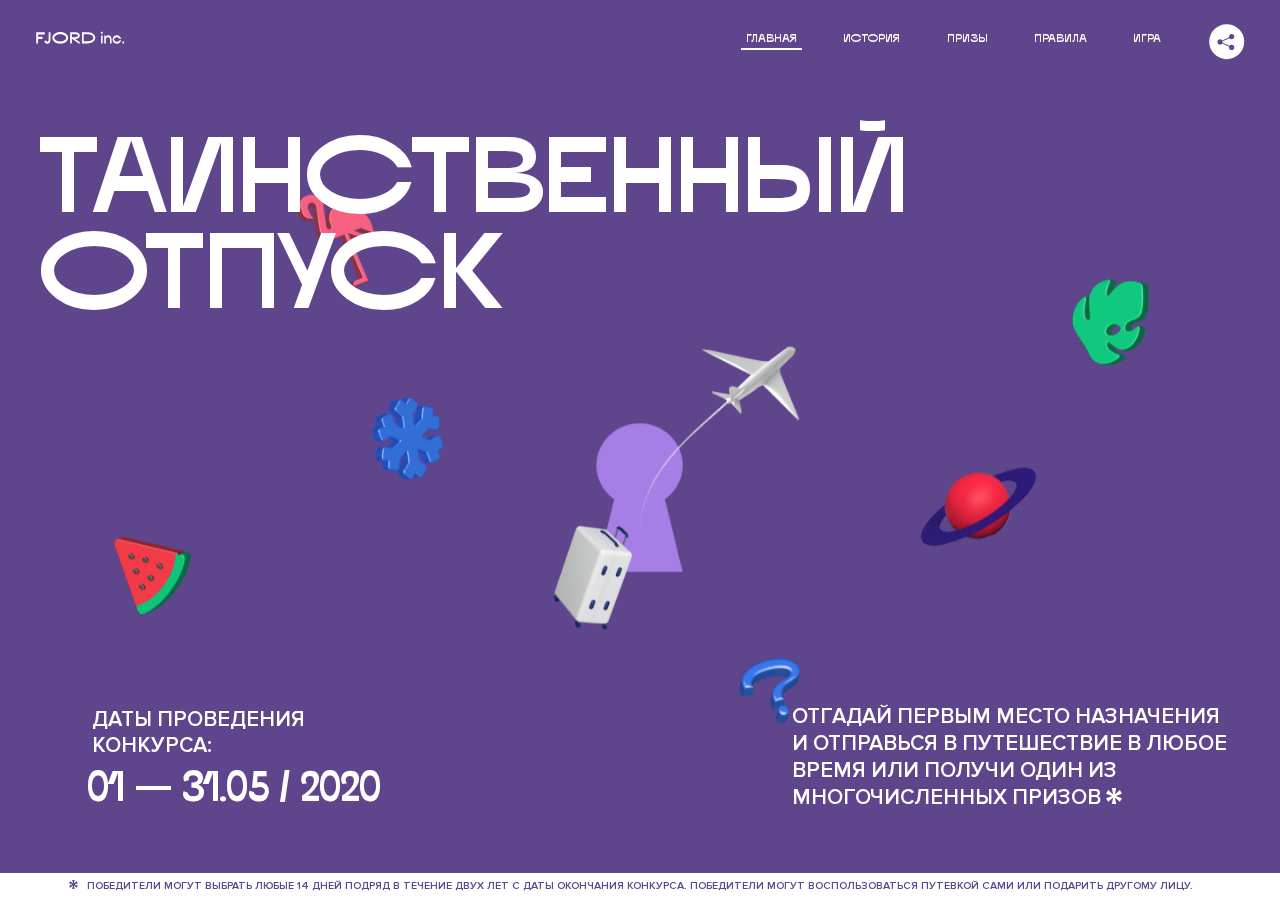
<file: 1/index.html>
<!DOCTYPE html>
<html lang="ru">
<head>
  <meta charset="UTF-8">
  <meta name="description" content="">
  <meta name="viewport" content="width=device-width, initial-scale=1.0">
  <meta http-equiv="X-UA-Compatible" content="ie=edge">
  <title>Mysterious Vacation</title>
<link href="css/style.min.css" rel="stylesheet">  <base href="https://htmlacademy-animation.github.io/2523083-magic-vacation-1/1/">
</head>
<body>

  <header class="page-header js-header">
    <div class="page-header__wrapper">
      <a href="#" class="page-header__logo" aria-label="Перейти на страницу FJORD.Inc">
        <svg width="100" height="15" viewBox="0 0 100 15" fill="none" xmlns="http://www.w3.org/2000/svg">
          <path d="M0.26 1.4V14H2.276V8.906H7.334V6.44H2.276V3.848H9.872V1.4H0.26ZM12.733 14.36C15.127 14.36 16.243 12.65 16.243 9.5V1.4H14.263V8.96C14.263 11.21 13.723 11.876 12.733 11.876C11.833 11.876 11.473 11.3 11.347 10.58L9.36702 10.94C9.63702 13.046 10.663 14.36 12.733 14.36ZM18.3918 7.7C18.3918 11.372 22.3878 14.36 27.3198 14.36C32.2518 14.36 36.2478 11.372 36.2478 7.7C36.2478 4.028 32.2518 1.04 27.3198 1.04C22.3878 1.04 18.3918 4.028 18.3918 7.7ZM20.6058 7.7C20.6058 5.378 23.6118 3.524 27.3198 3.524C30.9918 3.524 33.9798 5.378 33.9798 7.7C33.9798 10.004 30.9918 11.858 27.3198 11.858C23.6118 11.858 20.6058 10.004 20.6058 7.7ZM40.403 14V8.906H40.799L49.079 14.702V12.38L44.039 8.906H44.201C47.999 8.906 49.277 7.304 49.277 5.162C49.277 3.092 47.999 1.4 44.201 1.4H38.387V14H40.403ZM43.535 3.722C45.785 3.722 47.045 4.136 47.045 5.432C47.045 6.764 45.785 7.034 43.535 7.034H40.403V3.722H43.535ZM51.6936 1.382V14H57.8676C62.7456 14 66.7236 11.534 66.7236 7.7C66.7236 3.848 62.7456 1.382 57.8676 1.382H51.6936ZM53.7096 11.624V3.722H57.5436C61.5396 3.722 64.4916 5.018 64.4916 7.7C64.4916 10.238 61.5396 11.624 57.5436 11.624H53.7096ZM73.1832 14.018H74.9832V5H73.1832V14.018ZM72.9132 1.976C72.9132 2.57 73.3992 3.092 74.0832 3.092C74.7492 3.092 75.2352 2.57 75.2352 1.976C75.2352 1.382 74.7672 0.805999 74.0832 0.805999C73.3812 0.805999 72.9132 1.382 72.9132 1.976ZM76.7867 14H78.5687V9.104C78.7487 8.006 79.5947 6.962 81.0887 6.962C82.1147 6.962 83.2667 7.448 83.2667 9.554V14H85.0487V9.014C85.0487 6.152 83.2307 4.73 81.3587 4.73C79.9187 4.73 79.0727 5.558 78.5687 6.854V5H76.7867V14ZM90.9898 14.27C93.5098 14.27 95.3818 12.506 95.7238 10.328H94.0498C93.7258 11.3 92.6998 12.02 90.9898 12.02C88.8478 12.02 87.7678 10.922 87.7678 9.59C87.7678 8.24 88.8478 6.962 90.9898 6.962C92.7538 6.962 93.7978 7.844 94.0858 8.924H95.7418C95.4358 6.71 93.6178 4.73 90.9898 4.73C88.0918 4.73 86.1298 7.124 86.1298 9.59C86.1298 12.074 88.1278 14.27 90.9898 14.27ZM97.0693 12.938C97.0693 13.658 97.5553 14.144 98.2753 14.144C98.9953 14.144 99.4813 13.658 99.4813 12.938C99.4813 12.2 98.9953 11.714 98.2753 11.714C97.5553 11.714 97.0693 12.2 97.0693 12.938Z" fill="currentColor"></path>
        </svg>
      </a>
      <button class="page-header__toggler js-menu-toggler" type="button" aria-label="Управление мобильным меню"><span>Меню</span></button>
      <nav class="page-header__nav">
        <div class="page-header__menu js-menu" id="menu">
          <ul>
            <li>
              <a class="js-menu-link active" href="#top" data-href="top">главная</a>
            </li>
            <li>
              <a class="js-menu-link" href="#story" data-href="story">история</a>
            </li>
            <li>
              <a class="js-menu-link" href="#prizes" data-href="prizes">призы</a>
            </li>
            <li>
              <a class="js-menu-link" href="#rules" data-href="rules">правила</a>
            </li>
            <li>
              <a class="js-menu-link" href="#game" data-href="game">игра</a>
            </li>
          </ul>
        </div>
        <div class="page-header__social">
          <div class="social-block js-social-block">
            <button class="social-block__toggler" aria-label="Управлять блоком с социальными кнопками">
              <svg width="26" height="22" viewBox="0 0 27 22" fill="none" xmlns="http://www.w3.org/2000/svg">
                <path d="M19.6721 7.43664C21.6273 7.43664 23.213 5.85095 23.213 3.89566C23.213 1.94037 21.6273 0.354675 19.6721 0.354675C17.7168 0.354675 16.1311 1.94037 16.1311 3.89566C16.1311 4.19968 16.1728 4.49178 16.2458 4.77345L7.21751 8.95527C6.57519 8.05214 5.52303 7.46049 4.33078 7.46049C2.37549 7.46049 0.789795 9.04618 0.789795 11.0015C0.789795 12.9568 2.37549 14.5425 4.33078 14.5425C5.52303 14.5425 6.57668 13.9508 7.21751 13.0477L16.2458 17.2295C16.1743 17.5112 16.1311 17.8033 16.1311 18.1073C16.1311 20.0626 17.7168 21.6483 19.6721 21.6483C21.6273 21.6483 23.213 20.0626 23.213 18.1073C23.213 16.152 21.6273 14.5663 19.6721 14.5663C18.4798 14.5663 17.4262 15.158 16.7853 16.0611L7.75701 11.8793C7.82854 11.5976 7.87176 11.3055 7.87176 11.0015C7.87176 10.6974 7.83003 10.4053 7.75701 10.1237L16.7853 5.94186C17.4262 6.84499 18.4783 7.43664 19.6721 7.43664Z" fill="currentColor"></path>
              </svg>
            </button>
            <ul class="social-block__list">
              <li>
                <a class="social-block__link social-block__link--fb" href="#" aria-label="Мы на Facebook">
                  <svg width="8" height="17" viewBox="0 0 8 17" fill="none" xmlns="http://www.w3.org/2000/svg">
                    <path d="M4.24646 16.9899H1.09275L1.05793 8.49828H0V5.30707H1.05793V3.81124C1.05793 1.42084 2.57654 0 5.21735 0H7.41758V3.18585H5.30841C4.28262 3.18585 4.2478 3.48582 4.2478 4.24914V5.30707H7.42964L7.16716 8.49828H4.2478V16.9899H4.24646Z" fill="currentColor"></path>
                  </svg>
                </a>
              </li>
              <li>
                <a class="social-block__link social-block__link--insta" href="#" aria-label="Мы в Instagram">
                  <svg width="15" height="15" viewBox="0 0 15 15" fill="none" xmlns="http://www.w3.org/2000/svg">
                    <path d="M11.0197 0H4.19806C2.14246 0 0.471191 1.66993 0.471191 3.72285V10.5499C0.471191 12.6082 2.14112 14.2727 4.19806 14.2727H11.0197C13.0753 14.2727 14.7466 12.6082 14.7466 10.5499V3.72285C14.7466 1.67127 13.0753 0 11.0197 0ZM11.0197 12.4849H4.19806C3.13076 12.4849 2.26432 11.6158 2.26432 10.5512V3.72419C2.26432 2.65956 3.13076 1.79715 4.19806 1.79715H11.0197C12.087 1.79715 12.9535 2.6609 12.9535 3.72419V10.5512C12.9535 11.6145 12.087 12.4849 11.0197 12.4849Z" fill="currentColor"></path>
                    <path d="M7.60887 3.11084C5.38989 3.11084 3.58203 4.9187 3.58203 7.14036C3.58203 9.35532 5.38989 11.1645 7.60887 11.1645C9.83053 11.1645 11.6357 9.35666 11.6357 7.14036C11.6357 4.9187 9.83053 3.11084 7.60887 3.11084ZM7.60887 9.36871C6.37551 9.36871 5.37784 8.37372 5.37784 7.14036C5.37784 5.90699 6.37551 4.90665 7.60887 4.90665C8.83822 4.90665 9.84259 5.90833 9.84259 7.14036C9.84392 8.37238 8.83822 9.36871 7.60887 9.36871Z" fill="currentColor"></path>
                    <path d="M11.3573 2.35962C10.8256 2.35962 10.3931 2.79752 10.3931 3.32381C10.3931 3.85546 10.8256 4.29336 11.3573 4.29336C11.8862 4.29336 12.3215 3.85546 12.3215 3.32381C12.3215 2.79752 11.8862 2.35962 11.3573 2.35962Z" fill="currentColor"></path>
                  </svg>
                </a>
              </li>
              <li>
                <a class="social-block__link social-block__link--vk" href="#" aria-label="Мы ВКонтакте">
                  <svg width="17" height="10" viewBox="0 0 17 10" fill="none" xmlns="http://www.w3.org/2000/svg">
                    <path d="M14.1234 4.9002C14.1234 4.9002 16.3623 1.72708 16.5866 0.680242C16.6595 0.312285 16.4947 0.103188 16.1069 0.103188C16.1069 0.103188 14.8193 0.103188 14.168 0.103188C13.7235 0.103188 13.5587 0.293278 13.4235 0.579768C13.4235 0.579768 12.3724 2.82553 11.0969 4.24712C10.6861 4.70333 10.4781 4.84318 10.2511 4.84318C10.0646 4.84318 9.98625 4.6911 9.98625 4.27834V0.649016C9.98625 0.147997 9.92545 0.00135496 9.5066 0.00135496H6.39628C6.15578 0.00135496 6.0085 0.134417 6.0085 0.324506C6.0085 0.801084 6.73406 0.908351 6.73406 2.20231V4.87305C6.73406 5.40529 6.70569 5.61575 6.45303 5.61575C5.78016 5.61575 4.19528 3.30618 3.30623 0.678887C3.12923 0.145282 2.93737 0 2.43475 0H0.486409C0.205373 0 0 0.190085 0 0.476576C0 0.991172 0.60666 3.40801 2.99277 6.64358C4.59927 8.8201 6.70569 10 8.60269 10C9.76196 10 10.0416 9.80312 10.0416 9.31432V7.63883C10.0416 7.22607 10.2065 7.04956 10.4429 7.04956C10.7078 7.04956 11.1847 7.13238 12.2805 8.22268C13.5843 9.47862 13.6762 10 14.3896 10H16.5676C16.7919 10 17 9.89273 17 9.52342C17 9.02919 16.3623 8.15343 15.384 7.10659C14.9801 6.56755 14.3302 5.98914 14.1248 5.72301C13.8275 5.40801 13.9154 5.23014 14.1234 4.9002Z" fill="currentColor"></path>
                  </svg>
                </a>
              </li>
            </ul>
          </div>
        </div>
      </nav>
    </div>
  </header>

  <main class="page-content">

    <section class="animation-screen"></section>

    <section class="screen screen--hidden screen--intro" id="top">
      <div class="screen__wrapper">
        <div class="intro">
          <h1 class="intro__title">Таинственный отпуск</h1>
          <div class="intro__content">
            <div class="intro__info">
              <p class="intro__label">Даты проведения конкурса:</p>
              <p class="intro__date">01 — 31.05 / 2020</p>
            </div>
            <div class="intro__message">
              <p>
                Отгадай первым место назначения и&nbsp;отправься в&nbsp;путешествие в&nbsp;любое время или получи один из многочисленных призов
                <svg width="16" height="16" viewBox="0 0 10 10" fill="none" xmlns="http://www.w3.org/2000/svg">
                  <path d="M0 6.35337L3.90271 4.99012L0 3.64663L1.34615 1.32374L4.44287 4.01073L3.67364 0H6.34615L5.57692 4.01073L8.65385 1.32374L10 3.64663L6.13405 4.99012L10 6.35337L8.65385 8.65651L5.57692 5.98927L6.34615 10H3.67364L4.44287 5.96952L1.34615 8.65651L0 6.35337Z" fill="currentColor"></path>
                </svg>
              </p>
            </div>
          </div>
        </div>
      </div>
      <div class="screen__footer js-footer">
        <button class="screen__footer-enlarge js-footer-toggler" type="button" aria-label="Показать сообщение">
          <svg width="10" height="10" viewBox="0 0 10 10" fill="none" xmlns="http://www.w3.org/2000/svg">
            <path d="M0 6.35337L3.90271 4.99012L0 3.64663L1.34615 1.32374L4.44287 4.01073L3.67364 0H6.34615L5.57692 4.01073L8.65385 1.32374L10 3.64663L6.13405 4.99012L10 6.35337L8.65385 8.65651L5.57692 5.98927L6.34615 10H3.67364L4.44287 5.96952L1.34615 8.65651L0 6.35337Z" fill="currentColor"></path>
          </svg>
        </button>
        <button class="screen__footer-collapse js-footer-toggler" type="button" aria-label="Скрыть сообщение">
          <svg width="13" height="13" viewBox="0 0 13 13" fill="none" xmlns="http://www.w3.org/2000/svg">
            <line x1="12.3536" y1="0.353553" x2="0.738349" y2="11.9688" stroke="currentColor"></line>
            <line x1="0.738319" y1="0.539925" x2="12.3535" y2="12.1551" stroke="currentColor"></line>
          </svg>
        </button>
        <div class="screen__footer-wrapper">
          <div class="screen__footer-announce">
            <p class="screen__footer-label">Даты проведения конкурса:</p>
            <p class="screen__footer-date">01 — 31.05 / 2020</p>
          </div>
          <div class="screen__footer-note">
            <p>
              <svg width="10" height="10" viewBox="0 0 10 10" fill="none" xmlns="http://www.w3.org/2000/svg">
                <path d="M0 6.35337L3.90271 4.99012L0 3.64663L1.34615 1.32374L4.44287 4.01073L3.67364 0H6.34615L5.57692 4.01073L8.65385 1.32374L10 3.64663L6.13405 4.99012L10 6.35337L8.65385 8.65651L5.57692 5.98927L6.34615 10H3.67364L4.44287 5.96952L1.34615 8.65651L0 6.35337Z" fill="currentColor"></path>
              </svg>
              <span>Победители могут выбрать любые 14 дней подряд в&nbsp;течение двух лет с&nbsp;даты окончания конкурса. Победители могут воспользоваться путевкой сами или подарить другому лицу.</span>
            </p>
          </div>
        </div>
      </div>
    </section>

    <section class="screen screen--hidden screen--story" id="story">

      <div class="slider swiper-container js-slider">

        <div class="swiper-wrapper">

          <div class="slider__item swiper-slide">
            <h2 class="slider__item-title">История</h2>
            <p class="slider__item-text">Джеймс Таргет был основателем компании &laquo;Fjord Inc.&raquo;. С&nbsp;1965 года &laquo;Fjord Inc.&raquo; прославилась надёжными и&nbsp;удобными чемоданами и&nbsp;аксессуарами для туристов.</p>
          </div>

          <div class="slider__item swiper-slide">
            <p class="slider__item-text">Когда Джеймсу было 7&nbsp;лет, в&nbsp;их&nbsp;доме гостил дядюшка и&nbsp;развлекал детей рассказами о&nbsp;своей поездке в&nbsp;место, показавшееся малышу Таргету невероятным. Тогда Джеймс решил, что однажды посетит его, но&nbsp;не&nbsp;будет рассказывать о&nbsp;мечте, пока не&nbsp;осуществит.</p>
          </div>

          <div class="slider__item swiper-slide">
            <p class="slider__item-text">Джеймс Таргет стал увлеченным путешественником. Он&nbsp;посетил 5&nbsp;континентов, 126&nbsp;стран.</p>
          </div>

          <div class="slider__item swiper-slide">
            <p class="slider__item-text">Он&nbsp;сплавлялся по&nbsp;Амазонке и&nbsp;погружался в&nbsp;пещеры Франции, медитировал в&nbsp;горах Тибета и&nbsp;пожимал руку вождя племени Акугауа.</p>
          </div>

          <div class="slider__item swiper-slide">
            <p class="slider__item-text">Из&nbsp;своих поездок Джеймс Таргет привозил идеи, как сделать свои чемоданы &laquo;Fjord Inc.&raquo; удобными и&nbsp;приспособленными к&nbsp;разным дорожным условиям.</p>
          </div>

          <div class="slider__item swiper-slide">
            <p class="slider__item-text">Всё это время Джеймс не&nbsp;оставлял идею поездки своей мечты. Однако, как только он&nbsp;брался за&nbsp;планирование, возникали препятствия, не&nbsp;позволяющие отправиться туда.</p>
          </div>

          <div class="slider__item swiper-slide">
            <p class="slider__item-text">В&nbsp;возрасте 67&nbsp;лет Джеймс Таргет попал под лавину и&nbsp;погиб. В&nbsp;своём завещании он&nbsp;поручил отправить в&nbsp;заветное путешествие трёх смельчаков, единых с&nbsp;ним духом.</p>
          </div>

          <div class="slider__item swiper-slide">
            <p class="slider__item-text">Тех, кто сможет узнать таинственное место, задавая вопросы специально обученному ИИ&nbsp;&laquo;Соне&raquo;, ждет фантастическое путешествие.</p>
          </div>
        </div>
        <div class="slider__controls">
          <button class="slider__control slider__control--prev js-control-prev" type="button" aria-label="Показать предыдущую историю">
            <svg width="12" height="22" viewBox="0 0 12 22" fill="none" xmlns="http://www.w3.org/2000/svg">
              <path d="M11 1L1 11L11 21" stroke="currentColor" stroke-width="2" stroke-linejoin="round"></path>
            </svg>
          </button>
          <button class="slider__control slider__control--next js-control-next" type="button" aria-label="Показать следующую историю">
            <svg width="12" height="22" viewBox="0 0 12 22" fill="none" xmlns="http://www.w3.org/2000/svg">
              <path d="M1 1L11 11L1 21" stroke="currentColor" stroke-width="2" stroke-linejoin="round"></path>
            </svg>
          </button>
        </div>
        <div class="slider__pagination swiper-pagination"></div>
      </div>
    </section>

    <section class="screen screen--hidden screen--prizes" id="prizes">
      <div class="screen__wrapper">
        <div class="prizes">
          <h2 class="prizes__title">ПРизы</h2>
          <div class="prizes__lead">
            <p>Найди ответ и&nbsp;получи один из&nbsp;призов:</p>
          </div>
          <ul class="prizes__list">
            <li class="prizes__item prizes__item--journeys">
              <div class="prizes__icon">
                <picture>
                  <source srcset="img/prize1-mob.svg" media="(orientation: portrait)">
                  <img src="img/prize1.svg" alt="">
                </picture>
              </div>
              <p class="prizes__desc">
                <b>3</b>
                <span>загадочных путешествия</span>
              </p>
            </li>
            <li class="prizes__item prizes__item--cases">
              <div class="prizes__icon">
                <picture>
                  <source srcset="img/prize2-mob.svg" media="(orientation: portrait)">
                  <img src="img/prize2.svg" alt="">
                </picture>
              </div>
              <p class="prizes__desc">
                <b>7</b>
                <span>надежных чемоданов</span>
              </p>
            </li>
            <li class="prizes__item prizes__item--codes">
              <div class="prizes__icon">
                <picture>
                  <source srcset="img/prize3-mob.svg" media="(orientation: portrait)">
                  <img src="img/prize3.svg" alt="">
                </picture>
              </div>
              <p class="prizes__desc">
                <b>900</b>
                <span>
                  промокодов на&nbsp;скидку 15%
                  <svg width="10" height="10" viewBox="0 0 10 10" fill="none" xmlns="http://www.w3.org/2000/svg">
                    <path d="M0 6.35337L3.90271 4.99012L0 3.64663L1.34615 1.32374L4.44287 4.01073L3.67364 0H6.34615L5.57692 4.01073L8.65385 1.32374L10 3.64663L6.13405 4.99012L10 6.35337L8.65385 8.65651L5.57692 5.98927L6.34615 10H3.67364L4.44287 5.96952L1.34615 8.65651L0 6.35337Z" fill="currentColor"></path>
                  </svg>
                </span>
              </p>
            </li>
          </ul>
        </div>
      </div>
      <div class="screen__footer js-footer">
        <button class="screen__footer-enlarge js-footer-toggler" type="button" aria-label="Показать сообщение">
          <svg width="10" height="10" viewBox="0 0 10 10" fill="none" xmlns="http://www.w3.org/2000/svg">
            <path d="M0 6.35337L3.90271 4.99012L0 3.64663L1.34615 1.32374L4.44287 4.01073L3.67364 0H6.34615L5.57692 4.01073L8.65385 1.32374L10 3.64663L6.13405 4.99012L10 6.35337L8.65385 8.65651L5.57692 5.98927L6.34615 10H3.67364L4.44287 5.96952L1.34615 8.65651L0 6.35337Z" fill="currentColor"></path>
          </svg>
        </button>
        <button class="screen__footer-collapse js-footer-toggler" type="button" aria-label="Скрыть сообщение">
          <svg width="13" height="13" viewBox="0 0 13 13" fill="none" xmlns="http://www.w3.org/2000/svg">
            <line x1="12.3536" y1="0.353553" x2="0.738349" y2="11.9688" stroke="currentColor"></line>
            <line x1="0.738319" y1="0.539925" x2="12.3535" y2="12.1551" stroke="currentColor"></line>
          </svg>
        </button>
        <div class="screen__footer-wrapper">
          <div class="screen__footer-announce">
            <p class="screen__footer-label">Даты проведения конкурса:</p>
            <p class="screen__footer-date">01 — 31.05 / 2020</p>
          </div>
          <div class="screen__footer-note">
            <p>
              <svg width="10" height="10" viewBox="0 0 10 10" fill="none" xmlns="http://www.w3.org/2000/svg">
                <path d="M0 6.35337L3.90271 4.99012L0 3.64663L1.34615 1.32374L4.44287 4.01073L3.67364 0H6.34615L5.57692 4.01073L8.65385 1.32374L10 3.64663L6.13405 4.99012L10 6.35337L8.65385 8.65651L5.57692 5.98927L6.34615 10H3.67364L4.44287 5.96952L1.34615 8.65651L0 6.35337Z" fill="currentColor"></path>
              </svg>
              <span>Скидка&nbsp;15% на&nbsp;единоразовое приобретение путёвки с&nbsp;1&nbsp;июня 2020 по&nbsp;31&nbsp;мая 2022&nbsp;года. Суммируется с&nbsp;другими акциями</span>
            </p>
          </div>
        </div>
      </div>
    </section>

    <section class="screen screen--hidden screen--rules" id="rules">
      <div class="screen__wrapper">
        <div class="rules">
          <h2 class="rules__title">Правила</h2>
          <div class="rules__lead">
            <p>Для того чтобы получить наследство Джеймса Таргета, тебе нужно выведать у&nbsp;&laquo;Сони&raquo;, куда предстоит отправиться тебе в&nbsp;случае победы</p>
          </div>
          <ol class="rules__list">
            <li class="rules__item">
              <p>Тебе отводится <br>5&nbsp;минут</p>
            </li>
            <li class="rules__item">
              <p>Задавай любые вопросы в&nbsp;текстовом поле</p>
            </li>
            <li class="rules__item">
              <p>Нажимай кнопку &laquo;Узнать&raquo;, чтобы получить ответ</p>
            </li>
            <li class="rules__item">
              <p>&laquo;Соня&raquo; может отвечать только&nbsp;Да или Нет</p>
            </li>
          </ol>
          <a href="#game" class="rules__link btn">Погнали!</a>
        </div>
      </div>
      <div class="screen__disclaimer">
        <div class="disclaimer">
          <ul>
            <li>
              <a href="#">Правовая информация</a>
            </li>
            <li>
              <a href="#">Подробные правила</a>
            </li>
          </ul>
        </div>
      </div>
    </section>

    <section class="screen screen--hidden screen--game" id="game">
      <div class="screen__wrapper">
        <div class="game">
          <div class="game__header">
            <h2 class="game__title">Игра</h2>
            <div class="game__counter">
              <span>05</span>:<span>00</span>
            </div>
          </div>
          <div class="game__body">
            <div class="chat">
              <div class="chat__body js-chat">
                <ul class="chat__list" id="messages"></ul>
              </div>
              <div class="chat__footer">
                <form action="#" method="post" class="form" id="message-form">
                  <label for="message-field" class="visually-hidden">Поле для ввода вопроса</label>
                  <input type="text" class="form__field" id="message-field">
                  <button class="form__button btn">
                    Узнать
                    <svg width="18" height="19" viewBox="0 0 18 19" fill="none" xmlns="http://www.w3.org/2000/svg">
                      <path stroke="currentColor" stroke-width="2" d="M9 19V1"></path>
                      <path d="M1 9l8-8 8 8" stroke="currentColor" stroke-width="2" stroke-linejoin="round"></path>
                    </svg>
                  </button>
                </form>
              </div>
            </div>
          </div>
          <!-- временные кнопки для показа результата -->
          <div class="game__buttons">
            <button class="game__button btn js-show-result" type="button" data-target="result">Положительный результат</button>
            <button class="game__button btn js-show-result" type="button" data-target="result2">Положительный результат - 2</button>
            <button class="game__button btn js-show-result" type="button" data-target="result3">Отрицательный результат</button>
          </div>
        </div>
      </div>
    </section>

    <section class="screen screen--hidden screen--result" id="result">
      <div class="screen__wrapper">
        <div class="result result--trip">
          <div class="result__image">
            <picture>
              <source srcset="img/result1-mob.png 1x, img/result1-mob@2x.png 2x" media="(max-width: 768px) and (orientation: portrait)">
              <img src="img/result1.png" srcset="img/result1@2x.png 2x" alt="">
            </picture>
          </div>
          <h2 class="result__title">
            <span class="visually-hidden">ПОбеда!</span>
            <svg xmlns="http://www.w3.org/2000/svg" viewBox="0 0 568.85 109.24">
              <path d="M16,24.44V92H2.6V8H75V92H61.52V24.44H16Z" transform="translate(-2.1 -1.5)" fill="none" stroke="currentColor"></path>
              <path d="M148.76,5.6c32.88,0,59.52,19.92,59.52,44.4s-26.64,44.4-59.52,44.4S89.24,74.48,89.24,50,115.88,5.6,148.76,5.6Zm0,72.12c24.48,0,44.4-12.36,44.4-27.72s-19.92-27.84-44.4-27.84C124,22.16,104,34.52,104,50S124,77.72,148.76,77.72Z" transform="translate(-2.1 -1.5)" fill="none" stroke="currentColor"></path>
              <path d="M287.36,8V24.44H236v14.4h25.32c25.44,0,34,11.16,34,26.52,0,15.6-8.52,26.64-34,26.64H222.56V8h64.8ZM256.88,76.52c15.12,0,23.52-2,23.52-11.52S272,54.44,256.88,54.44H236V76.52h20.88Z" transform="translate(-2.1 -1.5)" fill="none" stroke="currentColor"></path>
              <path d="M371.47,8V24.44H320.84V41.6h33.6V58h-33.6V75.56h50.64V92H307.4V8h64.08Z" transform="translate(-2.1 -1.5)" fill="none" stroke="currentColor"></path>
              <path d="M382.39,110.24V75.56h7.44c4.56-4.68,7.8-18.36,8.76-56L399,8h48.6V75.56h10v34.68H442.87V92H397v18.24H382.39Zm51.72-34.68V24.44H411.55v3.12c-0.48,22.44-3.24,37.68-7.2,48h29.76Z" transform="translate(-2.1 -1.5)" fill="none" stroke="currentColor"></path>
              <path d="M463.75,92l28-84h27.12l28.08,84H533.47l-7.8-23.52h-37.8L480.07,92H463.75Zm56.64-40L507,11.84,493.51,52h26.88Z" transform="translate(-2.1 -1.5)" fill="none" stroke="currentColor"></path>
              <path d="M554.12,70.4L555.55,2H569l1.44,68.4H554.12Zm8.28,6.36c4.8,0,8,3.24,8,8.16a8,8,0,1,1-16.08,0C554.35,80,557.59,76.76,562.39,76.76Z" transform="translate(-2.1 -1.5)" fill="none" stroke="currentColor"></path>
            </svg>
          </h2>
          <div class="result__text">
            <p>ты&nbsp;отправляешься в&nbsp;Арктику!</p>
          </div>
          <div class="result__form">
            <form action="#" method="post" class="form form--result">
              <label for="email-field" class="form__label">зарегистрируй результат</label>
              <input type="email" class="form__field" id="email-field" placeholder="e-mail для регистации результата и получения приза" required="">
              <button class="form__button btn">
                отправить
                <svg width="18" height="19" viewBox="0 0 18 19" fill="none" xmlns="http://www.w3.org/2000/svg">
                  <path stroke="currentColor" stroke-width="2" d="M9 19V1"></path>
                  <path d="M1 9l8-8 8 8" stroke="currentColor" stroke-width="2" stroke-linejoin="round"></path>
                </svg>
              </button>
            </form>
          </div>
        </div>
      </div>
    </section>

    <section class="screen screen--hidden screen--result" id="result2">
      <div class="screen__wrapper">
        <div class="result result--prize">
          <div class="result__image">
            <picture>
              <source srcset="img/result2-mob.png 1x, img/result2-mob@2x.png 2x" media="(max-width: 768px) and (orientation: portrait)">
              <img src="img/result2.png" srcset="img/result2@2x.png 2x" alt="">
            </picture>
          </div>
          <h2 class="result__title">
            <span class="visually-hidden">ПОбеда!</span>
            <svg xmlns="http://www.w3.org/2000/svg" viewBox="0 0 568.85 109.24">
              <path d="M16,24.44V92H2.6V8H75V92H61.52V24.44H16Z" transform="translate(-2.1 -1.5)" fill="none" stroke="currentColor"></path>
              <path d="M148.76,5.6c32.88,0,59.52,19.92,59.52,44.4s-26.64,44.4-59.52,44.4S89.24,74.48,89.24,50,115.88,5.6,148.76,5.6Zm0,72.12c24.48,0,44.4-12.36,44.4-27.72s-19.92-27.84-44.4-27.84C124,22.16,104,34.52,104,50S124,77.72,148.76,77.72Z" transform="translate(-2.1 -1.5)" fill="none" stroke="currentColor"></path>
              <path d="M287.36,8V24.44H236v14.4h25.32c25.44,0,34,11.16,34,26.52,0,15.6-8.52,26.64-34,26.64H222.56V8h64.8ZM256.88,76.52c15.12,0,23.52-2,23.52-11.52S272,54.44,256.88,54.44H236V76.52h20.88Z" transform="translate(-2.1 -1.5)" fill="none" stroke="currentColor"></path>
              <path d="M371.47,8V24.44H320.84V41.6h33.6V58h-33.6V75.56h50.64V92H307.4V8h64.08Z" transform="translate(-2.1 -1.5)" fill="none" stroke="currentColor"></path>
              <path d="M382.39,110.24V75.56h7.44c4.56-4.68,7.8-18.36,8.76-56L399,8h48.6V75.56h10v34.68H442.87V92H397v18.24H382.39Zm51.72-34.68V24.44H411.55v3.12c-0.48,22.44-3.24,37.68-7.2,48h29.76Z" transform="translate(-2.1 -1.5)" fill="none" stroke="currentColor"></path>
              <path d="M463.75,92l28-84h27.12l28.08,84H533.47l-7.8-23.52h-37.8L480.07,92H463.75Zm56.64-40L507,11.84,493.51,52h26.88Z" transform="translate(-2.1 -1.5)" fill="none" stroke="currentColor"></path>
              <path d="M554.12,70.4L555.55,2H569l1.44,68.4H554.12Zm8.28,6.36c4.8,0,8,3.24,8,8.16a8,8,0,1,1-16.08,0C554.35,80,557.59,76.76,562.39,76.76Z" transform="translate(-2.1 -1.5)" fill="none" stroke="currentColor"></path>
            </svg>
          </h2>
          <div class="result__text">
            <p>чемодан &laquo;Fjord&nbsp;Inc.&raquo;&nbsp;твой</p>
          </div>
          <div class="result__form">
            <form action="#" method="post" class="form form--result">
              <label for="email-field2" class="form__label">зарегистрируй результат</label>
              <input type="email" class="form__field" id="email-field2" placeholder="e-mail для регистации результата и получения приза" required="">
              <button class="form__button btn">
                отправить
                <svg width="18" height="19" viewBox="0 0 18 19" fill="none" xmlns="http://www.w3.org/2000/svg">
                  <path stroke="currentColor" stroke-width="2" d="M9 19V1"></path>
                  <path d="M1 9l8-8 8 8" stroke="currentColor" stroke-width="2" stroke-linejoin="round"></path>
                </svg>
              </button>
            </form>
          </div>
        </div>
      </div>
    </section>

    <section class="screen screen--hidden screen--result" id="result3">
      <div class="screen__wrapper">
        <div class="result result--negative">
          <div class="result__image">
            <picture>
              <source srcset="img/result3-mob.png 1x, img/result3-mob@2x.png 2x" media="(max-width: 768px) and (orientation: portrait)">
              <img src="img/result3.png" srcset="img/result3@2x.png 2x" alt="">
            </picture>
          </div>
          <h2 class="result__title">
            <span class="visually-hidden">Не угадал!</span>
            <svg xmlns="http://www.w3.org/2000/svg" viewBox="0 0 660.77 109.24">
              <path d="M2.66,92V8H16.1V42.2H53.3V8H66.74V92H53.3V58.64H16.1V92H2.66Z" transform="translate(-2.16 -1.5)" fill="none" stroke="currentColor"></path>
              <path d="M147.62,8V24.44H97V41.6h33.6V58H97V75.56h50.64V92H83.54V8h64.08Z" transform="translate(-2.16 -1.5)" fill="none" stroke="currentColor"></path>
              <path d="M199.22,8l20.52,42.36L235.34,8h16.44l-31,84H204.38l9.48-25.92L185.78,8h13.44Z" transform="translate(-2.16 -1.5)" fill="none" stroke="currentColor"></path>
              <path d="M273.74,24.44V92H260.3V8h50.16V24.44H273.74Z" transform="translate(-2.16 -1.5)" fill="none" stroke="currentColor"></path>
              <path d="M307.1,92l28-84h27.12l28.08,84H376.82L369,68.48h-37.8L323.42,92H307.1Zm56.64-40L350.3,11.84,336.86,52h26.88Z" transform="translate(-2.16 -1.5)" fill="none" stroke="currentColor"></path>
              <path d="M396.38,110.24V75.56h7.44c4.56-4.68,7.8-18.36,8.76-56L412.94,8h48.6V75.56h10v34.68H456.86V92H411v18.24H396.38ZM448.1,75.56V24.44H425.54v3.12c-0.48,22.44-3.24,37.68-7.2,48H448.1Z" transform="translate(-2.16 -1.5)" fill="none" stroke="currentColor"></path>
              <path d="M477.74,92l28-84h27.12L560.9,92H547.46l-7.8-23.52h-37.8L494.06,92H477.74Zm56.64-40-13.44-40.2L507.5,52h26.88Z" transform="translate(-2.16 -1.5)" fill="none" stroke="currentColor"></path>
              <path d="M568.7,76.88a13.77,13.77,0,0,0,5,1c6.6,0,10.44-6.24,12-58.32L586.22,8h46.2V92H619V24.44H598.82l-0.12,3.12C597.14,81,589,94.4,573.74,94.4a28.55,28.55,0,0,1-6.72-.84Z" transform="translate(-2.16 -1.5)" fill="none" stroke="currentColor"></path>
              <path d="M646.1,70.4L647.54,2H661l1.44,68.4H646.1Zm8.28,6.36c4.8,0,8,3.24,8,8.16a8,8,0,0,1-16.08,0C646.34,80,649.58,76.76,654.38,76.76Z" transform="translate(-2.16 -1.5)" fill="none" stroke="currentColor"></path>
            </svg>
          </h2>
          <button class="result__button js-play" type="button">
            не сдавайся!
            <span>
              <svg width="27" height="22" viewBox="0 0 27 22" fill="none" xmlns="http://www.w3.org/2000/svg">
                <path d="M10.6899 1.47998C5.42992 1.47998 1.16992 5.73998 1.16992 11C1.16992 16.26 5.42992 20.52 10.6899 20.52C15.9499 20.52 20.2099 16.26 20.2099 11V7.13998" stroke="currentColor" stroke-width="2" stroke-miterlimit="10"></path>
                <path d="M15.1099 12.5099L20.1499 7.13989L25.3099 12.6299" stroke="currentColor" stroke-width="2" stroke-miterlimit="10" stroke-linejoin="round"></path>
              </svg>
            </span>
          </button>
        </div>
      </div>
    </section>

  </main>

<script src="js/script.js"></script></body>
</html>
</file>
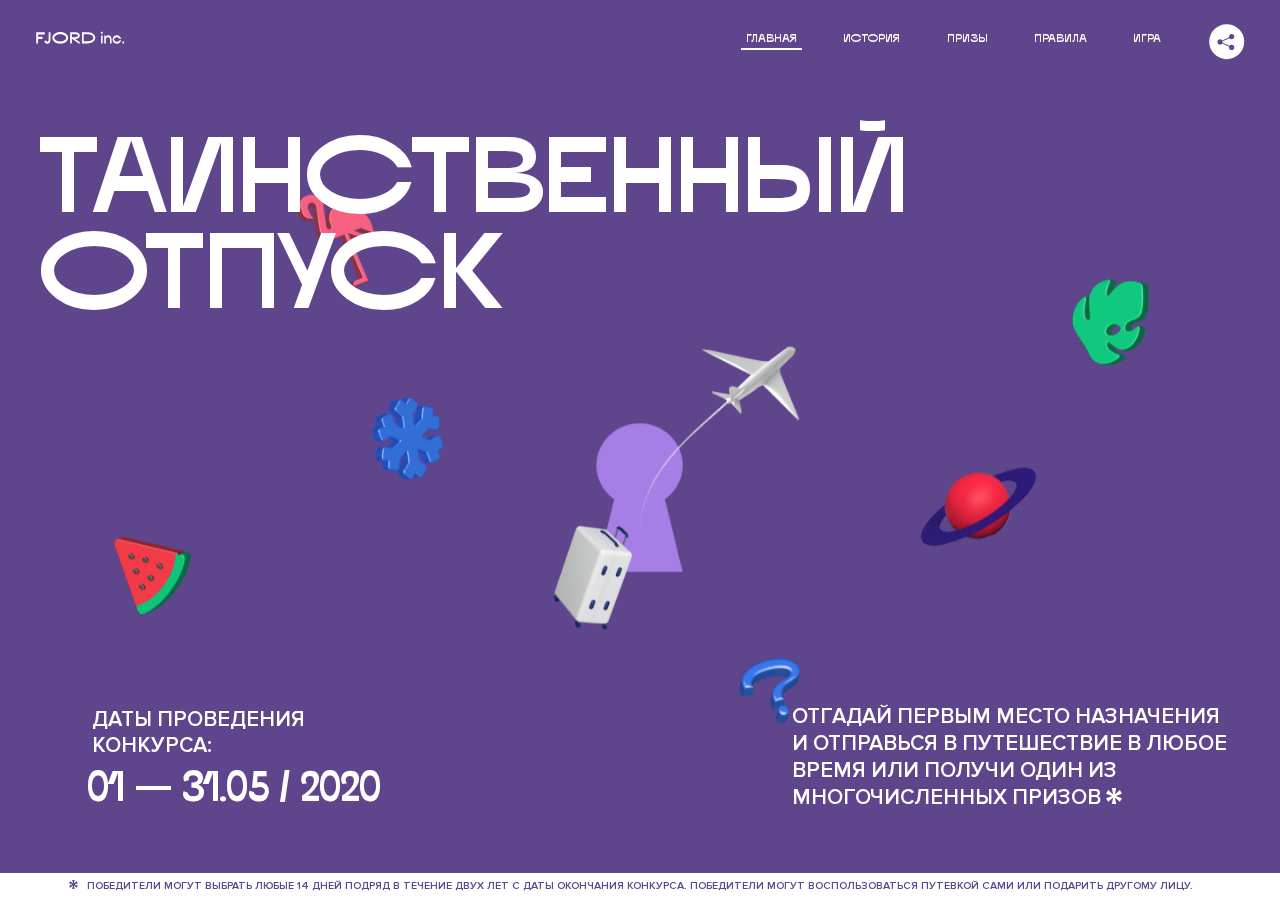
<file: 2/index.html>
<!DOCTYPE html>
<html lang="ru">
<head>
  <meta charset="UTF-8">
  <meta name="description" content="">
  <meta name="viewport" content="width=device-width, initial-scale=1.0">
  <meta http-equiv="X-UA-Compatible" content="ie=edge">
  <title>Mysterious Vacation</title>
<link href="css/style.min.css" rel="stylesheet">  <base href="https://htmlacademy-animation.github.io/2523083-magic-vacation-1/2/">
</head>
<body>

  <header class="page-header js-header">
    <div class="page-header__wrapper">
      <a href="#" class="page-header__logo" aria-label="Перейти на страницу FJORD.Inc">
        <svg width="100" height="15" viewBox="0 0 100 15" fill="none" xmlns="http://www.w3.org/2000/svg">
          <path d="M0.26 1.4V14H2.276V8.906H7.334V6.44H2.276V3.848H9.872V1.4H0.26ZM12.733 14.36C15.127 14.36 16.243 12.65 16.243 9.5V1.4H14.263V8.96C14.263 11.21 13.723 11.876 12.733 11.876C11.833 11.876 11.473 11.3 11.347 10.58L9.36702 10.94C9.63702 13.046 10.663 14.36 12.733 14.36ZM18.3918 7.7C18.3918 11.372 22.3878 14.36 27.3198 14.36C32.2518 14.36 36.2478 11.372 36.2478 7.7C36.2478 4.028 32.2518 1.04 27.3198 1.04C22.3878 1.04 18.3918 4.028 18.3918 7.7ZM20.6058 7.7C20.6058 5.378 23.6118 3.524 27.3198 3.524C30.9918 3.524 33.9798 5.378 33.9798 7.7C33.9798 10.004 30.9918 11.858 27.3198 11.858C23.6118 11.858 20.6058 10.004 20.6058 7.7ZM40.403 14V8.906H40.799L49.079 14.702V12.38L44.039 8.906H44.201C47.999 8.906 49.277 7.304 49.277 5.162C49.277 3.092 47.999 1.4 44.201 1.4H38.387V14H40.403ZM43.535 3.722C45.785 3.722 47.045 4.136 47.045 5.432C47.045 6.764 45.785 7.034 43.535 7.034H40.403V3.722H43.535ZM51.6936 1.382V14H57.8676C62.7456 14 66.7236 11.534 66.7236 7.7C66.7236 3.848 62.7456 1.382 57.8676 1.382H51.6936ZM53.7096 11.624V3.722H57.5436C61.5396 3.722 64.4916 5.018 64.4916 7.7C64.4916 10.238 61.5396 11.624 57.5436 11.624H53.7096ZM73.1832 14.018H74.9832V5H73.1832V14.018ZM72.9132 1.976C72.9132 2.57 73.3992 3.092 74.0832 3.092C74.7492 3.092 75.2352 2.57 75.2352 1.976C75.2352 1.382 74.7672 0.805999 74.0832 0.805999C73.3812 0.805999 72.9132 1.382 72.9132 1.976ZM76.7867 14H78.5687V9.104C78.7487 8.006 79.5947 6.962 81.0887 6.962C82.1147 6.962 83.2667 7.448 83.2667 9.554V14H85.0487V9.014C85.0487 6.152 83.2307 4.73 81.3587 4.73C79.9187 4.73 79.0727 5.558 78.5687 6.854V5H76.7867V14ZM90.9898 14.27C93.5098 14.27 95.3818 12.506 95.7238 10.328H94.0498C93.7258 11.3 92.6998 12.02 90.9898 12.02C88.8478 12.02 87.7678 10.922 87.7678 9.59C87.7678 8.24 88.8478 6.962 90.9898 6.962C92.7538 6.962 93.7978 7.844 94.0858 8.924H95.7418C95.4358 6.71 93.6178 4.73 90.9898 4.73C88.0918 4.73 86.1298 7.124 86.1298 9.59C86.1298 12.074 88.1278 14.27 90.9898 14.27ZM97.0693 12.938C97.0693 13.658 97.5553 14.144 98.2753 14.144C98.9953 14.144 99.4813 13.658 99.4813 12.938C99.4813 12.2 98.9953 11.714 98.2753 11.714C97.5553 11.714 97.0693 12.2 97.0693 12.938Z" fill="currentColor"></path>
        </svg>
      </a>
      <button class="page-header__toggler js-menu-toggler" type="button" aria-label="Управление мобильным меню"><span>Меню</span></button>
      <nav class="page-header__nav">
        <div class="page-header__menu js-menu" id="menu">
          <ul>
            <li>
              <a class="js-menu-link active" href="#top" data-href="top">главная</a>
            </li>
            <li>
              <a class="js-menu-link" href="#story" data-href="story">история</a>
            </li>
            <li>
              <a class="js-menu-link" href="#prizes" data-href="prizes">призы</a>
            </li>
            <li>
              <a class="js-menu-link" href="#rules" data-href="rules">правила</a>
            </li>
            <li>
              <a class="js-menu-link" href="#game" data-href="game">игра</a>
            </li>
          </ul>
        </div>
        <div class="page-header__social">
          <div class="social-block js-social-block">
            <button class="social-block__toggler" aria-label="Управлять блоком с социальными кнопками">
              <svg width="26" height="22" viewBox="0 0 27 22" fill="none" xmlns="http://www.w3.org/2000/svg">
                <path d="M19.6721 7.43664C21.6273 7.43664 23.213 5.85095 23.213 3.89566C23.213 1.94037 21.6273 0.354675 19.6721 0.354675C17.7168 0.354675 16.1311 1.94037 16.1311 3.89566C16.1311 4.19968 16.1728 4.49178 16.2458 4.77345L7.21751 8.95527C6.57519 8.05214 5.52303 7.46049 4.33078 7.46049C2.37549 7.46049 0.789795 9.04618 0.789795 11.0015C0.789795 12.9568 2.37549 14.5425 4.33078 14.5425C5.52303 14.5425 6.57668 13.9508 7.21751 13.0477L16.2458 17.2295C16.1743 17.5112 16.1311 17.8033 16.1311 18.1073C16.1311 20.0626 17.7168 21.6483 19.6721 21.6483C21.6273 21.6483 23.213 20.0626 23.213 18.1073C23.213 16.152 21.6273 14.5663 19.6721 14.5663C18.4798 14.5663 17.4262 15.158 16.7853 16.0611L7.75701 11.8793C7.82854 11.5976 7.87176 11.3055 7.87176 11.0015C7.87176 10.6974 7.83003 10.4053 7.75701 10.1237L16.7853 5.94186C17.4262 6.84499 18.4783 7.43664 19.6721 7.43664Z" fill="currentColor"></path>
              </svg>
            </button>
            <ul class="social-block__list">
              <li>
                <a class="social-block__link social-block__link--fb" href="#" aria-label="Мы на Facebook">
                  <svg width="8" height="17" viewBox="0 0 8 17" fill="none" xmlns="http://www.w3.org/2000/svg">
                    <path d="M4.24646 16.9899H1.09275L1.05793 8.49828H0V5.30707H1.05793V3.81124C1.05793 1.42084 2.57654 0 5.21735 0H7.41758V3.18585H5.30841C4.28262 3.18585 4.2478 3.48582 4.2478 4.24914V5.30707H7.42964L7.16716 8.49828H4.2478V16.9899H4.24646Z" fill="currentColor"></path>
                  </svg>
                </a>
              </li>
              <li>
                <a class="social-block__link social-block__link--insta" href="#" aria-label="Мы в Instagram">
                  <svg width="15" height="15" viewBox="0 0 15 15" fill="none" xmlns="http://www.w3.org/2000/svg">
                    <path d="M11.0197 0H4.19806C2.14246 0 0.471191 1.66993 0.471191 3.72285V10.5499C0.471191 12.6082 2.14112 14.2727 4.19806 14.2727H11.0197C13.0753 14.2727 14.7466 12.6082 14.7466 10.5499V3.72285C14.7466 1.67127 13.0753 0 11.0197 0ZM11.0197 12.4849H4.19806C3.13076 12.4849 2.26432 11.6158 2.26432 10.5512V3.72419C2.26432 2.65956 3.13076 1.79715 4.19806 1.79715H11.0197C12.087 1.79715 12.9535 2.6609 12.9535 3.72419V10.5512C12.9535 11.6145 12.087 12.4849 11.0197 12.4849Z" fill="currentColor"></path>
                    <path d="M7.60887 3.11084C5.38989 3.11084 3.58203 4.9187 3.58203 7.14036C3.58203 9.35532 5.38989 11.1645 7.60887 11.1645C9.83053 11.1645 11.6357 9.35666 11.6357 7.14036C11.6357 4.9187 9.83053 3.11084 7.60887 3.11084ZM7.60887 9.36871C6.37551 9.36871 5.37784 8.37372 5.37784 7.14036C5.37784 5.90699 6.37551 4.90665 7.60887 4.90665C8.83822 4.90665 9.84259 5.90833 9.84259 7.14036C9.84392 8.37238 8.83822 9.36871 7.60887 9.36871Z" fill="currentColor"></path>
                    <path d="M11.3573 2.35962C10.8256 2.35962 10.3931 2.79752 10.3931 3.32381C10.3931 3.85546 10.8256 4.29336 11.3573 4.29336C11.8862 4.29336 12.3215 3.85546 12.3215 3.32381C12.3215 2.79752 11.8862 2.35962 11.3573 2.35962Z" fill="currentColor"></path>
                  </svg>
                </a>
              </li>
              <li>
                <a class="social-block__link social-block__link--vk" href="#" aria-label="Мы ВКонтакте">
                  <svg width="17" height="10" viewBox="0 0 17 10" fill="none" xmlns="http://www.w3.org/2000/svg">
                    <path d="M14.1234 4.9002C14.1234 4.9002 16.3623 1.72708 16.5866 0.680242C16.6595 0.312285 16.4947 0.103188 16.1069 0.103188C16.1069 0.103188 14.8193 0.103188 14.168 0.103188C13.7235 0.103188 13.5587 0.293278 13.4235 0.579768C13.4235 0.579768 12.3724 2.82553 11.0969 4.24712C10.6861 4.70333 10.4781 4.84318 10.2511 4.84318C10.0646 4.84318 9.98625 4.6911 9.98625 4.27834V0.649016C9.98625 0.147997 9.92545 0.00135496 9.5066 0.00135496H6.39628C6.15578 0.00135496 6.0085 0.134417 6.0085 0.324506C6.0085 0.801084 6.73406 0.908351 6.73406 2.20231V4.87305C6.73406 5.40529 6.70569 5.61575 6.45303 5.61575C5.78016 5.61575 4.19528 3.30618 3.30623 0.678887C3.12923 0.145282 2.93737 0 2.43475 0H0.486409C0.205373 0 0 0.190085 0 0.476576C0 0.991172 0.60666 3.40801 2.99277 6.64358C4.59927 8.8201 6.70569 10 8.60269 10C9.76196 10 10.0416 9.80312 10.0416 9.31432V7.63883C10.0416 7.22607 10.2065 7.04956 10.4429 7.04956C10.7078 7.04956 11.1847 7.13238 12.2805 8.22268C13.5843 9.47862 13.6762 10 14.3896 10H16.5676C16.7919 10 17 9.89273 17 9.52342C17 9.02919 16.3623 8.15343 15.384 7.10659C14.9801 6.56755 14.3302 5.98914 14.1248 5.72301C13.8275 5.40801 13.9154 5.23014 14.1234 4.9002Z" fill="currentColor"></path>
                  </svg>
                </a>
              </li>
            </ul>
          </div>
        </div>
      </nav>
    </div>
  </header>

  <main class="page-content">

    <section class="animation-screen"></section>

    <section class="screen screen--hidden screen--intro" id="top">
      <div class="screen__wrapper">
        <div class="intro">
          <h1 class="intro__title">Таинственный отпуск</h1>
          <div class="intro__content">
            <div class="intro__info">
              <p class="intro__label">Даты проведения конкурса:</p>
              <p class="intro__date">01 — 31.05 / 2020</p>
            </div>
            <div class="intro__message">
              <p>
                Отгадай первым место назначения и&nbsp;отправься в&nbsp;путешествие в&nbsp;любое время или получи один из многочисленных призов
                <svg width="16" height="16" viewBox="0 0 10 10" fill="none" xmlns="http://www.w3.org/2000/svg">
                  <path d="M0 6.35337L3.90271 4.99012L0 3.64663L1.34615 1.32374L4.44287 4.01073L3.67364 0H6.34615L5.57692 4.01073L8.65385 1.32374L10 3.64663L6.13405 4.99012L10 6.35337L8.65385 8.65651L5.57692 5.98927L6.34615 10H3.67364L4.44287 5.96952L1.34615 8.65651L0 6.35337Z" fill="currentColor"></path>
                </svg>
              </p>
            </div>
          </div>
        </div>
      </div>
      <div class="screen__footer js-footer">
        <button class="screen__footer-enlarge js-footer-toggler" type="button" aria-label="Показать сообщение">
          <svg width="10" height="10" viewBox="0 0 10 10" fill="none" xmlns="http://www.w3.org/2000/svg">
            <path d="M0 6.35337L3.90271 4.99012L0 3.64663L1.34615 1.32374L4.44287 4.01073L3.67364 0H6.34615L5.57692 4.01073L8.65385 1.32374L10 3.64663L6.13405 4.99012L10 6.35337L8.65385 8.65651L5.57692 5.98927L6.34615 10H3.67364L4.44287 5.96952L1.34615 8.65651L0 6.35337Z" fill="currentColor"></path>
          </svg>
        </button>
        <button class="screen__footer-collapse js-footer-toggler" type="button" aria-label="Скрыть сообщение">
          <svg width="13" height="13" viewBox="0 0 13 13" fill="none" xmlns="http://www.w3.org/2000/svg">
            <line x1="12.3536" y1="0.353553" x2="0.738349" y2="11.9688" stroke="currentColor"></line>
            <line x1="0.738319" y1="0.539925" x2="12.3535" y2="12.1551" stroke="currentColor"></line>
          </svg>
        </button>
        <div class="screen__footer-wrapper">
          <div class="screen__footer-announce">
            <p class="screen__footer-label">Даты проведения конкурса:</p>
            <p class="screen__footer-date">01 — 31.05 / 2020</p>
          </div>
          <div class="screen__footer-note">
            <p>
              <svg width="10" height="10" viewBox="0 0 10 10" fill="none" xmlns="http://www.w3.org/2000/svg">
                <path d="M0 6.35337L3.90271 4.99012L0 3.64663L1.34615 1.32374L4.44287 4.01073L3.67364 0H6.34615L5.57692 4.01073L8.65385 1.32374L10 3.64663L6.13405 4.99012L10 6.35337L8.65385 8.65651L5.57692 5.98927L6.34615 10H3.67364L4.44287 5.96952L1.34615 8.65651L0 6.35337Z" fill="currentColor"></path>
              </svg>
              <span>Победители могут выбрать любые 14 дней подряд в&nbsp;течение двух лет с&nbsp;даты окончания конкурса. Победители могут воспользоваться путевкой сами или подарить другому лицу.</span>
            </p>
          </div>
        </div>
      </div>
    </section>

    <section class="screen screen--hidden screen--story" id="story">

      <div class="slider swiper-container js-slider">

        <div class="swiper-wrapper">

          <div class="slider__item swiper-slide">
            <h2 class="slider__item-title">История</h2>
            <p class="slider__item-text">Джеймс Таргет был основателем компании &laquo;Fjord Inc.&raquo;. С&nbsp;1965 года &laquo;Fjord Inc.&raquo; прославилась надёжными и&nbsp;удобными чемоданами и&nbsp;аксессуарами для туристов.</p>
          </div>

          <div class="slider__item swiper-slide">
            <p class="slider__item-text">Когда Джеймсу было 7&nbsp;лет, в&nbsp;их&nbsp;доме гостил дядюшка и&nbsp;развлекал детей рассказами о&nbsp;своей поездке в&nbsp;место, показавшееся малышу Таргету невероятным. Тогда Джеймс решил, что однажды посетит его, но&nbsp;не&nbsp;будет рассказывать о&nbsp;мечте, пока не&nbsp;осуществит.</p>
          </div>

          <div class="slider__item swiper-slide">
            <p class="slider__item-text">Джеймс Таргет стал увлеченным путешественником. Он&nbsp;посетил 5&nbsp;континентов, 126&nbsp;стран.</p>
          </div>

          <div class="slider__item swiper-slide">
            <p class="slider__item-text">Он&nbsp;сплавлялся по&nbsp;Амазонке и&nbsp;погружался в&nbsp;пещеры Франции, медитировал в&nbsp;горах Тибета и&nbsp;пожимал руку вождя племени Акугауа.</p>
          </div>

          <div class="slider__item swiper-slide">
            <p class="slider__item-text">Из&nbsp;своих поездок Джеймс Таргет привозил идеи, как сделать свои чемоданы &laquo;Fjord Inc.&raquo; удобными и&nbsp;приспособленными к&nbsp;разным дорожным условиям.</p>
          </div>

          <div class="slider__item swiper-slide">
            <p class="slider__item-text">Всё это время Джеймс не&nbsp;оставлял идею поездки своей мечты. Однако, как только он&nbsp;брался за&nbsp;планирование, возникали препятствия, не&nbsp;позволяющие отправиться туда.</p>
          </div>

          <div class="slider__item swiper-slide">
            <p class="slider__item-text">В&nbsp;возрасте 67&nbsp;лет Джеймс Таргет попал под лавину и&nbsp;погиб. В&nbsp;своём завещании он&nbsp;поручил отправить в&nbsp;заветное путешествие трёх смельчаков, единых с&nbsp;ним духом.</p>
          </div>

          <div class="slider__item swiper-slide">
            <p class="slider__item-text">Тех, кто сможет узнать таинственное место, задавая вопросы специально обученному ИИ&nbsp;&laquo;Соне&raquo;, ждет фантастическое путешествие.</p>
          </div>
        </div>
        <div class="slider__controls">
          <button class="slider__control slider__control--prev js-control-prev" type="button" aria-label="Показать предыдущую историю">
            <svg width="12" height="22" viewBox="0 0 12 22" fill="none" xmlns="http://www.w3.org/2000/svg">
              <path d="M11 1L1 11L11 21" stroke="currentColor" stroke-width="2" stroke-linejoin="round"></path>
            </svg>
          </button>
          <button class="slider__control slider__control--next js-control-next" type="button" aria-label="Показать следующую историю">
            <svg width="12" height="22" viewBox="0 0 12 22" fill="none" xmlns="http://www.w3.org/2000/svg">
              <path d="M1 1L11 11L1 21" stroke="currentColor" stroke-width="2" stroke-linejoin="round"></path>
            </svg>
          </button>
        </div>
        <div class="slider__pagination swiper-pagination"></div>
      </div>
    </section>

    <section class="screen screen--hidden screen--prizes" id="prizes">
      <div class="screen__wrapper">
        <div class="prizes">
          <h2 class="prizes__title">ПРизы</h2>
          <div class="prizes__lead">
            <p>Найди ответ и&nbsp;получи один из&nbsp;призов:</p>
          </div>
          <ul class="prizes__list">
            <li class="prizes__item prizes__item--journeys">
              <div class="prizes__icon">
                <picture>
                  <source srcset="img/prize1-mob.svg" media="(orientation: portrait)">
                  <img src="img/prize1.svg" alt="">
                </picture>
              </div>
              <p class="prizes__desc">
                <b>3</b>
                <span>загадочных путешествия</span>
              </p>
            </li>
            <li class="prizes__item prizes__item--cases">
              <div class="prizes__icon">
                <picture>
                  <source srcset="img/prize2-mob.svg" media="(orientation: portrait)">
                  <img src="img/prize2.svg" alt="">
                </picture>
              </div>
              <p class="prizes__desc">
                <b>7</b>
                <span>надежных чемоданов</span>
              </p>
            </li>
            <li class="prizes__item prizes__item--codes">
              <div class="prizes__icon">
                <picture>
                  <source srcset="img/prize3-mob.svg" media="(orientation: portrait)">
                  <img src="img/prize3.svg" alt="">
                </picture>
              </div>
              <p class="prizes__desc">
                <b>900</b>
                <span>
                  промокодов на&nbsp;скидку 15%
                  <svg width="10" height="10" viewBox="0 0 10 10" fill="none" xmlns="http://www.w3.org/2000/svg">
                    <path d="M0 6.35337L3.90271 4.99012L0 3.64663L1.34615 1.32374L4.44287 4.01073L3.67364 0H6.34615L5.57692 4.01073L8.65385 1.32374L10 3.64663L6.13405 4.99012L10 6.35337L8.65385 8.65651L5.57692 5.98927L6.34615 10H3.67364L4.44287 5.96952L1.34615 8.65651L0 6.35337Z" fill="currentColor"></path>
                  </svg>
                </span>
              </p>
            </li>
          </ul>
        </div>
      </div>
      <div class="screen__footer js-footer">
        <button class="screen__footer-enlarge js-footer-toggler" type="button" aria-label="Показать сообщение">
          <svg width="10" height="10" viewBox="0 0 10 10" fill="none" xmlns="http://www.w3.org/2000/svg">
            <path d="M0 6.35337L3.90271 4.99012L0 3.64663L1.34615 1.32374L4.44287 4.01073L3.67364 0H6.34615L5.57692 4.01073L8.65385 1.32374L10 3.64663L6.13405 4.99012L10 6.35337L8.65385 8.65651L5.57692 5.98927L6.34615 10H3.67364L4.44287 5.96952L1.34615 8.65651L0 6.35337Z" fill="currentColor"></path>
          </svg>
        </button>
        <button class="screen__footer-collapse js-footer-toggler" type="button" aria-label="Скрыть сообщение">
          <svg width="13" height="13" viewBox="0 0 13 13" fill="none" xmlns="http://www.w3.org/2000/svg">
            <line x1="12.3536" y1="0.353553" x2="0.738349" y2="11.9688" stroke="currentColor"></line>
            <line x1="0.738319" y1="0.539925" x2="12.3535" y2="12.1551" stroke="currentColor"></line>
          </svg>
        </button>
        <div class="screen__footer-wrapper">
          <div class="screen__footer-announce">
            <p class="screen__footer-label">Даты проведения конкурса:</p>
            <p class="screen__footer-date">01 — 31.05 / 2020</p>
          </div>
          <div class="screen__footer-note">
            <p>
              <svg width="10" height="10" viewBox="0 0 10 10" fill="none" xmlns="http://www.w3.org/2000/svg">
                <path d="M0 6.35337L3.90271 4.99012L0 3.64663L1.34615 1.32374L4.44287 4.01073L3.67364 0H6.34615L5.57692 4.01073L8.65385 1.32374L10 3.64663L6.13405 4.99012L10 6.35337L8.65385 8.65651L5.57692 5.98927L6.34615 10H3.67364L4.44287 5.96952L1.34615 8.65651L0 6.35337Z" fill="currentColor"></path>
              </svg>
              <span>Скидка&nbsp;15% на&nbsp;единоразовое приобретение путёвки с&nbsp;1&nbsp;июня 2020 по&nbsp;31&nbsp;мая 2022&nbsp;года. Суммируется с&nbsp;другими акциями</span>
            </p>
          </div>
        </div>
      </div>
    </section>

    <section class="screen screen--hidden screen--rules" id="rules">
      <div class="screen__wrapper">
        <div class="rules">
          <h2 class="rules__title">Правила</h2>
          <div class="rules__lead">
            <p>Для того чтобы получить наследство Джеймса Таргета, тебе нужно выведать у&nbsp;&laquo;Сони&raquo;, куда предстоит отправиться тебе в&nbsp;случае победы</p>
          </div>
          <ol class="rules__list">
            <li class="rules__item">
              <p>Тебе отводится <br>5&nbsp;минут</p>
            </li>
            <li class="rules__item">
              <p>Задавай любые вопросы в&nbsp;текстовом поле</p>
            </li>
            <li class="rules__item">
              <p>Нажимай кнопку &laquo;Узнать&raquo;, чтобы получить ответ</p>
            </li>
            <li class="rules__item">
              <p>&laquo;Соня&raquo; может отвечать только&nbsp;Да или Нет</p>
            </li>
          </ol>
          <a href="#game" class="rules__link btn">Погнали!</a>
        </div>
      </div>
      <div class="screen__disclaimer">
        <div class="disclaimer">
          <ul>
            <li>
              <a href="#">Правовая информация</a>
            </li>
            <li>
              <a href="#">Подробные правила</a>
            </li>
          </ul>
        </div>
      </div>
    </section>

    <section class="screen screen--hidden screen--game" id="game">
      <div class="screen__wrapper">
        <div class="game">
          <div class="game__header">
            <h2 class="game__title">Игра</h2>
            <div class="game__counter">
              <span>05</span>:<span>00</span>
            </div>
          </div>
          <div class="game__body">
            <div class="chat">
              <div class="chat__body js-chat">
                <ul class="chat__list" id="messages"></ul>
              </div>
              <div class="chat__footer">
                <form action="#" method="post" class="form" id="message-form">
                  <label for="message-field" class="visually-hidden">Поле для ввода вопроса</label>
                  <input type="text" class="form__field" id="message-field">
                  <button class="form__button btn">
                    Узнать
                    <svg width="18" height="19" viewBox="0 0 18 19" fill="none" xmlns="http://www.w3.org/2000/svg">
                      <path stroke="currentColor" stroke-width="2" d="M9 19V1"></path>
                      <path d="M1 9l8-8 8 8" stroke="currentColor" stroke-width="2" stroke-linejoin="round"></path>
                    </svg>
                  </button>
                </form>
              </div>
            </div>
          </div>
          <!-- временные кнопки для показа результата -->
          <div class="game__buttons">
            <button class="game__button btn js-show-result" type="button" data-target="result">Положительный результат</button>
            <button class="game__button btn js-show-result" type="button" data-target="result2">Положительный результат - 2</button>
            <button class="game__button btn js-show-result" type="button" data-target="result3">Отрицательный результат</button>
          </div>
        </div>
      </div>
    </section>

    <section class="screen screen--hidden screen--result" id="result">
      <div class="screen__wrapper">
        <div class="result result--trip">
          <div class="result__image">
            <picture>
              <source srcset="img/result1-mob.png 1x, img/result1-mob@2x.png 2x" media="(max-width: 768px) and (orientation: portrait)">
              <img src="img/result1.png" srcset="img/result1@2x.png 2x" alt="">
            </picture>
          </div>
          <h2 class="result__title">
            <span class="visually-hidden">ПОбеда!</span>
            <svg xmlns="http://www.w3.org/2000/svg" viewBox="0 0 568.85 109.24">
              <path d="M16,24.44V92H2.6V8H75V92H61.52V24.44H16Z" transform="translate(-2.1 -1.5)" fill="none" stroke="currentColor"></path>
              <path d="M148.76,5.6c32.88,0,59.52,19.92,59.52,44.4s-26.64,44.4-59.52,44.4S89.24,74.48,89.24,50,115.88,5.6,148.76,5.6Zm0,72.12c24.48,0,44.4-12.36,44.4-27.72s-19.92-27.84-44.4-27.84C124,22.16,104,34.52,104,50S124,77.72,148.76,77.72Z" transform="translate(-2.1 -1.5)" fill="none" stroke="currentColor"></path>
              <path d="M287.36,8V24.44H236v14.4h25.32c25.44,0,34,11.16,34,26.52,0,15.6-8.52,26.64-34,26.64H222.56V8h64.8ZM256.88,76.52c15.12,0,23.52-2,23.52-11.52S272,54.44,256.88,54.44H236V76.52h20.88Z" transform="translate(-2.1 -1.5)" fill="none" stroke="currentColor"></path>
              <path d="M371.47,8V24.44H320.84V41.6h33.6V58h-33.6V75.56h50.64V92H307.4V8h64.08Z" transform="translate(-2.1 -1.5)" fill="none" stroke="currentColor"></path>
              <path d="M382.39,110.24V75.56h7.44c4.56-4.68,7.8-18.36,8.76-56L399,8h48.6V75.56h10v34.68H442.87V92H397v18.24H382.39Zm51.72-34.68V24.44H411.55v3.12c-0.48,22.44-3.24,37.68-7.2,48h29.76Z" transform="translate(-2.1 -1.5)" fill="none" stroke="currentColor"></path>
              <path d="M463.75,92l28-84h27.12l28.08,84H533.47l-7.8-23.52h-37.8L480.07,92H463.75Zm56.64-40L507,11.84,493.51,52h26.88Z" transform="translate(-2.1 -1.5)" fill="none" stroke="currentColor"></path>
              <path d="M554.12,70.4L555.55,2H569l1.44,68.4H554.12Zm8.28,6.36c4.8,0,8,3.24,8,8.16a8,8,0,1,1-16.08,0C554.35,80,557.59,76.76,562.39,76.76Z" transform="translate(-2.1 -1.5)" fill="none" stroke="currentColor"></path>
            </svg>
          </h2>
          <div class="result__text">
            <p>ты&nbsp;отправляешься в&nbsp;Арктику!</p>
          </div>
          <div class="result__form">
            <form action="#" method="post" class="form form--result">
              <label for="email-field" class="form__label">зарегистрируй результат</label>
              <input type="email" class="form__field" id="email-field" placeholder="e-mail для регистации результата и получения приза" required="">
              <button class="form__button btn">
                отправить
                <svg width="18" height="19" viewBox="0 0 18 19" fill="none" xmlns="http://www.w3.org/2000/svg">
                  <path stroke="currentColor" stroke-width="2" d="M9 19V1"></path>
                  <path d="M1 9l8-8 8 8" stroke="currentColor" stroke-width="2" stroke-linejoin="round"></path>
                </svg>
              </button>
            </form>
          </div>
        </div>
      </div>
    </section>

    <section class="screen screen--hidden screen--result" id="result2">
      <div class="screen__wrapper">
        <div class="result result--prize">
          <div class="result__image">
            <picture>
              <source srcset="img/result2-mob.png 1x, img/result2-mob@2x.png 2x" media="(max-width: 768px) and (orientation: portrait)">
              <img src="img/result2.png" srcset="img/result2@2x.png 2x" alt="">
            </picture>
          </div>
          <h2 class="result__title">
            <span class="visually-hidden">ПОбеда!</span>
            <svg xmlns="http://www.w3.org/2000/svg" viewBox="0 0 568.85 109.24">
              <path d="M16,24.44V92H2.6V8H75V92H61.52V24.44H16Z" transform="translate(-2.1 -1.5)" fill="none" stroke="currentColor"></path>
              <path d="M148.76,5.6c32.88,0,59.52,19.92,59.52,44.4s-26.64,44.4-59.52,44.4S89.24,74.48,89.24,50,115.88,5.6,148.76,5.6Zm0,72.12c24.48,0,44.4-12.36,44.4-27.72s-19.92-27.84-44.4-27.84C124,22.16,104,34.52,104,50S124,77.72,148.76,77.72Z" transform="translate(-2.1 -1.5)" fill="none" stroke="currentColor"></path>
              <path d="M287.36,8V24.44H236v14.4h25.32c25.44,0,34,11.16,34,26.52,0,15.6-8.52,26.64-34,26.64H222.56V8h64.8ZM256.88,76.52c15.12,0,23.52-2,23.52-11.52S272,54.44,256.88,54.44H236V76.52h20.88Z" transform="translate(-2.1 -1.5)" fill="none" stroke="currentColor"></path>
              <path d="M371.47,8V24.44H320.84V41.6h33.6V58h-33.6V75.56h50.64V92H307.4V8h64.08Z" transform="translate(-2.1 -1.5)" fill="none" stroke="currentColor"></path>
              <path d="M382.39,110.24V75.56h7.44c4.56-4.68,7.8-18.36,8.76-56L399,8h48.6V75.56h10v34.68H442.87V92H397v18.24H382.39Zm51.72-34.68V24.44H411.55v3.12c-0.48,22.44-3.24,37.68-7.2,48h29.76Z" transform="translate(-2.1 -1.5)" fill="none" stroke="currentColor"></path>
              <path d="M463.75,92l28-84h27.12l28.08,84H533.47l-7.8-23.52h-37.8L480.07,92H463.75Zm56.64-40L507,11.84,493.51,52h26.88Z" transform="translate(-2.1 -1.5)" fill="none" stroke="currentColor"></path>
              <path d="M554.12,70.4L555.55,2H569l1.44,68.4H554.12Zm8.28,6.36c4.8,0,8,3.24,8,8.16a8,8,0,1,1-16.08,0C554.35,80,557.59,76.76,562.39,76.76Z" transform="translate(-2.1 -1.5)" fill="none" stroke="currentColor"></path>
            </svg>
          </h2>
          <div class="result__text">
            <p>чемодан &laquo;Fjord&nbsp;Inc.&raquo;&nbsp;твой</p>
          </div>
          <div class="result__form">
            <form action="#" method="post" class="form form--result">
              <label for="email-field2" class="form__label">зарегистрируй результат</label>
              <input type="email" class="form__field" id="email-field2" placeholder="e-mail для регистации результата и получения приза" required="">
              <button class="form__button btn">
                отправить
                <svg width="18" height="19" viewBox="0 0 18 19" fill="none" xmlns="http://www.w3.org/2000/svg">
                  <path stroke="currentColor" stroke-width="2" d="M9 19V1"></path>
                  <path d="M1 9l8-8 8 8" stroke="currentColor" stroke-width="2" stroke-linejoin="round"></path>
                </svg>
              </button>
            </form>
          </div>
        </div>
      </div>
    </section>

    <section class="screen screen--hidden screen--result" id="result3">
      <div class="screen__wrapper">
        <div class="result result--negative">
          <div class="result__image">
            <picture>
              <source srcset="img/result3-mob.png 1x, img/result3-mob@2x.png 2x" media="(max-width: 768px) and (orientation: portrait)">
              <img src="img/result3.png" srcset="img/result3@2x.png 2x" alt="">
            </picture>
          </div>
          <h2 class="result__title">
            <span class="visually-hidden">Не угадал!</span>
            <svg xmlns="http://www.w3.org/2000/svg" viewBox="0 0 660.77 109.24">
              <path d="M2.66,92V8H16.1V42.2H53.3V8H66.74V92H53.3V58.64H16.1V92H2.66Z" transform="translate(-2.16 -1.5)" fill="none" stroke="currentColor"></path>
              <path d="M147.62,8V24.44H97V41.6h33.6V58H97V75.56h50.64V92H83.54V8h64.08Z" transform="translate(-2.16 -1.5)" fill="none" stroke="currentColor"></path>
              <path d="M199.22,8l20.52,42.36L235.34,8h16.44l-31,84H204.38l9.48-25.92L185.78,8h13.44Z" transform="translate(-2.16 -1.5)" fill="none" stroke="currentColor"></path>
              <path d="M273.74,24.44V92H260.3V8h50.16V24.44H273.74Z" transform="translate(-2.16 -1.5)" fill="none" stroke="currentColor"></path>
              <path d="M307.1,92l28-84h27.12l28.08,84H376.82L369,68.48h-37.8L323.42,92H307.1Zm56.64-40L350.3,11.84,336.86,52h26.88Z" transform="translate(-2.16 -1.5)" fill="none" stroke="currentColor"></path>
              <path d="M396.38,110.24V75.56h7.44c4.56-4.68,7.8-18.36,8.76-56L412.94,8h48.6V75.56h10v34.68H456.86V92H411v18.24H396.38ZM448.1,75.56V24.44H425.54v3.12c-0.48,22.44-3.24,37.68-7.2,48H448.1Z" transform="translate(-2.16 -1.5)" fill="none" stroke="currentColor"></path>
              <path d="M477.74,92l28-84h27.12L560.9,92H547.46l-7.8-23.52h-37.8L494.06,92H477.74Zm56.64-40-13.44-40.2L507.5,52h26.88Z" transform="translate(-2.16 -1.5)" fill="none" stroke="currentColor"></path>
              <path d="M568.7,76.88a13.77,13.77,0,0,0,5,1c6.6,0,10.44-6.24,12-58.32L586.22,8h46.2V92H619V24.44H598.82l-0.12,3.12C597.14,81,589,94.4,573.74,94.4a28.55,28.55,0,0,1-6.72-.84Z" transform="translate(-2.16 -1.5)" fill="none" stroke="currentColor"></path>
              <path d="M646.1,70.4L647.54,2H661l1.44,68.4H646.1Zm8.28,6.36c4.8,0,8,3.24,8,8.16a8,8,0,0,1-16.08,0C646.34,80,649.58,76.76,654.38,76.76Z" transform="translate(-2.16 -1.5)" fill="none" stroke="currentColor"></path>
            </svg>
          </h2>
          <button class="result__button js-play" type="button">
            не сдавайся!
            <span>
              <svg width="27" height="22" viewBox="0 0 27 22" fill="none" xmlns="http://www.w3.org/2000/svg">
                <path d="M10.6899 1.47998C5.42992 1.47998 1.16992 5.73998 1.16992 11C1.16992 16.26 5.42992 20.52 10.6899 20.52C15.9499 20.52 20.2099 16.26 20.2099 11V7.13998" stroke="currentColor" stroke-width="2" stroke-miterlimit="10"></path>
                <path d="M15.1099 12.5099L20.1499 7.13989L25.3099 12.6299" stroke="currentColor" stroke-width="2" stroke-miterlimit="10" stroke-linejoin="round"></path>
              </svg>
            </span>
          </button>
        </div>
      </div>
    </section>

  </main>

<script src="js/script.js"></script></body>
</html>
</file>
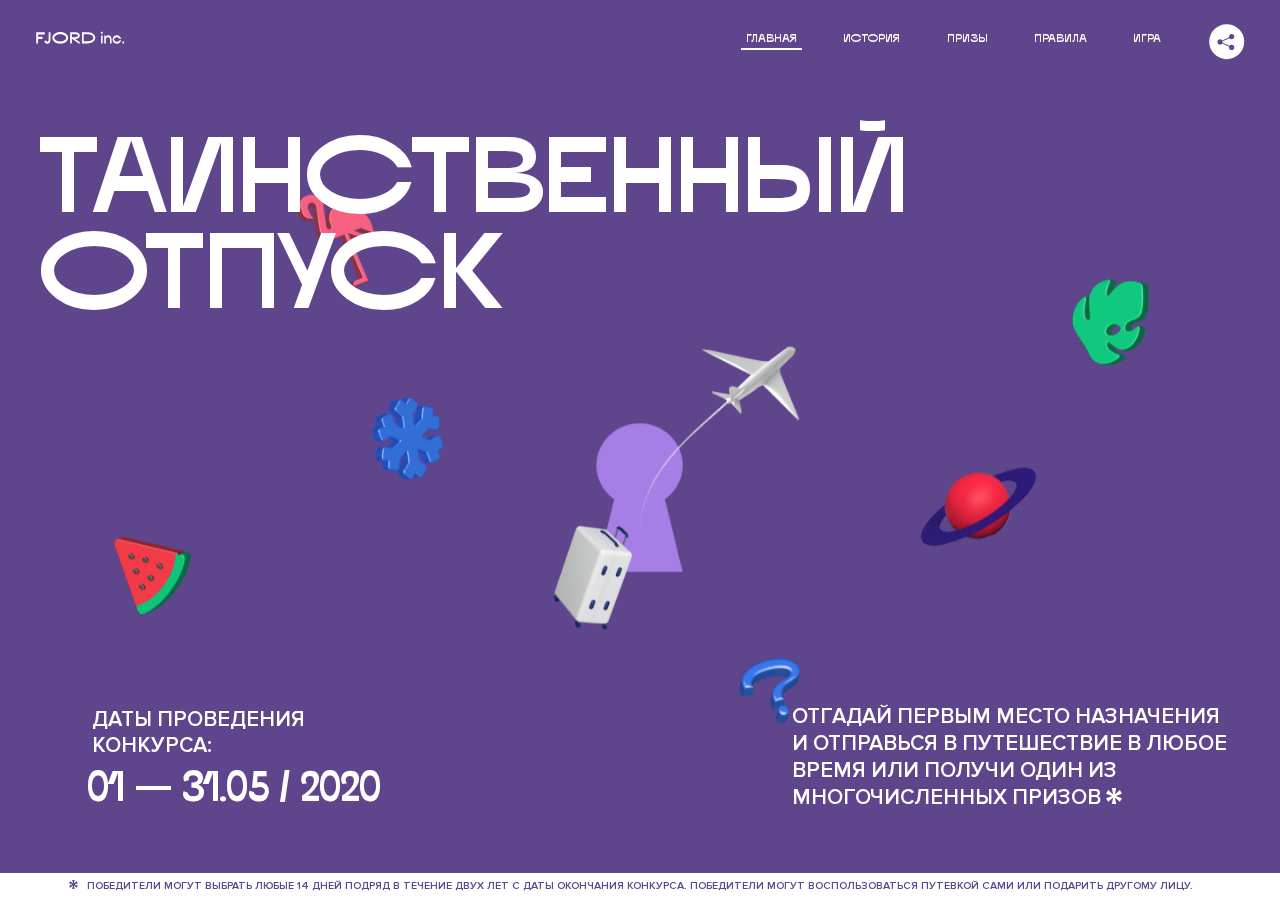
<file: 3/index.html>
<!DOCTYPE html>
<html lang="ru">
<head>
  <meta charset="UTF-8">
  <meta name="description" content="">
  <meta name="viewport" content="width=device-width, initial-scale=1.0">
  <meta http-equiv="X-UA-Compatible" content="ie=edge">
  <title>Mysterious Vacation</title>
<link href="css/style.min.css" rel="stylesheet">  <base href="https://htmlacademy-animation.github.io/2523083-magic-vacation-1/3/">
</head>
<body>

  <header class="page-header js-header">
    <div class="page-header__wrapper">
      <a href="#" class="page-header__logo" aria-label="Перейти на страницу FJORD.Inc">
        <svg width="100" height="15" viewBox="0 0 100 15" fill="none" xmlns="http://www.w3.org/2000/svg">
          <path d="M0.26 1.4V14H2.276V8.906H7.334V6.44H2.276V3.848H9.872V1.4H0.26ZM12.733 14.36C15.127 14.36 16.243 12.65 16.243 9.5V1.4H14.263V8.96C14.263 11.21 13.723 11.876 12.733 11.876C11.833 11.876 11.473 11.3 11.347 10.58L9.36702 10.94C9.63702 13.046 10.663 14.36 12.733 14.36ZM18.3918 7.7C18.3918 11.372 22.3878 14.36 27.3198 14.36C32.2518 14.36 36.2478 11.372 36.2478 7.7C36.2478 4.028 32.2518 1.04 27.3198 1.04C22.3878 1.04 18.3918 4.028 18.3918 7.7ZM20.6058 7.7C20.6058 5.378 23.6118 3.524 27.3198 3.524C30.9918 3.524 33.9798 5.378 33.9798 7.7C33.9798 10.004 30.9918 11.858 27.3198 11.858C23.6118 11.858 20.6058 10.004 20.6058 7.7ZM40.403 14V8.906H40.799L49.079 14.702V12.38L44.039 8.906H44.201C47.999 8.906 49.277 7.304 49.277 5.162C49.277 3.092 47.999 1.4 44.201 1.4H38.387V14H40.403ZM43.535 3.722C45.785 3.722 47.045 4.136 47.045 5.432C47.045 6.764 45.785 7.034 43.535 7.034H40.403V3.722H43.535ZM51.6936 1.382V14H57.8676C62.7456 14 66.7236 11.534 66.7236 7.7C66.7236 3.848 62.7456 1.382 57.8676 1.382H51.6936ZM53.7096 11.624V3.722H57.5436C61.5396 3.722 64.4916 5.018 64.4916 7.7C64.4916 10.238 61.5396 11.624 57.5436 11.624H53.7096ZM73.1832 14.018H74.9832V5H73.1832V14.018ZM72.9132 1.976C72.9132 2.57 73.3992 3.092 74.0832 3.092C74.7492 3.092 75.2352 2.57 75.2352 1.976C75.2352 1.382 74.7672 0.805999 74.0832 0.805999C73.3812 0.805999 72.9132 1.382 72.9132 1.976ZM76.7867 14H78.5687V9.104C78.7487 8.006 79.5947 6.962 81.0887 6.962C82.1147 6.962 83.2667 7.448 83.2667 9.554V14H85.0487V9.014C85.0487 6.152 83.2307 4.73 81.3587 4.73C79.9187 4.73 79.0727 5.558 78.5687 6.854V5H76.7867V14ZM90.9898 14.27C93.5098 14.27 95.3818 12.506 95.7238 10.328H94.0498C93.7258 11.3 92.6998 12.02 90.9898 12.02C88.8478 12.02 87.7678 10.922 87.7678 9.59C87.7678 8.24 88.8478 6.962 90.9898 6.962C92.7538 6.962 93.7978 7.844 94.0858 8.924H95.7418C95.4358 6.71 93.6178 4.73 90.9898 4.73C88.0918 4.73 86.1298 7.124 86.1298 9.59C86.1298 12.074 88.1278 14.27 90.9898 14.27ZM97.0693 12.938C97.0693 13.658 97.5553 14.144 98.2753 14.144C98.9953 14.144 99.4813 13.658 99.4813 12.938C99.4813 12.2 98.9953 11.714 98.2753 11.714C97.5553 11.714 97.0693 12.2 97.0693 12.938Z" fill="currentColor"></path>
        </svg>
      </a>
      <button class="page-header__toggler js-menu-toggler" type="button" aria-label="Управление мобильным меню"><span>Меню</span></button>
      <nav class="page-header__nav">
        <div class="page-header__menu js-menu" id="menu">
          <ul>
            <li>
              <a class="js-menu-link active" href="#top" data-href="top">главная</a>
            </li>
            <li>
              <a class="js-menu-link" href="#story" data-href="story">история</a>
            </li>
            <li>
              <a class="js-menu-link" href="#prizes" data-href="prizes">призы</a>
            </li>
            <li>
              <a class="js-menu-link" href="#rules" data-href="rules">правила</a>
            </li>
            <li>
              <a class="js-menu-link" href="#game" data-href="game">игра</a>
            </li>
          </ul>
        </div>
        <div class="page-header__social">
          <div class="social-block js-social-block">
            <button class="social-block__toggler" aria-label="Управлять блоком с социальными кнопками">
              <svg width="26" height="22" viewBox="0 0 27 22" fill="none" xmlns="http://www.w3.org/2000/svg">
                <path d="M19.6721 7.43664C21.6273 7.43664 23.213 5.85095 23.213 3.89566C23.213 1.94037 21.6273 0.354675 19.6721 0.354675C17.7168 0.354675 16.1311 1.94037 16.1311 3.89566C16.1311 4.19968 16.1728 4.49178 16.2458 4.77345L7.21751 8.95527C6.57519 8.05214 5.52303 7.46049 4.33078 7.46049C2.37549 7.46049 0.789795 9.04618 0.789795 11.0015C0.789795 12.9568 2.37549 14.5425 4.33078 14.5425C5.52303 14.5425 6.57668 13.9508 7.21751 13.0477L16.2458 17.2295C16.1743 17.5112 16.1311 17.8033 16.1311 18.1073C16.1311 20.0626 17.7168 21.6483 19.6721 21.6483C21.6273 21.6483 23.213 20.0626 23.213 18.1073C23.213 16.152 21.6273 14.5663 19.6721 14.5663C18.4798 14.5663 17.4262 15.158 16.7853 16.0611L7.75701 11.8793C7.82854 11.5976 7.87176 11.3055 7.87176 11.0015C7.87176 10.6974 7.83003 10.4053 7.75701 10.1237L16.7853 5.94186C17.4262 6.84499 18.4783 7.43664 19.6721 7.43664Z" fill="currentColor"></path>
              </svg>
            </button>
            <ul class="social-block__list">
              <li>
                <a class="social-block__link social-block__link--fb" href="#" aria-label="Мы на Facebook">
                  <svg width="8" height="17" viewBox="0 0 8 17" fill="none" xmlns="http://www.w3.org/2000/svg">
                    <path d="M4.24646 16.9899H1.09275L1.05793 8.49828H0V5.30707H1.05793V3.81124C1.05793 1.42084 2.57654 0 5.21735 0H7.41758V3.18585H5.30841C4.28262 3.18585 4.2478 3.48582 4.2478 4.24914V5.30707H7.42964L7.16716 8.49828H4.2478V16.9899H4.24646Z" fill="currentColor"></path>
                  </svg>
                </a>
              </li>
              <li>
                <a class="social-block__link social-block__link--insta" href="#" aria-label="Мы в Instagram">
                  <svg width="15" height="15" viewBox="0 0 15 15" fill="none" xmlns="http://www.w3.org/2000/svg">
                    <path d="M11.0197 0H4.19806C2.14246 0 0.471191 1.66993 0.471191 3.72285V10.5499C0.471191 12.6082 2.14112 14.2727 4.19806 14.2727H11.0197C13.0753 14.2727 14.7466 12.6082 14.7466 10.5499V3.72285C14.7466 1.67127 13.0753 0 11.0197 0ZM11.0197 12.4849H4.19806C3.13076 12.4849 2.26432 11.6158 2.26432 10.5512V3.72419C2.26432 2.65956 3.13076 1.79715 4.19806 1.79715H11.0197C12.087 1.79715 12.9535 2.6609 12.9535 3.72419V10.5512C12.9535 11.6145 12.087 12.4849 11.0197 12.4849Z" fill="currentColor"></path>
                    <path d="M7.60887 3.11084C5.38989 3.11084 3.58203 4.9187 3.58203 7.14036C3.58203 9.35532 5.38989 11.1645 7.60887 11.1645C9.83053 11.1645 11.6357 9.35666 11.6357 7.14036C11.6357 4.9187 9.83053 3.11084 7.60887 3.11084ZM7.60887 9.36871C6.37551 9.36871 5.37784 8.37372 5.37784 7.14036C5.37784 5.90699 6.37551 4.90665 7.60887 4.90665C8.83822 4.90665 9.84259 5.90833 9.84259 7.14036C9.84392 8.37238 8.83822 9.36871 7.60887 9.36871Z" fill="currentColor"></path>
                    <path d="M11.3573 2.35962C10.8256 2.35962 10.3931 2.79752 10.3931 3.32381C10.3931 3.85546 10.8256 4.29336 11.3573 4.29336C11.8862 4.29336 12.3215 3.85546 12.3215 3.32381C12.3215 2.79752 11.8862 2.35962 11.3573 2.35962Z" fill="currentColor"></path>
                  </svg>
                </a>
              </li>
              <li>
                <a class="social-block__link social-block__link--vk" href="#" aria-label="Мы ВКонтакте">
                  <svg width="17" height="10" viewBox="0 0 17 10" fill="none" xmlns="http://www.w3.org/2000/svg">
                    <path d="M14.1234 4.9002C14.1234 4.9002 16.3623 1.72708 16.5866 0.680242C16.6595 0.312285 16.4947 0.103188 16.1069 0.103188C16.1069 0.103188 14.8193 0.103188 14.168 0.103188C13.7235 0.103188 13.5587 0.293278 13.4235 0.579768C13.4235 0.579768 12.3724 2.82553 11.0969 4.24712C10.6861 4.70333 10.4781 4.84318 10.2511 4.84318C10.0646 4.84318 9.98625 4.6911 9.98625 4.27834V0.649016C9.98625 0.147997 9.92545 0.00135496 9.5066 0.00135496H6.39628C6.15578 0.00135496 6.0085 0.134417 6.0085 0.324506C6.0085 0.801084 6.73406 0.908351 6.73406 2.20231V4.87305C6.73406 5.40529 6.70569 5.61575 6.45303 5.61575C5.78016 5.61575 4.19528 3.30618 3.30623 0.678887C3.12923 0.145282 2.93737 0 2.43475 0H0.486409C0.205373 0 0 0.190085 0 0.476576C0 0.991172 0.60666 3.40801 2.99277 6.64358C4.59927 8.8201 6.70569 10 8.60269 10C9.76196 10 10.0416 9.80312 10.0416 9.31432V7.63883C10.0416 7.22607 10.2065 7.04956 10.4429 7.04956C10.7078 7.04956 11.1847 7.13238 12.2805 8.22268C13.5843 9.47862 13.6762 10 14.3896 10H16.5676C16.7919 10 17 9.89273 17 9.52342C17 9.02919 16.3623 8.15343 15.384 7.10659C14.9801 6.56755 14.3302 5.98914 14.1248 5.72301C13.8275 5.40801 13.9154 5.23014 14.1234 4.9002Z" fill="currentColor"></path>
                  </svg>
                </a>
              </li>
            </ul>
          </div>
        </div>
      </nav>
    </div>
  </header>

  <main class="page-content">

    <section class="animation-screen"></section>
    
    <section class="screen screen--hidden screen--intro" id="top">
      <div class="screen__wrapper">
        <div class="intro">
          <h1 class="intro__title">Таинственный отпуск</h1>
          <div class="intro__content">
            <div class="intro__info">
              <p class="intro__label">Даты проведения конкурса:</p>
              <p class="intro__date">01 — 31.05 / 2020</p>
            </div>
            <div class="intro__message">
              <p>
                Отгадай первым место назначения и&nbsp;отправься в&nbsp;путешествие в&nbsp;любое время или получи один из многочисленных призов
                <svg width="16" height="16" viewBox="0 0 10 10" fill="none" xmlns="http://www.w3.org/2000/svg">
                  <path d="M0 6.35337L3.90271 4.99012L0 3.64663L1.34615 1.32374L4.44287 4.01073L3.67364 0H6.34615L5.57692 4.01073L8.65385 1.32374L10 3.64663L6.13405 4.99012L10 6.35337L8.65385 8.65651L5.57692 5.98927L6.34615 10H3.67364L4.44287 5.96952L1.34615 8.65651L0 6.35337Z" fill="currentColor"></path>
                </svg>
              </p>
            </div>
          </div>
        </div>
      </div>
      <div class="screen__footer js-footer">
        <button class="screen__footer-enlarge js-footer-toggler" type="button" aria-label="Показать сообщение">
          <svg width="10" height="10" viewBox="0 0 10 10" fill="none" xmlns="http://www.w3.org/2000/svg">
            <path d="M0 6.35337L3.90271 4.99012L0 3.64663L1.34615 1.32374L4.44287 4.01073L3.67364 0H6.34615L5.57692 4.01073L8.65385 1.32374L10 3.64663L6.13405 4.99012L10 6.35337L8.65385 8.65651L5.57692 5.98927L6.34615 10H3.67364L4.44287 5.96952L1.34615 8.65651L0 6.35337Z" fill="currentColor"></path>
          </svg>
        </button>
        <button class="screen__footer-collapse js-footer-toggler" type="button" aria-label="Скрыть сообщение">
          <svg width="13" height="13" viewBox="0 0 13 13" fill="none" xmlns="http://www.w3.org/2000/svg">
            <line x1="12.3536" y1="0.353553" x2="0.738349" y2="11.9688" stroke="currentColor"></line>
            <line x1="0.738319" y1="0.539925" x2="12.3535" y2="12.1551" stroke="currentColor"></line>
          </svg>
        </button>
        <div class="screen__footer-wrapper">
          <div class="screen__footer-announce">
            <p class="screen__footer-label">Даты проведения конкурса:</p>
            <p class="screen__footer-date">01 — 31.05 / 2020</p>
          </div>
          <div class="screen__footer-note">
            <p>
              <svg width="10" height="10" viewBox="0 0 10 10" fill="none" xmlns="http://www.w3.org/2000/svg">
                <path d="M0 6.35337L3.90271 4.99012L0 3.64663L1.34615 1.32374L4.44287 4.01073L3.67364 0H6.34615L5.57692 4.01073L8.65385 1.32374L10 3.64663L6.13405 4.99012L10 6.35337L8.65385 8.65651L5.57692 5.98927L6.34615 10H3.67364L4.44287 5.96952L1.34615 8.65651L0 6.35337Z" fill="currentColor"></path>
              </svg>
              <span>Победители могут выбрать любые 14 дней подряд в&nbsp;течение двух лет с&nbsp;даты окончания конкурса. Победители могут воспользоваться путевкой сами или подарить другому лицу.</span>
            </p>
          </div>
        </div>
      </div>
    </section>

    <section class="screen screen--hidden screen--story" id="story">

      <div class="slider swiper-container js-slider">

        <div class="swiper-wrapper">

          <div class="slider__item swiper-slide">
            <h2 class="slider__item-title">История</h2>
            <p class="slider__item-text">Джеймс Таргет был основателем компании &laquo;Fjord Inc.&raquo;. С&nbsp;1965 года &laquo;Fjord Inc.&raquo; прославилась надёжными и&nbsp;удобными чемоданами и&nbsp;аксессуарами для туристов.</p>
          </div>

          <div class="slider__item swiper-slide">
            <p class="slider__item-text">Когда Джеймсу было 7&nbsp;лет, в&nbsp;их&nbsp;доме гостил дядюшка и&nbsp;развлекал детей рассказами о&nbsp;своей поездке в&nbsp;место, показавшееся малышу Таргету невероятным. Тогда Джеймс решил, что однажды посетит его, но&nbsp;не&nbsp;будет рассказывать о&nbsp;мечте, пока не&nbsp;осуществит.</p>
          </div>

          <div class="slider__item swiper-slide">
            <p class="slider__item-text">Джеймс Таргет стал увлеченным путешественником. Он&nbsp;посетил 5&nbsp;континентов, 126&nbsp;стран.</p>
          </div>

          <div class="slider__item swiper-slide">
            <p class="slider__item-text">Он&nbsp;сплавлялся по&nbsp;Амазонке и&nbsp;погружался в&nbsp;пещеры Франции, медитировал в&nbsp;горах Тибета и&nbsp;пожимал руку вождя племени Акугауа.</p>
          </div>

          <div class="slider__item swiper-slide">
            <p class="slider__item-text">Из&nbsp;своих поездок Джеймс Таргет привозил идеи, как сделать свои чемоданы &laquo;Fjord Inc.&raquo; удобными и&nbsp;приспособленными к&nbsp;разным дорожным условиям.</p>
          </div>

          <div class="slider__item swiper-slide">
            <p class="slider__item-text">Всё это время Джеймс не&nbsp;оставлял идею поездки своей мечты. Однако, как только он&nbsp;брался за&nbsp;планирование, возникали препятствия, не&nbsp;позволяющие отправиться туда.</p>
          </div>

          <div class="slider__item swiper-slide">
            <p class="slider__item-text">В&nbsp;возрасте 67&nbsp;лет Джеймс Таргет попал под лавину и&nbsp;погиб. В&nbsp;своём завещании он&nbsp;поручил отправить в&nbsp;заветное путешествие трёх смельчаков, единых с&nbsp;ним духом.</p>
          </div>

          <div class="slider__item swiper-slide">
            <p class="slider__item-text">Тех, кто сможет узнать таинственное место, задавая вопросы специально обученному ИИ&nbsp;&laquo;Соне&raquo;, ждет фантастическое путешествие.</p>
          </div>
        </div>
        <div class="slider__controls">
          <button class="slider__control slider__control--prev js-control-prev" type="button" aria-label="Показать предыдущую историю">
            <svg width="12" height="22" viewBox="0 0 12 22" fill="none" xmlns="http://www.w3.org/2000/svg">
              <path d="M11 1L1 11L11 21" stroke="currentColor" stroke-width="2" stroke-linejoin="round"></path>
            </svg>
          </button>
          <button class="slider__control slider__control--next js-control-next" type="button" aria-label="Показать следующую историю">
            <svg width="12" height="22" viewBox="0 0 12 22" fill="none" xmlns="http://www.w3.org/2000/svg">
              <path d="M1 1L11 11L1 21" stroke="currentColor" stroke-width="2" stroke-linejoin="round"></path>
            </svg>
          </button>
        </div>
        <div class="slider__pagination swiper-pagination"></div>
      </div>
    </section>

    <section class="screen screen--hidden screen--prizes" id="prizes">
      <div class="screen__wrapper">
        <div class="prizes">
          <h2 class="prizes__title">ПРизы</h2>
          <div class="prizes__lead">
            <p>Найди ответ и&nbsp;получи один из&nbsp;призов:</p>
          </div>
          <ul class="prizes__list">
            <li class="prizes__item prizes__item--journeys">
              <div class="prizes__icon">
                <picture>
                  <source srcset="img/prize1-mob.svg" media="(orientation: portrait)">
                  <img src="img/prize1.svg" alt="">
                </picture>
              </div>
              <p class="prizes__desc">
                <b>3</b>
                <span>загадочных путешествия</span>
              </p>
            </li>
            <li class="prizes__item prizes__item--cases">
              <div class="prizes__icon">
                <picture>
                  <source srcset="img/prize2-mob.svg" media="(orientation: portrait)">
                  <img src="img/prize2.svg" alt="">
                </picture>
              </div>
              <p class="prizes__desc">
                <b>7</b>
                <span>надежных чемоданов</span>
              </p>
            </li>
            <li class="prizes__item prizes__item--codes">
              <div class="prizes__icon">
                <picture>
                  <source srcset="img/prize3-mob.svg" media="(orientation: portrait)">
                  <img src="img/prize3.svg" alt="">
                </picture>
              </div>
              <p class="prizes__desc">
                <b>900</b>
                <span>
                  промокодов на&nbsp;скидку 15%
                  <svg width="10" height="10" viewBox="0 0 10 10" fill="none" xmlns="http://www.w3.org/2000/svg">
                    <path d="M0 6.35337L3.90271 4.99012L0 3.64663L1.34615 1.32374L4.44287 4.01073L3.67364 0H6.34615L5.57692 4.01073L8.65385 1.32374L10 3.64663L6.13405 4.99012L10 6.35337L8.65385 8.65651L5.57692 5.98927L6.34615 10H3.67364L4.44287 5.96952L1.34615 8.65651L0 6.35337Z" fill="currentColor"></path>
                  </svg>
                </span>
              </p>
            </li>
          </ul>
        </div>
      </div>
      <div class="screen__footer js-footer">
        <button class="screen__footer-enlarge js-footer-toggler" type="button" aria-label="Показать сообщение">
          <svg width="10" height="10" viewBox="0 0 10 10" fill="none" xmlns="http://www.w3.org/2000/svg">
            <path d="M0 6.35337L3.90271 4.99012L0 3.64663L1.34615 1.32374L4.44287 4.01073L3.67364 0H6.34615L5.57692 4.01073L8.65385 1.32374L10 3.64663L6.13405 4.99012L10 6.35337L8.65385 8.65651L5.57692 5.98927L6.34615 10H3.67364L4.44287 5.96952L1.34615 8.65651L0 6.35337Z" fill="currentColor"></path>
          </svg>
        </button>
        <button class="screen__footer-collapse js-footer-toggler" type="button" aria-label="Скрыть сообщение">
          <svg width="13" height="13" viewBox="0 0 13 13" fill="none" xmlns="http://www.w3.org/2000/svg">
            <line x1="12.3536" y1="0.353553" x2="0.738349" y2="11.9688" stroke="currentColor"></line>
            <line x1="0.738319" y1="0.539925" x2="12.3535" y2="12.1551" stroke="currentColor"></line>
          </svg>
        </button>
        <div class="screen__footer-wrapper">
          <div class="screen__footer-announce">
            <p class="screen__footer-label">Даты проведения конкурса:</p>
            <p class="screen__footer-date">01 — 31.05 / 2020</p>
          </div>
          <div class="screen__footer-note">
            <p>
              <svg width="10" height="10" viewBox="0 0 10 10" fill="none" xmlns="http://www.w3.org/2000/svg">
                <path d="M0 6.35337L3.90271 4.99012L0 3.64663L1.34615 1.32374L4.44287 4.01073L3.67364 0H6.34615L5.57692 4.01073L8.65385 1.32374L10 3.64663L6.13405 4.99012L10 6.35337L8.65385 8.65651L5.57692 5.98927L6.34615 10H3.67364L4.44287 5.96952L1.34615 8.65651L0 6.35337Z" fill="currentColor"></path>
              </svg>
              <span>Скидка&nbsp;15% на&nbsp;единоразовое приобретение путёвки с&nbsp;1&nbsp;июня 2020 по&nbsp;31&nbsp;мая 2022&nbsp;года. Суммируется с&nbsp;другими акциями</span>
            </p>
          </div>
        </div>
      </div>
    </section>

    <section class="screen screen--hidden screen--rules" id="rules">
      <div class="screen__wrapper">
        <div class="rules">
          <h2 class="rules__title">Правила</h2>
          <div class="rules__lead">
            <p>Для того чтобы получить наследство Джеймса Таргета, тебе нужно выведать у&nbsp;&laquo;Сони&raquo;, куда предстоит отправиться тебе в&nbsp;случае победы</p>
          </div>
          <ol class="rules__list">
            <li class="rules__item">
              <p>Тебе отводится <br>5&nbsp;минут</p>
            </li>
            <li class="rules__item">
              <p>Задавай любые вопросы в&nbsp;текстовом поле</p>
            </li>
            <li class="rules__item">
              <p>Нажимай кнопку &laquo;Узнать&raquo;, чтобы получить ответ</p>
            </li>
            <li class="rules__item">
              <p>&laquo;Соня&raquo; может отвечать только&nbsp;Да или Нет</p>
            </li>
          </ol>
          <a href="#game" class="rules__link btn">Погнали!</a>
        </div>
      </div>
      <div class="screen__disclaimer">
        <div class="disclaimer">
          <ul>
            <li>
              <a href="#">Правовая информация</a>
            </li>
            <li>
              <a href="#">Подробные правила</a>
            </li>
          </ul>
        </div>
      </div>
    </section>

    <section class="screen screen--hidden screen--game" id="game">
      <div class="screen__wrapper">
        <div class="game">
          <div class="game__header">
            <h2 class="game__title">Игра</h2>
            <div class="game__counter">
              <span>05</span>:<span>00</span>
            </div>
          </div>
          <div class="game__body">
            <div class="chat">
              <div class="chat__body js-chat">
                <ul class="chat__list" id="messages"></ul>
              </div>
              <div class="chat__footer">
                <form action="#" method="post" class="form" id="message-form">
                  <label for="message-field" class="visually-hidden">Поле для ввода вопроса</label>
                  <div class="field__wrapper">
                    <input type="text" class="form__field" id="message-field">
                  </div>
                  <button class="form__button btn">
                    Узнать
                    <svg width="18" height="19" viewBox="0 0 18 19" fill="none" xmlns="http://www.w3.org/2000/svg">
                      <path stroke="currentColor" stroke-width="2" d="M9 19V1"></path>
                      <path d="M1 9l8-8 8 8" stroke="currentColor" stroke-width="2" stroke-linejoin="round"></path>
                    </svg>
                  </button>
                </form>
              </div>
            </div>
          </div>
          <!-- временные кнопки для показа результата -->
          <div class="game__buttons">
            <button class="game__button btn js-show-result" type="button" data-target="result">Положительный результат</button>
            <button class="game__button btn js-show-result" type="button" data-target="result2">Положительный результат - 2</button>
            <button class="game__button btn js-show-result" type="button" data-target="result3">Отрицательный результат</button>
          </div>
        </div>
      </div>
    </section>

    <section class="screen screen--hidden screen--result" id="result">
      <div class="screen__wrapper">
        <div class="result result--trip">
          <div class="result__image">
            <picture>
              <source srcset="img/result1-mob.png 1x, img/result1-mob@2x.png 2x" media="(max-width: 768px) and (orientation: portrait)">
              <img src="img/result1.png" srcset="img/result1@2x.png 2x" alt="">
            </picture>
          </div>
          <h2 class="result__title">
            <span class="visually-hidden">ПОбеда!</span>
            <svg xmlns="http://www.w3.org/2000/svg" viewBox="0 0 568.85 109.24">
              <path d="M16,24.44V92H2.6V8H75V92H61.52V24.44H16Z" transform="translate(-2.1 -1.5)" fill="none" stroke="currentColor"></path>
              <path d="M148.76,5.6c32.88,0,59.52,19.92,59.52,44.4s-26.64,44.4-59.52,44.4S89.24,74.48,89.24,50,115.88,5.6,148.76,5.6Zm0,72.12c24.48,0,44.4-12.36,44.4-27.72s-19.92-27.84-44.4-27.84C124,22.16,104,34.52,104,50S124,77.72,148.76,77.72Z" transform="translate(-2.1 -1.5)" fill="none" stroke="currentColor"></path>
              <path d="M287.36,8V24.44H236v14.4h25.32c25.44,0,34,11.16,34,26.52,0,15.6-8.52,26.64-34,26.64H222.56V8h64.8ZM256.88,76.52c15.12,0,23.52-2,23.52-11.52S272,54.44,256.88,54.44H236V76.52h20.88Z" transform="translate(-2.1 -1.5)" fill="none" stroke="currentColor"></path>
              <path d="M371.47,8V24.44H320.84V41.6h33.6V58h-33.6V75.56h50.64V92H307.4V8h64.08Z" transform="translate(-2.1 -1.5)" fill="none" stroke="currentColor"></path>
              <path d="M382.39,110.24V75.56h7.44c4.56-4.68,7.8-18.36,8.76-56L399,8h48.6V75.56h10v34.68H442.87V92H397v18.24H382.39Zm51.72-34.68V24.44H411.55v3.12c-0.48,22.44-3.24,37.68-7.2,48h29.76Z" transform="translate(-2.1 -1.5)" fill="none" stroke="currentColor"></path>
              <path d="M463.75,92l28-84h27.12l28.08,84H533.47l-7.8-23.52h-37.8L480.07,92H463.75Zm56.64-40L507,11.84,493.51,52h26.88Z" transform="translate(-2.1 -1.5)" fill="none" stroke="currentColor"></path>
              <path d="M554.12,70.4L555.55,2H569l1.44,68.4H554.12Zm8.28,6.36c4.8,0,8,3.24,8,8.16a8,8,0,1,1-16.08,0C554.35,80,557.59,76.76,562.39,76.76Z" transform="translate(-2.1 -1.5)" fill="none" stroke="currentColor"></path>
            </svg>
          </h2>
          <div class="result__text">
            <p>ты&nbsp;отправляешься в&nbsp;Арктику!</p>
          </div>
          <div class="result__form">
            <form action="#" method="post" class="form form--result">
              <label for="email-field" class="form__label">зарегистрируй результат</label>
              <div class="field__wrapper">
                <input type="email" class="form__field" id="email-field" placeholder="e-mail для регистации результата и получения приза" required="">
              </div>
              <button class="form__button btn">
                отправить
                <svg width="18" height="19" viewBox="0 0 18 19" fill="none" xmlns="http://www.w3.org/2000/svg">
                  <path stroke="currentColor" stroke-width="2" d="M9 19V1"></path>
                  <path d="M1 9l8-8 8 8" stroke="currentColor" stroke-width="2" stroke-linejoin="round"></path>
                </svg>
              </button>
            </form>
          </div>
        </div>
      </div>
    </section>

    <section class="screen screen--hidden screen--result" id="result2">
      <div class="screen__wrapper">
        <div class="result result--prize">
          <div class="result__image">
            <picture>
              <source srcset="img/result2-mob.png 1x, img/result2-mob@2x.png 2x" media="(max-width: 768px) and (orientation: portrait)">
              <img src="img/result2.png" srcset="img/result2@2x.png 2x" alt="">
            </picture>
          </div>
          <h2 class="result__title">
            <span class="visually-hidden">ПОбеда!</span>
            <svg xmlns="http://www.w3.org/2000/svg" viewBox="0 0 568.85 109.24">
              <path d="M16,24.44V92H2.6V8H75V92H61.52V24.44H16Z" transform="translate(-2.1 -1.5)" fill="none" stroke="currentColor"></path>
              <path d="M148.76,5.6c32.88,0,59.52,19.92,59.52,44.4s-26.64,44.4-59.52,44.4S89.24,74.48,89.24,50,115.88,5.6,148.76,5.6Zm0,72.12c24.48,0,44.4-12.36,44.4-27.72s-19.92-27.84-44.4-27.84C124,22.16,104,34.52,104,50S124,77.72,148.76,77.72Z" transform="translate(-2.1 -1.5)" fill="none" stroke="currentColor"></path>
              <path d="M287.36,8V24.44H236v14.4h25.32c25.44,0,34,11.16,34,26.52,0,15.6-8.52,26.64-34,26.64H222.56V8h64.8ZM256.88,76.52c15.12,0,23.52-2,23.52-11.52S272,54.44,256.88,54.44H236V76.52h20.88Z" transform="translate(-2.1 -1.5)" fill="none" stroke="currentColor"></path>
              <path d="M371.47,8V24.44H320.84V41.6h33.6V58h-33.6V75.56h50.64V92H307.4V8h64.08Z" transform="translate(-2.1 -1.5)" fill="none" stroke="currentColor"></path>
              <path d="M382.39,110.24V75.56h7.44c4.56-4.68,7.8-18.36,8.76-56L399,8h48.6V75.56h10v34.68H442.87V92H397v18.24H382.39Zm51.72-34.68V24.44H411.55v3.12c-0.48,22.44-3.24,37.68-7.2,48h29.76Z" transform="translate(-2.1 -1.5)" fill="none" stroke="currentColor"></path>
              <path d="M463.75,92l28-84h27.12l28.08,84H533.47l-7.8-23.52h-37.8L480.07,92H463.75Zm56.64-40L507,11.84,493.51,52h26.88Z" transform="translate(-2.1 -1.5)" fill="none" stroke="currentColor"></path>
              <path d="M554.12,70.4L555.55,2H569l1.44,68.4H554.12Zm8.28,6.36c4.8,0,8,3.24,8,8.16a8,8,0,1,1-16.08,0C554.35,80,557.59,76.76,562.39,76.76Z" transform="translate(-2.1 -1.5)" fill="none" stroke="currentColor"></path>
            </svg>
          </h2>
          <div class="result__text">
            <p>чемодан &laquo;Fjord&nbsp;Inc.&raquo;&nbsp;твой</p>
          </div>
          <div class="result__form">
            <form action="#" method="post" class="form form--result">
              <label for="email-field2" class="form__label">зарегистрируй результат</label>
              <div class="field__wrapper">
                <input type="email" class="form__field" id="email-field2" placeholder="e-mail для регистации результата и получения приза" required="">
              </div>
              <button class="form__button btn">
                отправить
                <svg width="18" height="19" viewBox="0 0 18 19" fill="none" xmlns="http://www.w3.org/2000/svg">
                  <path stroke="currentColor" stroke-width="2" d="M9 19V1"></path>
                  <path d="M1 9l8-8 8 8" stroke="currentColor" stroke-width="2" stroke-linejoin="round"></path>
                </svg>
              </button>
            </form>
          </div>
        </div>
      </div>
    </section>

    <section class="screen screen--hidden screen--result" id="result3">
      <div class="screen__wrapper">
        <div class="result result--negative">
          <div class="result__image">
            <picture>
              <source srcset="img/result3-mob.png 1x, img/result3-mob@2x.png 2x" media="(max-width: 768px) and (orientation: portrait)">
              <img src="img/result3.png" srcset="img/result3@2x.png 2x" alt="">
            </picture>
          </div>
          <h2 class="result__title">
            <span class="visually-hidden">Не угадал!</span>
            <svg xmlns="http://www.w3.org/2000/svg" viewBox="0 0 660.77 109.24">
              <path d="M2.66,92V8H16.1V42.2H53.3V8H66.74V92H53.3V58.64H16.1V92H2.66Z" transform="translate(-2.16 -1.5)" fill="none" stroke="currentColor"></path>
              <path d="M147.62,8V24.44H97V41.6h33.6V58H97V75.56h50.64V92H83.54V8h64.08Z" transform="translate(-2.16 -1.5)" fill="none" stroke="currentColor"></path>
              <path d="M199.22,8l20.52,42.36L235.34,8h16.44l-31,84H204.38l9.48-25.92L185.78,8h13.44Z" transform="translate(-2.16 -1.5)" fill="none" stroke="currentColor"></path>
              <path d="M273.74,24.44V92H260.3V8h50.16V24.44H273.74Z" transform="translate(-2.16 -1.5)" fill="none" stroke="currentColor"></path>
              <path d="M307.1,92l28-84h27.12l28.08,84H376.82L369,68.48h-37.8L323.42,92H307.1Zm56.64-40L350.3,11.84,336.86,52h26.88Z" transform="translate(-2.16 -1.5)" fill="none" stroke="currentColor"></path>
              <path d="M396.38,110.24V75.56h7.44c4.56-4.68,7.8-18.36,8.76-56L412.94,8h48.6V75.56h10v34.68H456.86V92H411v18.24H396.38ZM448.1,75.56V24.44H425.54v3.12c-0.48,22.44-3.24,37.68-7.2,48H448.1Z" transform="translate(-2.16 -1.5)" fill="none" stroke="currentColor"></path>
              <path d="M477.74,92l28-84h27.12L560.9,92H547.46l-7.8-23.52h-37.8L494.06,92H477.74Zm56.64-40-13.44-40.2L507.5,52h26.88Z" transform="translate(-2.16 -1.5)" fill="none" stroke="currentColor"></path>
              <path d="M568.7,76.88a13.77,13.77,0,0,0,5,1c6.6,0,10.44-6.24,12-58.32L586.22,8h46.2V92H619V24.44H598.82l-0.12,3.12C597.14,81,589,94.4,573.74,94.4a28.55,28.55,0,0,1-6.72-.84Z" transform="translate(-2.16 -1.5)" fill="none" stroke="currentColor"></path>
              <path d="M646.1,70.4L647.54,2H661l1.44,68.4H646.1Zm8.28,6.36c4.8,0,8,3.24,8,8.16a8,8,0,0,1-16.08,0C646.34,80,649.58,76.76,654.38,76.76Z" transform="translate(-2.16 -1.5)" fill="none" stroke="currentColor"></path>
            </svg>
          </h2>
          <button class="result__button js-play" type="button">
            не сдавайся!
            <span>
              <svg width="27" height="22" viewBox="0 0 27 22" fill="none" xmlns="http://www.w3.org/2000/svg">
                <path d="M10.6899 1.47998C5.42992 1.47998 1.16992 5.73998 1.16992 11C1.16992 16.26 5.42992 20.52 10.6899 20.52C15.9499 20.52 20.2099 16.26 20.2099 11V7.13998" stroke="currentColor" stroke-width="2" stroke-miterlimit="10"></path>
                <path d="M15.1099 12.5099L20.1499 7.13989L25.3099 12.6299" stroke="currentColor" stroke-width="2" stroke-miterlimit="10" stroke-linejoin="round"></path>
              </svg>
            </span>
          </button>
        </div>
      </div>
    </section>

    <section class="background-screen" id="backgroundScreen"></section>

  </main>

<script src="js/script.js"></script></body>
</html>
</file>
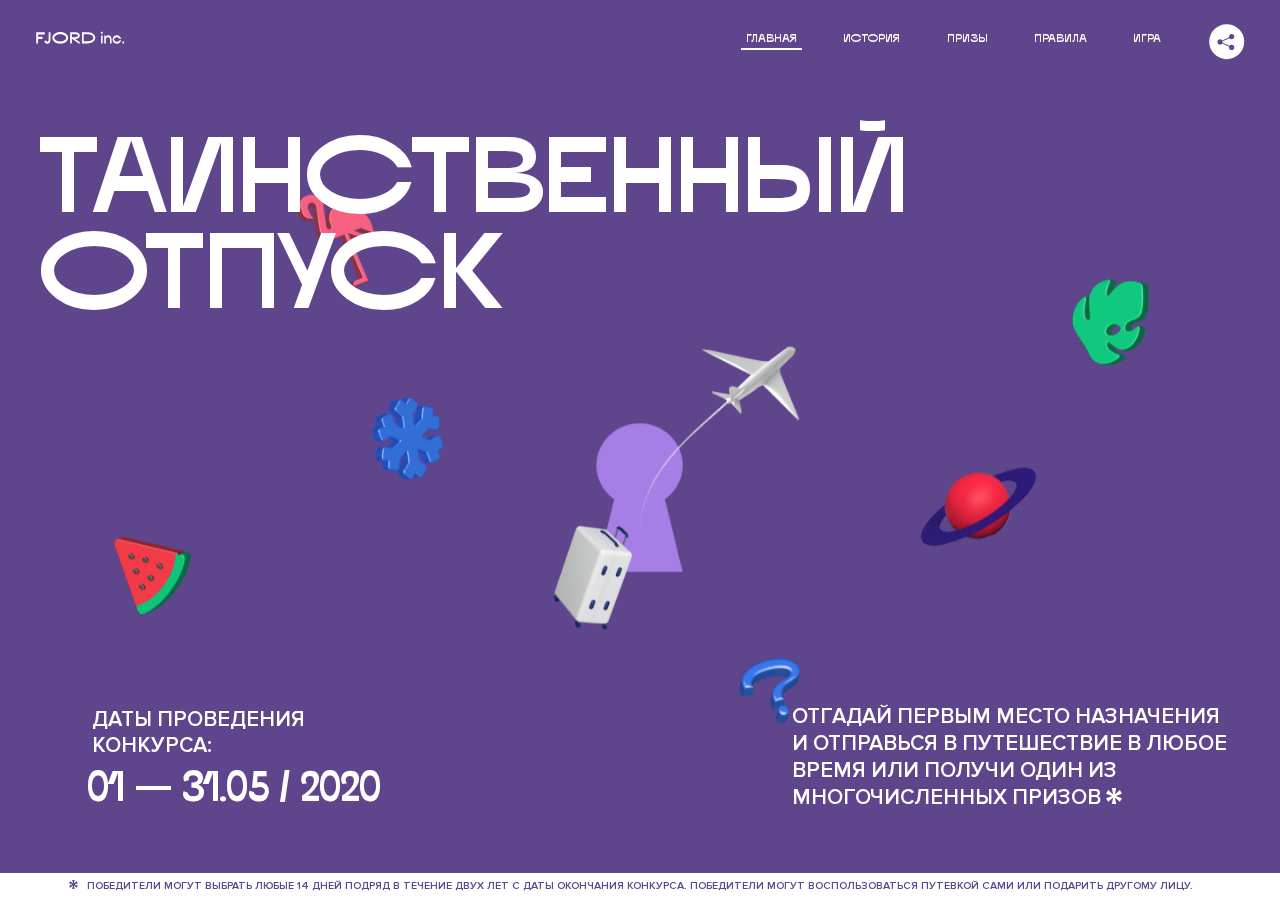
<file: 4/index.html>
<!DOCTYPE html>
<html lang="ru">
<head>
  <meta charset="UTF-8">
  <meta name="description" content="">
  <meta name="viewport" content="width=device-width, initial-scale=1.0">
  <meta http-equiv="X-UA-Compatible" content="ie=edge">
  <title>Mysterious Vacation</title>
<link href="css/style.min.css" rel="stylesheet">  <base href="https://htmlacademy-animation.github.io/2523083-magic-vacation-1/4/">
</head>
<body>

  <header class="page-header js-header">
    <div class="page-header__wrapper">
      <a href="#" class="page-header__logo" aria-label="Перейти на страницу FJORD.Inc">
        <svg width="100" height="15" viewBox="0 0 100 15" fill="none" xmlns="http://www.w3.org/2000/svg">
          <path d="M0.26 1.4V14H2.276V8.906H7.334V6.44H2.276V3.848H9.872V1.4H0.26ZM12.733 14.36C15.127 14.36 16.243 12.65 16.243 9.5V1.4H14.263V8.96C14.263 11.21 13.723 11.876 12.733 11.876C11.833 11.876 11.473 11.3 11.347 10.58L9.36702 10.94C9.63702 13.046 10.663 14.36 12.733 14.36ZM18.3918 7.7C18.3918 11.372 22.3878 14.36 27.3198 14.36C32.2518 14.36 36.2478 11.372 36.2478 7.7C36.2478 4.028 32.2518 1.04 27.3198 1.04C22.3878 1.04 18.3918 4.028 18.3918 7.7ZM20.6058 7.7C20.6058 5.378 23.6118 3.524 27.3198 3.524C30.9918 3.524 33.9798 5.378 33.9798 7.7C33.9798 10.004 30.9918 11.858 27.3198 11.858C23.6118 11.858 20.6058 10.004 20.6058 7.7ZM40.403 14V8.906H40.799L49.079 14.702V12.38L44.039 8.906H44.201C47.999 8.906 49.277 7.304 49.277 5.162C49.277 3.092 47.999 1.4 44.201 1.4H38.387V14H40.403ZM43.535 3.722C45.785 3.722 47.045 4.136 47.045 5.432C47.045 6.764 45.785 7.034 43.535 7.034H40.403V3.722H43.535ZM51.6936 1.382V14H57.8676C62.7456 14 66.7236 11.534 66.7236 7.7C66.7236 3.848 62.7456 1.382 57.8676 1.382H51.6936ZM53.7096 11.624V3.722H57.5436C61.5396 3.722 64.4916 5.018 64.4916 7.7C64.4916 10.238 61.5396 11.624 57.5436 11.624H53.7096ZM73.1832 14.018H74.9832V5H73.1832V14.018ZM72.9132 1.976C72.9132 2.57 73.3992 3.092 74.0832 3.092C74.7492 3.092 75.2352 2.57 75.2352 1.976C75.2352 1.382 74.7672 0.805999 74.0832 0.805999C73.3812 0.805999 72.9132 1.382 72.9132 1.976ZM76.7867 14H78.5687V9.104C78.7487 8.006 79.5947 6.962 81.0887 6.962C82.1147 6.962 83.2667 7.448 83.2667 9.554V14H85.0487V9.014C85.0487 6.152 83.2307 4.73 81.3587 4.73C79.9187 4.73 79.0727 5.558 78.5687 6.854V5H76.7867V14ZM90.9898 14.27C93.5098 14.27 95.3818 12.506 95.7238 10.328H94.0498C93.7258 11.3 92.6998 12.02 90.9898 12.02C88.8478 12.02 87.7678 10.922 87.7678 9.59C87.7678 8.24 88.8478 6.962 90.9898 6.962C92.7538 6.962 93.7978 7.844 94.0858 8.924H95.7418C95.4358 6.71 93.6178 4.73 90.9898 4.73C88.0918 4.73 86.1298 7.124 86.1298 9.59C86.1298 12.074 88.1278 14.27 90.9898 14.27ZM97.0693 12.938C97.0693 13.658 97.5553 14.144 98.2753 14.144C98.9953 14.144 99.4813 13.658 99.4813 12.938C99.4813 12.2 98.9953 11.714 98.2753 11.714C97.5553 11.714 97.0693 12.2 97.0693 12.938Z" fill="currentColor"></path>
        </svg>
      </a>
      <button class="page-header__toggler js-menu-toggler" type="button" aria-label="Управление мобильным меню"><span>Меню</span></button>
      <nav class="page-header__nav">
        <div class="page-header__menu js-menu" id="menu">
          <ul>
            <li>
              <a class="js-menu-link active" href="#top" data-href="top">главная</a>
            </li>
            <li>
              <a class="js-menu-link" href="#story" data-href="story">история</a>
            </li>
            <li>
              <a class="js-menu-link" href="#prizes" data-href="prizes">призы</a>
            </li>
            <li>
              <a class="js-menu-link" href="#rules" data-href="rules">правила</a>
            </li>
            <li>
              <a class="js-menu-link" href="#game" data-href="game">игра</a>
            </li>
          </ul>
        </div>
        <div class="page-header__social">
          <div class="social-block js-social-block">
            <button class="social-block__toggler" aria-label="Управлять блоком с социальными кнопками">
              <svg width="26" height="22" viewBox="0 0 27 22" fill="none" xmlns="http://www.w3.org/2000/svg">
                <path d="M19.6721 7.43664C21.6273 7.43664 23.213 5.85095 23.213 3.89566C23.213 1.94037 21.6273 0.354675 19.6721 0.354675C17.7168 0.354675 16.1311 1.94037 16.1311 3.89566C16.1311 4.19968 16.1728 4.49178 16.2458 4.77345L7.21751 8.95527C6.57519 8.05214 5.52303 7.46049 4.33078 7.46049C2.37549 7.46049 0.789795 9.04618 0.789795 11.0015C0.789795 12.9568 2.37549 14.5425 4.33078 14.5425C5.52303 14.5425 6.57668 13.9508 7.21751 13.0477L16.2458 17.2295C16.1743 17.5112 16.1311 17.8033 16.1311 18.1073C16.1311 20.0626 17.7168 21.6483 19.6721 21.6483C21.6273 21.6483 23.213 20.0626 23.213 18.1073C23.213 16.152 21.6273 14.5663 19.6721 14.5663C18.4798 14.5663 17.4262 15.158 16.7853 16.0611L7.75701 11.8793C7.82854 11.5976 7.87176 11.3055 7.87176 11.0015C7.87176 10.6974 7.83003 10.4053 7.75701 10.1237L16.7853 5.94186C17.4262 6.84499 18.4783 7.43664 19.6721 7.43664Z" fill="currentColor"></path>
              </svg>
            </button>
            <ul class="social-block__list">
              <li>
                <a class="social-block__link social-block__link--fb" href="#" aria-label="Мы на Facebook">
                  <svg width="8" height="17" viewBox="0 0 8 17" fill="none" xmlns="http://www.w3.org/2000/svg">
                    <path d="M4.24646 16.9899H1.09275L1.05793 8.49828H0V5.30707H1.05793V3.81124C1.05793 1.42084 2.57654 0 5.21735 0H7.41758V3.18585H5.30841C4.28262 3.18585 4.2478 3.48582 4.2478 4.24914V5.30707H7.42964L7.16716 8.49828H4.2478V16.9899H4.24646Z" fill="currentColor"></path>
                  </svg>
                </a>
              </li>
              <li>
                <a class="social-block__link social-block__link--insta" href="#" aria-label="Мы в Instagram">
                  <svg width="15" height="15" viewBox="0 0 15 15" fill="none" xmlns="http://www.w3.org/2000/svg">
                    <path d="M11.0197 0H4.19806C2.14246 0 0.471191 1.66993 0.471191 3.72285V10.5499C0.471191 12.6082 2.14112 14.2727 4.19806 14.2727H11.0197C13.0753 14.2727 14.7466 12.6082 14.7466 10.5499V3.72285C14.7466 1.67127 13.0753 0 11.0197 0ZM11.0197 12.4849H4.19806C3.13076 12.4849 2.26432 11.6158 2.26432 10.5512V3.72419C2.26432 2.65956 3.13076 1.79715 4.19806 1.79715H11.0197C12.087 1.79715 12.9535 2.6609 12.9535 3.72419V10.5512C12.9535 11.6145 12.087 12.4849 11.0197 12.4849Z" fill="currentColor"></path>
                    <path d="M7.60887 3.11084C5.38989 3.11084 3.58203 4.9187 3.58203 7.14036C3.58203 9.35532 5.38989 11.1645 7.60887 11.1645C9.83053 11.1645 11.6357 9.35666 11.6357 7.14036C11.6357 4.9187 9.83053 3.11084 7.60887 3.11084ZM7.60887 9.36871C6.37551 9.36871 5.37784 8.37372 5.37784 7.14036C5.37784 5.90699 6.37551 4.90665 7.60887 4.90665C8.83822 4.90665 9.84259 5.90833 9.84259 7.14036C9.84392 8.37238 8.83822 9.36871 7.60887 9.36871Z" fill="currentColor"></path>
                    <path d="M11.3573 2.35962C10.8256 2.35962 10.3931 2.79752 10.3931 3.32381C10.3931 3.85546 10.8256 4.29336 11.3573 4.29336C11.8862 4.29336 12.3215 3.85546 12.3215 3.32381C12.3215 2.79752 11.8862 2.35962 11.3573 2.35962Z" fill="currentColor"></path>
                  </svg>
                </a>
              </li>
              <li>
                <a class="social-block__link social-block__link--vk" href="#" aria-label="Мы ВКонтакте">
                  <svg width="17" height="10" viewBox="0 0 17 10" fill="none" xmlns="http://www.w3.org/2000/svg">
                    <path d="M14.1234 4.9002C14.1234 4.9002 16.3623 1.72708 16.5866 0.680242C16.6595 0.312285 16.4947 0.103188 16.1069 0.103188C16.1069 0.103188 14.8193 0.103188 14.168 0.103188C13.7235 0.103188 13.5587 0.293278 13.4235 0.579768C13.4235 0.579768 12.3724 2.82553 11.0969 4.24712C10.6861 4.70333 10.4781 4.84318 10.2511 4.84318C10.0646 4.84318 9.98625 4.6911 9.98625 4.27834V0.649016C9.98625 0.147997 9.92545 0.00135496 9.5066 0.00135496H6.39628C6.15578 0.00135496 6.0085 0.134417 6.0085 0.324506C6.0085 0.801084 6.73406 0.908351 6.73406 2.20231V4.87305C6.73406 5.40529 6.70569 5.61575 6.45303 5.61575C5.78016 5.61575 4.19528 3.30618 3.30623 0.678887C3.12923 0.145282 2.93737 0 2.43475 0H0.486409C0.205373 0 0 0.190085 0 0.476576C0 0.991172 0.60666 3.40801 2.99277 6.64358C4.59927 8.8201 6.70569 10 8.60269 10C9.76196 10 10.0416 9.80312 10.0416 9.31432V7.63883C10.0416 7.22607 10.2065 7.04956 10.4429 7.04956C10.7078 7.04956 11.1847 7.13238 12.2805 8.22268C13.5843 9.47862 13.6762 10 14.3896 10H16.5676C16.7919 10 17 9.89273 17 9.52342C17 9.02919 16.3623 8.15343 15.384 7.10659C14.9801 6.56755 14.3302 5.98914 14.1248 5.72301C13.8275 5.40801 13.9154 5.23014 14.1234 4.9002Z" fill="currentColor"></path>
                  </svg>
                </a>
              </li>
            </ul>
          </div>
        </div>
      </nav>
    </div>
  </header>

  <main class="page-content">

    <section class="animation-screen"></section>
    
    <section class="screen screen--hidden screen--intro" id="top">
      <div class="screen__wrapper">
        <div class="intro">
          <h1 class="intro__title">Таинственный отпуск</h1>
          <div class="intro__content">
            <div class="intro__info">
              <p class="intro__label">Даты проведения конкурса:</p>
              <p class="intro__date">01 — 31.05 / 2020</p>
            </div>
            <div class="intro__message">
              <p>
                Отгадай первым место назначения и&nbsp;отправься в&nbsp;путешествие в&nbsp;любое время или получи один из многочисленных призов
                <svg width="16" height="16" viewBox="0 0 10 10" fill="none" xmlns="http://www.w3.org/2000/svg">
                  <path d="M0 6.35337L3.90271 4.99012L0 3.64663L1.34615 1.32374L4.44287 4.01073L3.67364 0H6.34615L5.57692 4.01073L8.65385 1.32374L10 3.64663L6.13405 4.99012L10 6.35337L8.65385 8.65651L5.57692 5.98927L6.34615 10H3.67364L4.44287 5.96952L1.34615 8.65651L0 6.35337Z" fill="currentColor"></path>
                </svg>
              </p>
            </div>
          </div>
        </div>
      </div>
      <div class="screen__footer js-footer">
        <button class="screen__footer-enlarge js-footer-toggler" type="button" aria-label="Показать сообщение">
          <svg width="10" height="10" viewBox="0 0 10 10" fill="none" xmlns="http://www.w3.org/2000/svg">
            <path d="M0 6.35337L3.90271 4.99012L0 3.64663L1.34615 1.32374L4.44287 4.01073L3.67364 0H6.34615L5.57692 4.01073L8.65385 1.32374L10 3.64663L6.13405 4.99012L10 6.35337L8.65385 8.65651L5.57692 5.98927L6.34615 10H3.67364L4.44287 5.96952L1.34615 8.65651L0 6.35337Z" fill="currentColor"></path>
          </svg>
        </button>
        <button class="screen__footer-collapse js-footer-toggler" type="button" aria-label="Скрыть сообщение">
          <svg width="13" height="13" viewBox="0 0 13 13" fill="none" xmlns="http://www.w3.org/2000/svg">
            <line x1="12.3536" y1="0.353553" x2="0.738349" y2="11.9688" stroke="currentColor"></line>
            <line x1="0.738319" y1="0.539925" x2="12.3535" y2="12.1551" stroke="currentColor"></line>
          </svg>
        </button>
        <div class="screen__footer-wrapper">
          <div class="screen__footer-announce">
            <p class="screen__footer-label">Даты проведения конкурса:</p>
            <p class="screen__footer-date">01 — 31.05 / 2020</p>
          </div>
          <div class="screen__footer-note">
            <p>
              <svg width="10" height="10" viewBox="0 0 10 10" fill="none" xmlns="http://www.w3.org/2000/svg">
                <path d="M0 6.35337L3.90271 4.99012L0 3.64663L1.34615 1.32374L4.44287 4.01073L3.67364 0H6.34615L5.57692 4.01073L8.65385 1.32374L10 3.64663L6.13405 4.99012L10 6.35337L8.65385 8.65651L5.57692 5.98927L6.34615 10H3.67364L4.44287 5.96952L1.34615 8.65651L0 6.35337Z" fill="currentColor"></path>
              </svg>
              <span>Победители могут выбрать любые 14 дней подряд в&nbsp;течение двух лет с&nbsp;даты окончания конкурса. Победители могут воспользоваться путевкой сами или подарить другому лицу.</span>
            </p>
          </div>
        </div>
      </div>
    </section>

    <section class="screen screen--hidden screen--story" id="story">

      <div class="slider swiper-container js-slider">

        <div class="swiper-wrapper">

          <div class="slider__item swiper-slide">
            <h2 class="slider__item-title">История</h2>
            <p class="slider__item-text">Джеймс Таргет был основателем компании &laquo;Fjord Inc.&raquo;. С&nbsp;1965 года &laquo;Fjord Inc.&raquo; прославилась надёжными и&nbsp;удобными чемоданами и&nbsp;аксессуарами для туристов.</p>
          </div>

          <div class="slider__item swiper-slide">
            <p class="slider__item-text">Когда Джеймсу было 7&nbsp;лет, в&nbsp;их&nbsp;доме гостил дядюшка и&nbsp;развлекал детей рассказами о&nbsp;своей поездке в&nbsp;место, показавшееся малышу Таргету невероятным. Тогда Джеймс решил, что однажды посетит его, но&nbsp;не&nbsp;будет рассказывать о&nbsp;мечте, пока не&nbsp;осуществит.</p>
          </div>

          <div class="slider__item swiper-slide">
            <p class="slider__item-text">Джеймс Таргет стал увлеченным путешественником. Он&nbsp;посетил 5&nbsp;континентов, 126&nbsp;стран.</p>
          </div>

          <div class="slider__item swiper-slide">
            <p class="slider__item-text">Он&nbsp;сплавлялся по&nbsp;Амазонке и&nbsp;погружался в&nbsp;пещеры Франции, медитировал в&nbsp;горах Тибета и&nbsp;пожимал руку вождя племени Акугауа.</p>
          </div>

          <div class="slider__item swiper-slide">
            <p class="slider__item-text">Из&nbsp;своих поездок Джеймс Таргет привозил идеи, как сделать свои чемоданы &laquo;Fjord Inc.&raquo; удобными и&nbsp;приспособленными к&nbsp;разным дорожным условиям.</p>
          </div>

          <div class="slider__item swiper-slide">
            <p class="slider__item-text">Всё это время Джеймс не&nbsp;оставлял идею поездки своей мечты. Однако, как только он&nbsp;брался за&nbsp;планирование, возникали препятствия, не&nbsp;позволяющие отправиться туда.</p>
          </div>

          <div class="slider__item swiper-slide">
            <p class="slider__item-text">В&nbsp;возрасте 67&nbsp;лет Джеймс Таргет попал под лавину и&nbsp;погиб. В&nbsp;своём завещании он&nbsp;поручил отправить в&nbsp;заветное путешествие трёх смельчаков, единых с&nbsp;ним духом.</p>
          </div>

          <div class="slider__item swiper-slide">
            <p class="slider__item-text">Тех, кто сможет узнать таинственное место, задавая вопросы специально обученному ИИ&nbsp;&laquo;Соне&raquo;, ждет фантастическое путешествие.</p>
          </div>
        </div>
        <div class="slider__controls">
          <button class="slider__control slider__control--prev js-control-prev" type="button" aria-label="Показать предыдущую историю">
            <svg width="12" height="22" viewBox="0 0 12 22" fill="none" xmlns="http://www.w3.org/2000/svg">
              <path d="M11 1L1 11L11 21" stroke="currentColor" stroke-width="2" stroke-linejoin="round"></path>
            </svg>
          </button>
          <button class="slider__control slider__control--next js-control-next" type="button" aria-label="Показать следующую историю">
            <svg width="12" height="22" viewBox="0 0 12 22" fill="none" xmlns="http://www.w3.org/2000/svg">
              <path d="M1 1L11 11L1 21" stroke="currentColor" stroke-width="2" stroke-linejoin="round"></path>
            </svg>
          </button>
        </div>
        <div class="slider__pagination swiper-pagination"></div>
      </div>
    </section>

    <section class="screen screen--hidden screen--prizes" id="prizes">
      <div class="screen__wrapper">
        <div class="prizes">
          <h2 class="prizes__title">ПРизы</h2>
          <div class="prizes__lead">
            <p>Найди ответ и&nbsp;получи один из&nbsp;призов:</p>
          </div>
          <ul class="prizes__list">
            <li class="prizes__item prizes__item--journeys">
              <div class="prizes__icon">
                <picture>
                  <source srcset="img/prize1-mob.svg" media="(orientation: portrait)">
                  <img src="img/prize1.svg" alt="">
                </picture>
              </div>
              <p class="prizes__desc">
                <b>3</b>
                <span>загадочных путешествия</span>
              </p>
            </li>
            <li class="prizes__item prizes__item--cases">
              <div class="prizes__icon">
                <picture>
                  <source srcset="img/prize2-mob.svg" media="(orientation: portrait)">
                  <img src="img/prize2.svg" alt="">
                </picture>
              </div>
              <p class="prizes__desc">
                <b>7</b>
                <span>надежных чемоданов</span>
              </p>
            </li>
            <li class="prizes__item prizes__item--codes">
              <div class="prizes__icon">
                <picture>
                  <source srcset="img/prize3-mob.svg" media="(orientation: portrait)">
                  <img src="img/prize3.svg" alt="">
                </picture>
              </div>
              <p class="prizes__desc">
                <b>900</b>
                <span>
                  промокодов на&nbsp;скидку 15%
                  <svg width="10" height="10" viewBox="0 0 10 10" fill="none" xmlns="http://www.w3.org/2000/svg">
                    <path d="M0 6.35337L3.90271 4.99012L0 3.64663L1.34615 1.32374L4.44287 4.01073L3.67364 0H6.34615L5.57692 4.01073L8.65385 1.32374L10 3.64663L6.13405 4.99012L10 6.35337L8.65385 8.65651L5.57692 5.98927L6.34615 10H3.67364L4.44287 5.96952L1.34615 8.65651L0 6.35337Z" fill="currentColor"></path>
                  </svg>
                </span>
              </p>
            </li>
          </ul>
        </div>
      </div>
      <div class="screen__footer js-footer">
        <button class="screen__footer-enlarge js-footer-toggler" type="button" aria-label="Показать сообщение">
          <svg width="10" height="10" viewBox="0 0 10 10" fill="none" xmlns="http://www.w3.org/2000/svg">
            <path d="M0 6.35337L3.90271 4.99012L0 3.64663L1.34615 1.32374L4.44287 4.01073L3.67364 0H6.34615L5.57692 4.01073L8.65385 1.32374L10 3.64663L6.13405 4.99012L10 6.35337L8.65385 8.65651L5.57692 5.98927L6.34615 10H3.67364L4.44287 5.96952L1.34615 8.65651L0 6.35337Z" fill="currentColor"></path>
          </svg>
        </button>
        <button class="screen__footer-collapse js-footer-toggler" type="button" aria-label="Скрыть сообщение">
          <svg width="13" height="13" viewBox="0 0 13 13" fill="none" xmlns="http://www.w3.org/2000/svg">
            <line x1="12.3536" y1="0.353553" x2="0.738349" y2="11.9688" stroke="currentColor"></line>
            <line x1="0.738319" y1="0.539925" x2="12.3535" y2="12.1551" stroke="currentColor"></line>
          </svg>
        </button>
        <div class="screen__footer-wrapper">
          <div class="screen__footer-announce">
            <p class="screen__footer-label">Даты проведения конкурса:</p>
            <p class="screen__footer-date">01 — 31.05 / 2020</p>
          </div>
          <div class="screen__footer-note">
            <p>
              <svg width="10" height="10" viewBox="0 0 10 10" fill="none" xmlns="http://www.w3.org/2000/svg">
                <path d="M0 6.35337L3.90271 4.99012L0 3.64663L1.34615 1.32374L4.44287 4.01073L3.67364 0H6.34615L5.57692 4.01073L8.65385 1.32374L10 3.64663L6.13405 4.99012L10 6.35337L8.65385 8.65651L5.57692 5.98927L6.34615 10H3.67364L4.44287 5.96952L1.34615 8.65651L0 6.35337Z" fill="currentColor"></path>
              </svg>
              <span>Скидка&nbsp;15% на&nbsp;единоразовое приобретение путёвки с&nbsp;1&nbsp;июня 2020 по&nbsp;31&nbsp;мая 2022&nbsp;года. Суммируется с&nbsp;другими акциями</span>
            </p>
          </div>
        </div>
      </div>
    </section>

    <section class="screen screen--hidden screen--rules" id="rules">
      <div class="screen__wrapper">
        <div class="rules">
          <h2 class="rules__title">Правила</h2>
          <div class="rules__lead">
            <p>Для того чтобы получить наследство Джеймса Таргета, тебе нужно выведать у&nbsp;&laquo;Сони&raquo;, куда предстоит отправиться тебе в&nbsp;случае победы</p>
          </div>
          <ol class="rules__list">
            <li class="rules__item">
              <p>Тебе отводится <br>5&nbsp;минут</p>
            </li>
            <li class="rules__item">
              <p>Задавай любые вопросы в&nbsp;текстовом поле</p>
            </li>
            <li class="rules__item">
              <p>Нажимай кнопку &laquo;Узнать&raquo;, чтобы получить ответ</p>
            </li>
            <li class="rules__item">
              <p>&laquo;Соня&raquo; может отвечать только&nbsp;Да или Нет</p>
            </li>
          </ol>
          <a href="#game" class="rules__link btn animate__btn">Погнали!</a>
        </div>
      </div>
      <div class="screen__disclaimer">
        <div class="disclaimer">
          <ul>
            <li>
              <a href="#">Правовая информация</a>
            </li>
            <li>
              <a href="#">Подробные правила</a>
            </li>
          </ul>
        </div>
      </div>
    </section>

    <section class="screen screen--hidden screen--game" id="game">
      <div class="screen__wrapper">
        <div class="game">
          <div class="game__header">
            <h2 class="game__title">Игра</h2>
            <div class="game__counter">
              <span>05</span>:<span>00</span>
            </div>
          </div>
          <div class="game__body">
            <div class="chat">
              <div class="chat__body js-chat">
                <ul class="chat__list" id="messages"></ul>
              </div>
              <div class="chat__footer">
                <form action="#" method="post" class="form" id="message-form">
                  <label for="message-field" class="visually-hidden">Поле для ввода вопроса</label>
                  <div class="field__wrapper">
                    <input type="text" class="form__field" id="message-field">
                  </div>
                  <button class="form__button btn">
                    Узнать
                    <svg width="18" height="19" viewBox="0 0 18 19" fill="none" xmlns="http://www.w3.org/2000/svg">
                      <path stroke="currentColor" stroke-width="2" d="M9 19V1"></path>
                      <path d="M1 9l8-8 8 8" stroke="currentColor" stroke-width="2" stroke-linejoin="round"></path>
                    </svg>
                  </button>
                </form>
              </div>
            </div>
          </div>
          <!-- временные кнопки для показа результата -->
          <div class="game__buttons">
            <button class="game__button btn js-show-result" type="button" data-target="result">Положительный результат</button>
            <button class="game__button btn js-show-result" type="button" data-target="result2">Положительный результат - 2</button>
            <button class="game__button btn js-show-result" type="button" data-target="result3">Отрицательный результат</button>
          </div>
        </div>
      </div>
    </section>

    <section class="screen screen--hidden screen--result" id="result">
      <div class="screen__wrapper">
        <div class="result result--trip">
          <div class="result__image">
            <picture>
              <source srcset="img/result1-mob.png 1x, img/result1-mob@2x.png 2x" media="(max-width: 768px) and (orientation: portrait)">
              <img src="img/result1.png" srcset="img/result1@2x.png 2x" alt="">
            </picture>
          </div>
          <h2 class="result__title">
            <span class="visually-hidden">ПОбеда!</span>
            <svg xmlns="http://www.w3.org/2000/svg" viewBox="0 0 568.85 109.24">
              <path d="M16,24.44V92H2.6V8H75V92H61.52V24.44H16Z" transform="translate(-2.1 -1.5)" fill="none" stroke="currentColor"></path>
              <path d="M148.76,5.6c32.88,0,59.52,19.92,59.52,44.4s-26.64,44.4-59.52,44.4S89.24,74.48,89.24,50,115.88,5.6,148.76,5.6Zm0,72.12c24.48,0,44.4-12.36,44.4-27.72s-19.92-27.84-44.4-27.84C124,22.16,104,34.52,104,50S124,77.72,148.76,77.72Z" transform="translate(-2.1 -1.5)" fill="none" stroke="currentColor"></path>
              <path d="M287.36,8V24.44H236v14.4h25.32c25.44,0,34,11.16,34,26.52,0,15.6-8.52,26.64-34,26.64H222.56V8h64.8ZM256.88,76.52c15.12,0,23.52-2,23.52-11.52S272,54.44,256.88,54.44H236V76.52h20.88Z" transform="translate(-2.1 -1.5)" fill="none" stroke="currentColor"></path>
              <path d="M371.47,8V24.44H320.84V41.6h33.6V58h-33.6V75.56h50.64V92H307.4V8h64.08Z" transform="translate(-2.1 -1.5)" fill="none" stroke="currentColor"></path>
              <path d="M382.39,110.24V75.56h7.44c4.56-4.68,7.8-18.36,8.76-56L399,8h48.6V75.56h10v34.68H442.87V92H397v18.24H382.39Zm51.72-34.68V24.44H411.55v3.12c-0.48,22.44-3.24,37.68-7.2,48h29.76Z" transform="translate(-2.1 -1.5)" fill="none" stroke="currentColor"></path>
              <path d="M463.75,92l28-84h27.12l28.08,84H533.47l-7.8-23.52h-37.8L480.07,92H463.75Zm56.64-40L507,11.84,493.51,52h26.88Z" transform="translate(-2.1 -1.5)" fill="none" stroke="currentColor"></path>
              <path d="M554.12,70.4L555.55,2H569l1.44,68.4H554.12Zm8.28,6.36c4.8,0,8,3.24,8,8.16a8,8,0,1,1-16.08,0C554.35,80,557.59,76.76,562.39,76.76Z" transform="translate(-2.1 -1.5)" fill="none" stroke="currentColor"></path>
            </svg>
          </h2>
          <div class="result__text">
            <p>ты&nbsp;отправляешься в&nbsp;Арктику!</p>
          </div>
          <div class="result__form">
            <form action="#" method="post" class="form form--result">
              <label for="email-field" class="form__label">зарегистрируй результат</label>
              <div class="field__wrapper">
                <input type="email" class="form__field" id="email-field" placeholder="e-mail для регистации результата и получения приза" required="">
              </div>
              <button class="form__button btn">
                отправить
                <svg width="18" height="19" viewBox="0 0 18 19" fill="none" xmlns="http://www.w3.org/2000/svg">
                  <path stroke="currentColor" stroke-width="2" d="M9 19V1"></path>
                  <path d="M1 9l8-8 8 8" stroke="currentColor" stroke-width="2" stroke-linejoin="round"></path>
                </svg>
              </button>
            </form>
          </div>
        </div>
      </div>
    </section>

    <section class="screen screen--hidden screen--result" id="result2">
      <div class="screen__wrapper">
        <div class="result result--prize">
          <div class="result__image">
            <picture>
              <source srcset="img/result2-mob.png 1x, img/result2-mob@2x.png 2x" media="(max-width: 768px) and (orientation: portrait)">
              <img src="img/result2.png" srcset="img/result2@2x.png 2x" alt="">
            </picture>
          </div>
          <h2 class="result__title">
            <span class="visually-hidden">ПОбеда!</span>
            <svg xmlns="http://www.w3.org/2000/svg" viewBox="0 0 568.85 109.24">
              <path d="M16,24.44V92H2.6V8H75V92H61.52V24.44H16Z" transform="translate(-2.1 -1.5)" fill="none" stroke="currentColor"></path>
              <path d="M148.76,5.6c32.88,0,59.52,19.92,59.52,44.4s-26.64,44.4-59.52,44.4S89.24,74.48,89.24,50,115.88,5.6,148.76,5.6Zm0,72.12c24.48,0,44.4-12.36,44.4-27.72s-19.92-27.84-44.4-27.84C124,22.16,104,34.52,104,50S124,77.72,148.76,77.72Z" transform="translate(-2.1 -1.5)" fill="none" stroke="currentColor"></path>
              <path d="M287.36,8V24.44H236v14.4h25.32c25.44,0,34,11.16,34,26.52,0,15.6-8.52,26.64-34,26.64H222.56V8h64.8ZM256.88,76.52c15.12,0,23.52-2,23.52-11.52S272,54.44,256.88,54.44H236V76.52h20.88Z" transform="translate(-2.1 -1.5)" fill="none" stroke="currentColor"></path>
              <path d="M371.47,8V24.44H320.84V41.6h33.6V58h-33.6V75.56h50.64V92H307.4V8h64.08Z" transform="translate(-2.1 -1.5)" fill="none" stroke="currentColor"></path>
              <path d="M382.39,110.24V75.56h7.44c4.56-4.68,7.8-18.36,8.76-56L399,8h48.6V75.56h10v34.68H442.87V92H397v18.24H382.39Zm51.72-34.68V24.44H411.55v3.12c-0.48,22.44-3.24,37.68-7.2,48h29.76Z" transform="translate(-2.1 -1.5)" fill="none" stroke="currentColor"></path>
              <path d="M463.75,92l28-84h27.12l28.08,84H533.47l-7.8-23.52h-37.8L480.07,92H463.75Zm56.64-40L507,11.84,493.51,52h26.88Z" transform="translate(-2.1 -1.5)" fill="none" stroke="currentColor"></path>
              <path d="M554.12,70.4L555.55,2H569l1.44,68.4H554.12Zm8.28,6.36c4.8,0,8,3.24,8,8.16a8,8,0,1,1-16.08,0C554.35,80,557.59,76.76,562.39,76.76Z" transform="translate(-2.1 -1.5)" fill="none" stroke="currentColor"></path>
            </svg>
          </h2>
          <div class="result__text">
            <p>чемодан &laquo;Fjord&nbsp;Inc.&raquo;&nbsp;твой</p>
          </div>
          <div class="result__form">
            <form action="#" method="post" class="form form--result">
              <label for="email-field2" class="form__label">зарегистрируй результат</label>
              <div class="field__wrapper">
                <input type="email" class="form__field" id="email-field2" placeholder="e-mail для регистации результата и получения приза" required="">
              </div>
              <button class="form__button btn">
                отправить
                <svg width="18" height="19" viewBox="0 0 18 19" fill="none" xmlns="http://www.w3.org/2000/svg">
                  <path stroke="currentColor" stroke-width="2" d="M9 19V1"></path>
                  <path d="M1 9l8-8 8 8" stroke="currentColor" stroke-width="2" stroke-linejoin="round"></path>
                </svg>
              </button>
            </form>
          </div>
        </div>
      </div>
    </section>

    <section class="screen screen--hidden screen--result" id="result3">
      <div class="screen__wrapper">
        <div class="result result--negative">
          <div class="result__image">
            <picture>
              <source srcset="img/result3-mob.png 1x, img/result3-mob@2x.png 2x" media="(max-width: 768px) and (orientation: portrait)">
              <img src="img/result3.png" srcset="img/result3@2x.png 2x" alt="">
            </picture>
          </div>
          <h2 class="result__title">
            <span class="visually-hidden">Не угадал!</span>
            <svg xmlns="http://www.w3.org/2000/svg" viewBox="0 0 660.77 109.24">
              <path d="M2.66,92V8H16.1V42.2H53.3V8H66.74V92H53.3V58.64H16.1V92H2.66Z" transform="translate(-2.16 -1.5)" fill="none" stroke="currentColor"></path>
              <path d="M147.62,8V24.44H97V41.6h33.6V58H97V75.56h50.64V92H83.54V8h64.08Z" transform="translate(-2.16 -1.5)" fill="none" stroke="currentColor"></path>
              <path d="M199.22,8l20.52,42.36L235.34,8h16.44l-31,84H204.38l9.48-25.92L185.78,8h13.44Z" transform="translate(-2.16 -1.5)" fill="none" stroke="currentColor"></path>
              <path d="M273.74,24.44V92H260.3V8h50.16V24.44H273.74Z" transform="translate(-2.16 -1.5)" fill="none" stroke="currentColor"></path>
              <path d="M307.1,92l28-84h27.12l28.08,84H376.82L369,68.48h-37.8L323.42,92H307.1Zm56.64-40L350.3,11.84,336.86,52h26.88Z" transform="translate(-2.16 -1.5)" fill="none" stroke="currentColor"></path>
              <path d="M396.38,110.24V75.56h7.44c4.56-4.68,7.8-18.36,8.76-56L412.94,8h48.6V75.56h10v34.68H456.86V92H411v18.24H396.38ZM448.1,75.56V24.44H425.54v3.12c-0.48,22.44-3.24,37.68-7.2,48H448.1Z" transform="translate(-2.16 -1.5)" fill="none" stroke="currentColor"></path>
              <path d="M477.74,92l28-84h27.12L560.9,92H547.46l-7.8-23.52h-37.8L494.06,92H477.74Zm56.64-40-13.44-40.2L507.5,52h26.88Z" transform="translate(-2.16 -1.5)" fill="none" stroke="currentColor"></path>
              <path d="M568.7,76.88a13.77,13.77,0,0,0,5,1c6.6,0,10.44-6.24,12-58.32L586.22,8h46.2V92H619V24.44H598.82l-0.12,3.12C597.14,81,589,94.4,573.74,94.4a28.55,28.55,0,0,1-6.72-.84Z" transform="translate(-2.16 -1.5)" fill="none" stroke="currentColor"></path>
              <path d="M646.1,70.4L647.54,2H661l1.44,68.4H646.1Zm8.28,6.36c4.8,0,8,3.24,8,8.16a8,8,0,0,1-16.08,0C646.34,80,649.58,76.76,654.38,76.76Z" transform="translate(-2.16 -1.5)" fill="none" stroke="currentColor"></path>
            </svg>
          </h2>
          <button class="result__button js-play" type="button">
            не сдавайся!
            <span>
              <svg width="27" height="22" viewBox="0 0 27 22" fill="none" xmlns="http://www.w3.org/2000/svg">
                <path d="M10.6899 1.47998C5.42992 1.47998 1.16992 5.73998 1.16992 11C1.16992 16.26 5.42992 20.52 10.6899 20.52C15.9499 20.52 20.2099 16.26 20.2099 11V7.13998" stroke="currentColor" stroke-width="2" stroke-miterlimit="10"></path>
                <path d="M15.1099 12.5099L20.1499 7.13989L25.3099 12.6299" stroke="currentColor" stroke-width="2" stroke-miterlimit="10" stroke-linejoin="round"></path>
              </svg>
            </span>
          </button>
        </div>
      </div>
    </section>

    <section class="background-screen" id="backgroundScreen"></section>

  </main>

<script src="js/script.js"></script></body>
</html>
</file>
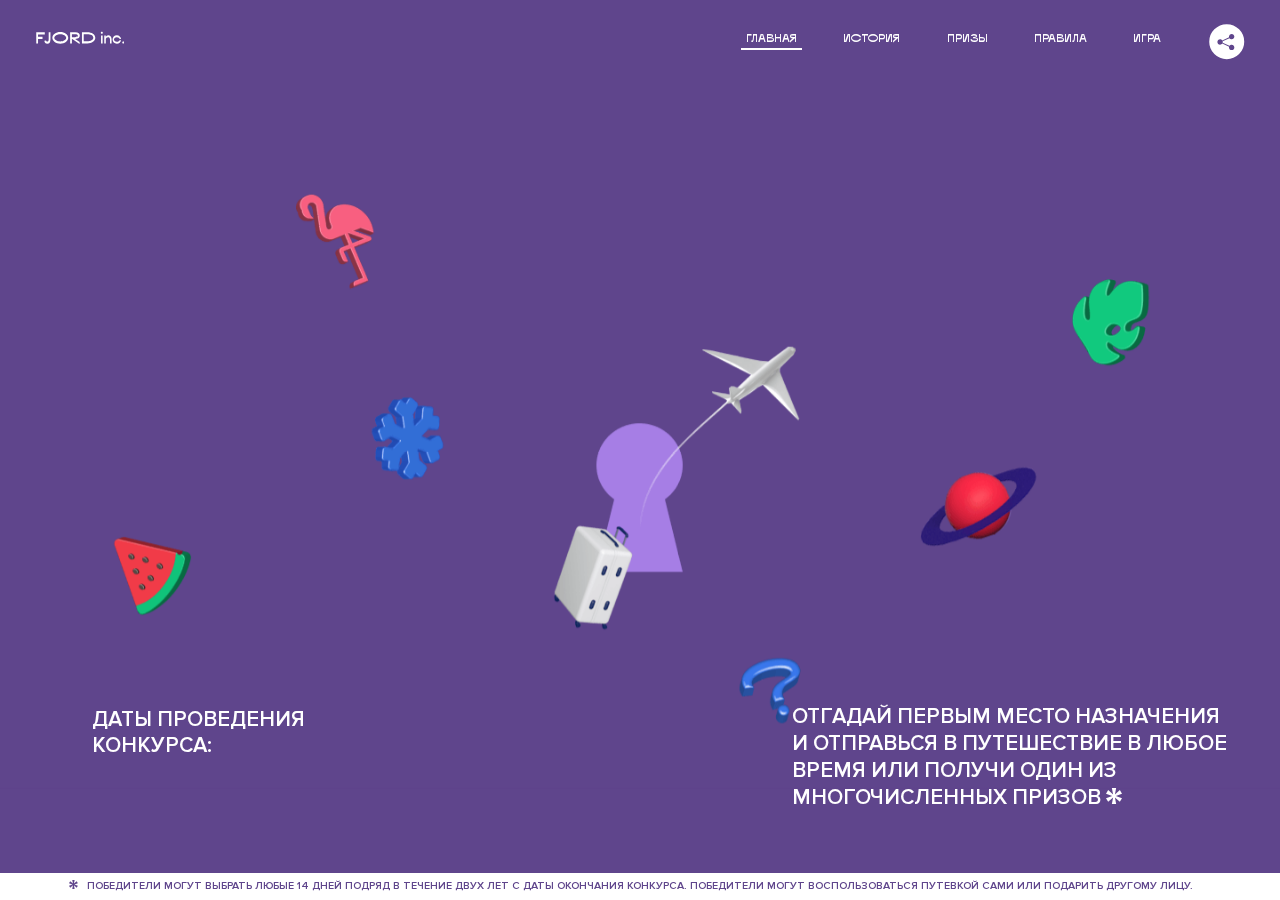
<file: 5/index.html>
<!DOCTYPE html>
<html lang="ru">
<head>
  <meta charset="UTF-8">
  <meta name="description" content="">
  <meta name="viewport" content="width=device-width, initial-scale=1.0">
  <meta http-equiv="X-UA-Compatible" content="ie=edge">
  <title>Mysterious Vacation</title>
<link href="css/style.min.css" rel="stylesheet">  <base href="https://htmlacademy-animation.github.io/2523083-magic-vacation-1/5/">
</head>
<body>

  <header class="page-header js-header">
    <div class="page-header__wrapper">
      <a href="#" class="page-header__logo" aria-label="Перейти на страницу FJORD.Inc">
        <svg width="100" height="15" viewBox="0 0 100 15" fill="none" xmlns="http://www.w3.org/2000/svg">
          <path d="M0.26 1.4V14H2.276V8.906H7.334V6.44H2.276V3.848H9.872V1.4H0.26ZM12.733 14.36C15.127 14.36 16.243 12.65 16.243 9.5V1.4H14.263V8.96C14.263 11.21 13.723 11.876 12.733 11.876C11.833 11.876 11.473 11.3 11.347 10.58L9.36702 10.94C9.63702 13.046 10.663 14.36 12.733 14.36ZM18.3918 7.7C18.3918 11.372 22.3878 14.36 27.3198 14.36C32.2518 14.36 36.2478 11.372 36.2478 7.7C36.2478 4.028 32.2518 1.04 27.3198 1.04C22.3878 1.04 18.3918 4.028 18.3918 7.7ZM20.6058 7.7C20.6058 5.378 23.6118 3.524 27.3198 3.524C30.9918 3.524 33.9798 5.378 33.9798 7.7C33.9798 10.004 30.9918 11.858 27.3198 11.858C23.6118 11.858 20.6058 10.004 20.6058 7.7ZM40.403 14V8.906H40.799L49.079 14.702V12.38L44.039 8.906H44.201C47.999 8.906 49.277 7.304 49.277 5.162C49.277 3.092 47.999 1.4 44.201 1.4H38.387V14H40.403ZM43.535 3.722C45.785 3.722 47.045 4.136 47.045 5.432C47.045 6.764 45.785 7.034 43.535 7.034H40.403V3.722H43.535ZM51.6936 1.382V14H57.8676C62.7456 14 66.7236 11.534 66.7236 7.7C66.7236 3.848 62.7456 1.382 57.8676 1.382H51.6936ZM53.7096 11.624V3.722H57.5436C61.5396 3.722 64.4916 5.018 64.4916 7.7C64.4916 10.238 61.5396 11.624 57.5436 11.624H53.7096ZM73.1832 14.018H74.9832V5H73.1832V14.018ZM72.9132 1.976C72.9132 2.57 73.3992 3.092 74.0832 3.092C74.7492 3.092 75.2352 2.57 75.2352 1.976C75.2352 1.382 74.7672 0.805999 74.0832 0.805999C73.3812 0.805999 72.9132 1.382 72.9132 1.976ZM76.7867 14H78.5687V9.104C78.7487 8.006 79.5947 6.962 81.0887 6.962C82.1147 6.962 83.2667 7.448 83.2667 9.554V14H85.0487V9.014C85.0487 6.152 83.2307 4.73 81.3587 4.73C79.9187 4.73 79.0727 5.558 78.5687 6.854V5H76.7867V14ZM90.9898 14.27C93.5098 14.27 95.3818 12.506 95.7238 10.328H94.0498C93.7258 11.3 92.6998 12.02 90.9898 12.02C88.8478 12.02 87.7678 10.922 87.7678 9.59C87.7678 8.24 88.8478 6.962 90.9898 6.962C92.7538 6.962 93.7978 7.844 94.0858 8.924H95.7418C95.4358 6.71 93.6178 4.73 90.9898 4.73C88.0918 4.73 86.1298 7.124 86.1298 9.59C86.1298 12.074 88.1278 14.27 90.9898 14.27ZM97.0693 12.938C97.0693 13.658 97.5553 14.144 98.2753 14.144C98.9953 14.144 99.4813 13.658 99.4813 12.938C99.4813 12.2 98.9953 11.714 98.2753 11.714C97.5553 11.714 97.0693 12.2 97.0693 12.938Z" fill="currentColor"></path>
        </svg>
      </a>
      <button class="page-header__toggler js-menu-toggler" type="button" aria-label="Управление мобильным меню"><span>Меню</span></button>
      <nav class="page-header__nav">
        <div class="page-header__menu js-menu" id="menu">
          <ul>
            <li>
              <a class="js-menu-link active" href="#top" data-href="top">главная</a>
            </li>
            <li>
              <a class="js-menu-link" href="#story" data-href="story">история</a>
            </li>
            <li>
              <a class="js-menu-link" href="#prizes" data-href="prizes">призы</a>
            </li>
            <li>
              <a class="js-menu-link" href="#rules" data-href="rules">правила</a>
            </li>
            <li>
              <a class="js-menu-link" href="#game" data-href="game">игра</a>
            </li>
          </ul>
        </div>
        <div class="page-header__social">
          <div class="social-block js-social-block">
            <button class="social-block__toggler" aria-label="Управлять блоком с социальными кнопками">
              <svg width="26" height="22" viewBox="0 0 27 22" fill="none" xmlns="http://www.w3.org/2000/svg">
                <path d="M19.6721 7.43664C21.6273 7.43664 23.213 5.85095 23.213 3.89566C23.213 1.94037 21.6273 0.354675 19.6721 0.354675C17.7168 0.354675 16.1311 1.94037 16.1311 3.89566C16.1311 4.19968 16.1728 4.49178 16.2458 4.77345L7.21751 8.95527C6.57519 8.05214 5.52303 7.46049 4.33078 7.46049C2.37549 7.46049 0.789795 9.04618 0.789795 11.0015C0.789795 12.9568 2.37549 14.5425 4.33078 14.5425C5.52303 14.5425 6.57668 13.9508 7.21751 13.0477L16.2458 17.2295C16.1743 17.5112 16.1311 17.8033 16.1311 18.1073C16.1311 20.0626 17.7168 21.6483 19.6721 21.6483C21.6273 21.6483 23.213 20.0626 23.213 18.1073C23.213 16.152 21.6273 14.5663 19.6721 14.5663C18.4798 14.5663 17.4262 15.158 16.7853 16.0611L7.75701 11.8793C7.82854 11.5976 7.87176 11.3055 7.87176 11.0015C7.87176 10.6974 7.83003 10.4053 7.75701 10.1237L16.7853 5.94186C17.4262 6.84499 18.4783 7.43664 19.6721 7.43664Z" fill="currentColor"></path>
              </svg>
            </button>
            <ul class="social-block__list">
              <li>
                <a class="social-block__link social-block__link--fb" href="#" aria-label="Мы на Facebook">
                  <svg width="8" height="17" viewBox="0 0 8 17" fill="none" xmlns="http://www.w3.org/2000/svg">
                    <path d="M4.24646 16.9899H1.09275L1.05793 8.49828H0V5.30707H1.05793V3.81124C1.05793 1.42084 2.57654 0 5.21735 0H7.41758V3.18585H5.30841C4.28262 3.18585 4.2478 3.48582 4.2478 4.24914V5.30707H7.42964L7.16716 8.49828H4.2478V16.9899H4.24646Z" fill="currentColor"></path>
                  </svg>
                </a>
              </li>
              <li>
                <a class="social-block__link social-block__link--insta" href="#" aria-label="Мы в Instagram">
                  <svg width="15" height="15" viewBox="0 0 15 15" fill="none" xmlns="http://www.w3.org/2000/svg">
                    <path d="M11.0197 0H4.19806C2.14246 0 0.471191 1.66993 0.471191 3.72285V10.5499C0.471191 12.6082 2.14112 14.2727 4.19806 14.2727H11.0197C13.0753 14.2727 14.7466 12.6082 14.7466 10.5499V3.72285C14.7466 1.67127 13.0753 0 11.0197 0ZM11.0197 12.4849H4.19806C3.13076 12.4849 2.26432 11.6158 2.26432 10.5512V3.72419C2.26432 2.65956 3.13076 1.79715 4.19806 1.79715H11.0197C12.087 1.79715 12.9535 2.6609 12.9535 3.72419V10.5512C12.9535 11.6145 12.087 12.4849 11.0197 12.4849Z" fill="currentColor"></path>
                    <path d="M7.60887 3.11084C5.38989 3.11084 3.58203 4.9187 3.58203 7.14036C3.58203 9.35532 5.38989 11.1645 7.60887 11.1645C9.83053 11.1645 11.6357 9.35666 11.6357 7.14036C11.6357 4.9187 9.83053 3.11084 7.60887 3.11084ZM7.60887 9.36871C6.37551 9.36871 5.37784 8.37372 5.37784 7.14036C5.37784 5.90699 6.37551 4.90665 7.60887 4.90665C8.83822 4.90665 9.84259 5.90833 9.84259 7.14036C9.84392 8.37238 8.83822 9.36871 7.60887 9.36871Z" fill="currentColor"></path>
                    <path d="M11.3573 2.35962C10.8256 2.35962 10.3931 2.79752 10.3931 3.32381C10.3931 3.85546 10.8256 4.29336 11.3573 4.29336C11.8862 4.29336 12.3215 3.85546 12.3215 3.32381C12.3215 2.79752 11.8862 2.35962 11.3573 2.35962Z" fill="currentColor"></path>
                  </svg>
                </a>
              </li>
              <li>
                <a class="social-block__link social-block__link--vk" href="#" aria-label="Мы ВКонтакте">
                  <svg width="17" height="10" viewBox="0 0 17 10" fill="none" xmlns="http://www.w3.org/2000/svg">
                    <path d="M14.1234 4.9002C14.1234 4.9002 16.3623 1.72708 16.5866 0.680242C16.6595 0.312285 16.4947 0.103188 16.1069 0.103188C16.1069 0.103188 14.8193 0.103188 14.168 0.103188C13.7235 0.103188 13.5587 0.293278 13.4235 0.579768C13.4235 0.579768 12.3724 2.82553 11.0969 4.24712C10.6861 4.70333 10.4781 4.84318 10.2511 4.84318C10.0646 4.84318 9.98625 4.6911 9.98625 4.27834V0.649016C9.98625 0.147997 9.92545 0.00135496 9.5066 0.00135496H6.39628C6.15578 0.00135496 6.0085 0.134417 6.0085 0.324506C6.0085 0.801084 6.73406 0.908351 6.73406 2.20231V4.87305C6.73406 5.40529 6.70569 5.61575 6.45303 5.61575C5.78016 5.61575 4.19528 3.30618 3.30623 0.678887C3.12923 0.145282 2.93737 0 2.43475 0H0.486409C0.205373 0 0 0.190085 0 0.476576C0 0.991172 0.60666 3.40801 2.99277 6.64358C4.59927 8.8201 6.70569 10 8.60269 10C9.76196 10 10.0416 9.80312 10.0416 9.31432V7.63883C10.0416 7.22607 10.2065 7.04956 10.4429 7.04956C10.7078 7.04956 11.1847 7.13238 12.2805 8.22268C13.5843 9.47862 13.6762 10 14.3896 10H16.5676C16.7919 10 17 9.89273 17 9.52342C17 9.02919 16.3623 8.15343 15.384 7.10659C14.9801 6.56755 14.3302 5.98914 14.1248 5.72301C13.8275 5.40801 13.9154 5.23014 14.1234 4.9002Z" fill="currentColor"></path>
                  </svg>
                </a>
              </li>
            </ul>
          </div>
        </div>
      </nav>
    </div>
  </header>

  <main class="page-content">

    <section class="animation-screen"></section>
    
    <section class="screen screen--hidden screen--intro" id="top">
      <div class="screen__wrapper">
        <div class="intro">
          <h1 class="intro__title">Таинственный<br>отпуск</h1>
          <div class="intro__content">
            <div class="intro__info">
              <p class="intro__label">Даты проведения конкурса:</p>
              <p class="intro__date">01 — 31.05 / 2020</p>
            </div>
            <div class="intro__message">
              <p>
                Отгадай первым место назначения и&nbsp;отправься в&nbsp;путешествие в&nbsp;любое время или получи один из многочисленных призов
                <svg width="16" height="16" viewBox="0 0 10 10" fill="none" xmlns="http://www.w3.org/2000/svg">
                  <path d="M0 6.35337L3.90271 4.99012L0 3.64663L1.34615 1.32374L4.44287 4.01073L3.67364 0H6.34615L5.57692 4.01073L8.65385 1.32374L10 3.64663L6.13405 4.99012L10 6.35337L8.65385 8.65651L5.57692 5.98927L6.34615 10H3.67364L4.44287 5.96952L1.34615 8.65651L0 6.35337Z" fill="currentColor"></path>
                </svg>
              </p>
            </div>
          </div>
        </div>
      </div>
      <div class="screen__footer js-footer">
        <button class="screen__footer-enlarge js-footer-toggler" type="button" aria-label="Показать сообщение">
          <svg width="10" height="10" viewBox="0 0 10 10" fill="none" xmlns="http://www.w3.org/2000/svg">
            <path d="M0 6.35337L3.90271 4.99012L0 3.64663L1.34615 1.32374L4.44287 4.01073L3.67364 0H6.34615L5.57692 4.01073L8.65385 1.32374L10 3.64663L6.13405 4.99012L10 6.35337L8.65385 8.65651L5.57692 5.98927L6.34615 10H3.67364L4.44287 5.96952L1.34615 8.65651L0 6.35337Z" fill="currentColor"></path>
          </svg>
        </button>
        <button class="screen__footer-collapse js-footer-toggler" type="button" aria-label="Скрыть сообщение">
          <svg width="13" height="13" viewBox="0 0 13 13" fill="none" xmlns="http://www.w3.org/2000/svg">
            <line x1="12.3536" y1="0.353553" x2="0.738349" y2="11.9688" stroke="currentColor"></line>
            <line x1="0.738319" y1="0.539925" x2="12.3535" y2="12.1551" stroke="currentColor"></line>
          </svg>
        </button>
        <div class="screen__footer-wrapper">
          <div class="screen__footer-announce">
            <p class="screen__footer-label">Даты проведения конкурса:</p>
            <p class="screen__footer-date">01 — 31.05 / 2020</p>
          </div>
          <div class="screen__footer-note">
            <p>
              <svg width="10" height="10" viewBox="0 0 10 10" fill="none" xmlns="http://www.w3.org/2000/svg">
                <path d="M0 6.35337L3.90271 4.99012L0 3.64663L1.34615 1.32374L4.44287 4.01073L3.67364 0H6.34615L5.57692 4.01073L8.65385 1.32374L10 3.64663L6.13405 4.99012L10 6.35337L8.65385 8.65651L5.57692 5.98927L6.34615 10H3.67364L4.44287 5.96952L1.34615 8.65651L0 6.35337Z" fill="currentColor"></path>
              </svg>
              <span>Победители могут выбрать любые 14 дней подряд в&nbsp;течение двух лет с&nbsp;даты окончания конкурса. Победители могут воспользоваться путевкой сами или подарить другому лицу.</span>
            </p>
          </div>
        </div>
      </div>
    </section>

    <section class="screen screen--hidden screen--story" id="story">

      <div class="slider swiper-container js-slider">

        <div class="swiper-wrapper">

          <div class="slider__item swiper-slide">
            <h2 class="slider__item-title">История</h2>
            <p class="slider__item-text">Джеймс Таргет был основателем компании &laquo;Fjord Inc.&raquo;. С&nbsp;1965 года &laquo;Fjord Inc.&raquo; прославилась надёжными и&nbsp;удобными чемоданами и&nbsp;аксессуарами для туристов.</p>
          </div>

          <div class="slider__item swiper-slide">
            <p class="slider__item-text">Когда Джеймсу было 7&nbsp;лет, в&nbsp;их&nbsp;доме гостил дядюшка и&nbsp;развлекал детей рассказами о&nbsp;своей поездке в&nbsp;место, показавшееся малышу Таргету невероятным. Тогда Джеймс решил, что однажды посетит его, но&nbsp;не&nbsp;будет рассказывать о&nbsp;мечте, пока не&nbsp;осуществит.</p>
          </div>

          <div class="slider__item swiper-slide">
            <p class="slider__item-text">Джеймс Таргет стал увлеченным путешественником. Он&nbsp;посетил 5&nbsp;континентов, 126&nbsp;стран.</p>
          </div>

          <div class="slider__item swiper-slide">
            <p class="slider__item-text">Он&nbsp;сплавлялся по&nbsp;Амазонке и&nbsp;погружался в&nbsp;пещеры Франции, медитировал в&nbsp;горах Тибета и&nbsp;пожимал руку вождя племени Акугауа.</p>
          </div>

          <div class="slider__item swiper-slide">
            <p class="slider__item-text">Из&nbsp;своих поездок Джеймс Таргет привозил идеи, как сделать свои чемоданы &laquo;Fjord Inc.&raquo; удобными и&nbsp;приспособленными к&nbsp;разным дорожным условиям.</p>
          </div>

          <div class="slider__item swiper-slide">
            <p class="slider__item-text">Всё это время Джеймс не&nbsp;оставлял идею поездки своей мечты. Однако, как только он&nbsp;брался за&nbsp;планирование, возникали препятствия, не&nbsp;позволяющие отправиться туда.</p>
          </div>

          <div class="slider__item swiper-slide">
            <p class="slider__item-text">В&nbsp;возрасте 67&nbsp;лет Джеймс Таргет попал под лавину и&nbsp;погиб. В&nbsp;своём завещании он&nbsp;поручил отправить в&nbsp;заветное путешествие трёх смельчаков, единых с&nbsp;ним духом.</p>
          </div>

          <div class="slider__item swiper-slide">
            <p class="slider__item-text">Тех, кто сможет узнать таинственное место, задавая вопросы специально обученному ИИ&nbsp;&laquo;Соне&raquo;, ждет фантастическое путешествие.</p>
          </div>
        </div>
        <div class="slider__controls">
          <button class="slider__control slider__control--prev js-control-prev" type="button" aria-label="Показать предыдущую историю">
            <svg width="12" height="22" viewBox="0 0 12 22" fill="none" xmlns="http://www.w3.org/2000/svg">
              <path d="M11 1L1 11L11 21" stroke="currentColor" stroke-width="2" stroke-linejoin="round"></path>
            </svg>
          </button>
          <button class="slider__control slider__control--next js-control-next" type="button" aria-label="Показать следующую историю">
            <svg width="12" height="22" viewBox="0 0 12 22" fill="none" xmlns="http://www.w3.org/2000/svg">
              <path d="M1 1L11 11L1 21" stroke="currentColor" stroke-width="2" stroke-linejoin="round"></path>
            </svg>
          </button>
        </div>
        <div class="slider__pagination swiper-pagination"></div>
      </div>
    </section>

    <section class="screen screen--hidden screen--prizes" id="prizes">
      <div class="screen__wrapper">
        <div class="prizes">
          <h2 class="prizes__title">ПРизы</h2>
          <div class="prizes__lead">
            <p>Найди ответ и&nbsp;получи один из&nbsp;призов:</p>
          </div>
          <ul class="prizes__list">
            <li class="prizes__item prizes__item--journeys">
              <div class="prizes__icon">
                <picture>
                  <source srcset="img/prize1-mob.svg" media="(orientation: portrait)">
                  <img src="img/prize1.svg" alt="">
                </picture>
              </div>
              <p class="prizes__desc">
                <b>3</b>
                <span>загадочных путешествия</span>
              </p>
            </li>
            <li class="prizes__item prizes__item--cases">
              <div class="prizes__icon">
                <picture>
                  <source srcset="img/prize2-mob.svg" media="(orientation: portrait)">
                  <img src="img/prize2.svg" alt="">
                </picture>
              </div>
              <p class="prizes__desc">
                <b>7</b>
                <span>надежных чемоданов</span>
              </p>
            </li>
            <li class="prizes__item prizes__item--codes">
              <div class="prizes__icon">
                <picture>
                  <source srcset="img/prize3-mob.svg" media="(orientation: portrait)">
                  <img src="img/prize3.svg" alt="">
                </picture>
              </div>
              <p class="prizes__desc">
                <b>900</b>
                <span>
                  промокодов на&nbsp;скидку 15%
                  <svg width="10" height="10" viewBox="0 0 10 10" fill="none" xmlns="http://www.w3.org/2000/svg">
                    <path d="M0 6.35337L3.90271 4.99012L0 3.64663L1.34615 1.32374L4.44287 4.01073L3.67364 0H6.34615L5.57692 4.01073L8.65385 1.32374L10 3.64663L6.13405 4.99012L10 6.35337L8.65385 8.65651L5.57692 5.98927L6.34615 10H3.67364L4.44287 5.96952L1.34615 8.65651L0 6.35337Z" fill="currentColor"></path>
                  </svg>
                </span>
              </p>
            </li>
          </ul>
        </div>
      </div>
      <div class="screen__footer js-footer">
        <button class="screen__footer-enlarge js-footer-toggler" type="button" aria-label="Показать сообщение">
          <svg width="10" height="10" viewBox="0 0 10 10" fill="none" xmlns="http://www.w3.org/2000/svg">
            <path d="M0 6.35337L3.90271 4.99012L0 3.64663L1.34615 1.32374L4.44287 4.01073L3.67364 0H6.34615L5.57692 4.01073L8.65385 1.32374L10 3.64663L6.13405 4.99012L10 6.35337L8.65385 8.65651L5.57692 5.98927L6.34615 10H3.67364L4.44287 5.96952L1.34615 8.65651L0 6.35337Z" fill="currentColor"></path>
          </svg>
        </button>
        <button class="screen__footer-collapse js-footer-toggler" type="button" aria-label="Скрыть сообщение">
          <svg width="13" height="13" viewBox="0 0 13 13" fill="none" xmlns="http://www.w3.org/2000/svg">
            <line x1="12.3536" y1="0.353553" x2="0.738349" y2="11.9688" stroke="currentColor"></line>
            <line x1="0.738319" y1="0.539925" x2="12.3535" y2="12.1551" stroke="currentColor"></line>
          </svg>
        </button>
        <div class="screen__footer-wrapper">
          <div class="screen__footer-announce">
            <p class="screen__footer-label">Даты проведения конкурса:</p>
            <p class="screen__footer-date">01 — 31.05 / 2020</p>
          </div>
          <div class="screen__footer-note">
            <p>
              <svg width="10" height="10" viewBox="0 0 10 10" fill="none" xmlns="http://www.w3.org/2000/svg">
                <path d="M0 6.35337L3.90271 4.99012L0 3.64663L1.34615 1.32374L4.44287 4.01073L3.67364 0H6.34615L5.57692 4.01073L8.65385 1.32374L10 3.64663L6.13405 4.99012L10 6.35337L8.65385 8.65651L5.57692 5.98927L6.34615 10H3.67364L4.44287 5.96952L1.34615 8.65651L0 6.35337Z" fill="currentColor"></path>
              </svg>
              <span>Скидка&nbsp;15% на&nbsp;единоразовое приобретение путёвки с&nbsp;1&nbsp;июня 2020 по&nbsp;31&nbsp;мая 2022&nbsp;года. Суммируется с&nbsp;другими акциями</span>
            </p>
          </div>
        </div>
      </div>
    </section>

    <section class="screen screen--hidden screen--rules" id="rules">
      <div class="screen__wrapper">
        <div class="rules">
          <h2 class="rules__title">Правила</h2>
          <div class="rules__lead">
            <p>Для того чтобы получить наследство Джеймса Таргета, тебе нужно выведать у&nbsp;&laquo;Сони&raquo;, куда предстоит отправиться тебе в&nbsp;случае победы</p>
          </div>
          <ol class="rules__list">
            <li class="rules__item">
              <p>Тебе отводится <br>5&nbsp;минут</p>
            </li>
            <li class="rules__item">
              <p>Задавай любые вопросы в&nbsp;текстовом поле</p>
            </li>
            <li class="rules__item">
              <p>Нажимай кнопку &laquo;Узнать&raquo;, чтобы получить ответ</p>
            </li>
            <li class="rules__item">
              <p>&laquo;Соня&raquo; может отвечать только&nbsp;Да или Нет</p>
            </li>
          </ol>
          <a href="#game" class="rules__link btn animate__btn">Погнали!</a>
        </div>
      </div>
      <div class="screen__disclaimer">
        <div class="disclaimer">
          <ul>
            <li>
              <a href="#">Правовая информация</a>
            </li>
            <li>
              <a href="#">Подробные правила</a>
            </li>
          </ul>
        </div>
      </div>
    </section>

    <section class="screen screen--hidden screen--game" id="game">
      <div class="screen__wrapper">
        <div class="game">
          <div class="game__header">
            <h2 class="game__title">Игра</h2>
            <div class="game__counter">
              <span>05</span>:<span>00</span>
            </div>
          </div>
          <div class="game__body">
            <div class="chat">
              <div class="chat__body js-chat">
                <ul class="chat__list" id="messages"></ul>
              </div>
              <div class="chat__footer">
                <form action="#" method="post" class="form" id="message-form">
                  <label for="message-field" class="visually-hidden">Поле для ввода вопроса</label>
                  <div class="field__wrapper">
                    <input type="text" class="form__field" id="message-field">
                  </div>
                  <button class="form__button btn">
                    Узнать
                    <svg width="18" height="19" viewBox="0 0 18 19" fill="none" xmlns="http://www.w3.org/2000/svg">
                      <path stroke="currentColor" stroke-width="2" d="M9 19V1"></path>
                      <path d="M1 9l8-8 8 8" stroke="currentColor" stroke-width="2" stroke-linejoin="round"></path>
                    </svg>
                  </button>
                </form>
              </div>
            </div>
          </div>
          <!-- временные кнопки для показа результата -->
          <div class="game__buttons">
            <button class="game__button btn js-show-result" type="button" data-target="result">Положительный результат</button>
            <button class="game__button btn js-show-result" type="button" data-target="result2">Положительный результат - 2</button>
            <button class="game__button btn js-show-result" type="button" data-target="result3">Отрицательный результат</button>
          </div>
        </div>
      </div>
    </section>

    <section class="screen screen--hidden screen--result" id="result">
      <div class="screen__wrapper">
        <div class="result result--trip">
          <div class="result__image">
            <picture>
              <source srcset="img/result1-mob.png 1x, img/result1-mob@2x.png 2x" media="(max-width: 768px) and (orientation: portrait)">
              <img src="img/result1.png" srcset="img/result1@2x.png 2x" alt="">
            </picture>
          </div>
          <h2 class="result__title">
            <span class="visually-hidden">ПОбеда!</span>
            <svg xmlns="http://www.w3.org/2000/svg" viewBox="0 0 568.85 109.24">
              <path d="M16,24.44V92H2.6V8H75V92H61.52V24.44H16Z" transform="translate(-2.1 -1.5)" fill="none" stroke="currentColor"></path>
              <path d="M148.76,5.6c32.88,0,59.52,19.92,59.52,44.4s-26.64,44.4-59.52,44.4S89.24,74.48,89.24,50,115.88,5.6,148.76,5.6Zm0,72.12c24.48,0,44.4-12.36,44.4-27.72s-19.92-27.84-44.4-27.84C124,22.16,104,34.52,104,50S124,77.72,148.76,77.72Z" transform="translate(-2.1 -1.5)" fill="none" stroke="currentColor"></path>
              <path d="M287.36,8V24.44H236v14.4h25.32c25.44,0,34,11.16,34,26.52,0,15.6-8.52,26.64-34,26.64H222.56V8h64.8ZM256.88,76.52c15.12,0,23.52-2,23.52-11.52S272,54.44,256.88,54.44H236V76.52h20.88Z" transform="translate(-2.1 -1.5)" fill="none" stroke="currentColor"></path>
              <path d="M371.47,8V24.44H320.84V41.6h33.6V58h-33.6V75.56h50.64V92H307.4V8h64.08Z" transform="translate(-2.1 -1.5)" fill="none" stroke="currentColor"></path>
              <path d="M382.39,110.24V75.56h7.44c4.56-4.68,7.8-18.36,8.76-56L399,8h48.6V75.56h10v34.68H442.87V92H397v18.24H382.39Zm51.72-34.68V24.44H411.55v3.12c-0.48,22.44-3.24,37.68-7.2,48h29.76Z" transform="translate(-2.1 -1.5)" fill="none" stroke="currentColor"></path>
              <path d="M463.75,92l28-84h27.12l28.08,84H533.47l-7.8-23.52h-37.8L480.07,92H463.75Zm56.64-40L507,11.84,493.51,52h26.88Z" transform="translate(-2.1 -1.5)" fill="none" stroke="currentColor"></path>
              <path d="M554.12,70.4L555.55,2H569l1.44,68.4H554.12Zm8.28,6.36c4.8,0,8,3.24,8,8.16a8,8,0,1,1-16.08,0C554.35,80,557.59,76.76,562.39,76.76Z" transform="translate(-2.1 -1.5)" fill="none" stroke="currentColor"></path>
            </svg>
          </h2>
          <div class="result__text">
            <p>ты&nbsp;отправляешься в&nbsp;Арктику!</p>
          </div>
          <div class="result__form">
            <form action="#" method="post" class="form form--result">
              <label for="email-field" class="form__label">зарегистрируй результат</label>
              <div class="field__wrapper">
                <input type="email" class="form__field" id="email-field" placeholder="e-mail для регистации результата и получения приза" required="">
              </div>
              <button class="form__button btn">
                отправить
                <svg width="18" height="19" viewBox="0 0 18 19" fill="none" xmlns="http://www.w3.org/2000/svg">
                  <path stroke="currentColor" stroke-width="2" d="M9 19V1"></path>
                  <path d="M1 9l8-8 8 8" stroke="currentColor" stroke-width="2" stroke-linejoin="round"></path>
                </svg>
              </button>
            </form>
          </div>
        </div>
      </div>
    </section>

    <section class="screen screen--hidden screen--result" id="result2">
      <div class="screen__wrapper">
        <div class="result result--prize">
          <div class="result__image">
            <img src="img/result2/leaf_blue_1.png" alt="" class="result__image--leaf1">
            <img src="img/result2/leaf_blue_2.png" alt="" class="result__image--leaf2">
            <img src="img/result2/leaf_green.png" alt="" class="result__image--leaf3">
            <div class="suitcase__wrapper">
              <img src="img/result2/suitcase.png" alt="" class="result__image--suitcase">
            </div>
            <img src="img/result2/flamingo.png" alt="" class="result__image--flamingo">
          </div>
          <h2 class="result__title">
            <span class="visually-hidden">ПОбеда!</span>
            <svg xmlns="http://www.w3.org/2000/svg" viewBox="0 0 568.85 109.24">
              <path d="M16,24.44V92H2.6V8H75V92H61.52V24.44H16Z" transform="translate(-2.1 -1.5)" fill="none" stroke="currentColor"></path>
              <path d="M148.76,5.6c32.88,0,59.52,19.92,59.52,44.4s-26.64,44.4-59.52,44.4S89.24,74.48,89.24,50,115.88,5.6,148.76,5.6Zm0,72.12c24.48,0,44.4-12.36,44.4-27.72s-19.92-27.84-44.4-27.84C124,22.16,104,34.52,104,50S124,77.72,148.76,77.72Z" transform="translate(-2.1 -1.5)" fill="none" stroke="currentColor"></path>
              <path d="M287.36,8V24.44H236v14.4h25.32c25.44,0,34,11.16,34,26.52,0,15.6-8.52,26.64-34,26.64H222.56V8h64.8ZM256.88,76.52c15.12,0,23.52-2,23.52-11.52S272,54.44,256.88,54.44H236V76.52h20.88Z" transform="translate(-2.1 -1.5)" fill="none" stroke="currentColor"></path>
              <path d="M371.47,8V24.44H320.84V41.6h33.6V58h-33.6V75.56h50.64V92H307.4V8h64.08Z" transform="translate(-2.1 -1.5)" fill="none" stroke="currentColor"></path>
              <path d="M382.39,110.24V75.56h7.44c4.56-4.68,7.8-18.36,8.76-56L399,8h48.6V75.56h10v34.68H442.87V92H397v18.24H382.39Zm51.72-34.68V24.44H411.55v3.12c-0.48,22.44-3.24,37.68-7.2,48h29.76Z" transform="translate(-2.1 -1.5)" fill="none" stroke="currentColor"></path>
              <path d="M463.75,92l28-84h27.12l28.08,84H533.47l-7.8-23.52h-37.8L480.07,92H463.75Zm56.64-40L507,11.84,493.51,52h26.88Z" transform="translate(-2.1 -1.5)" fill="none" stroke="currentColor"></path>
              <path d="M554.12,70.4L555.55,2H569l1.44,68.4H554.12Zm8.28,6.36c4.8,0,8,3.24,8,8.16a8,8,0,1,1-16.08,0C554.35,80,557.59,76.76,562.39,76.76Z" transform="translate(-2.1 -1.5)" fill="none" stroke="currentColor"></path>
            </svg>
          </h2>
          <div class="result__text">
            <p>чемодан &laquo;Fjord&nbsp;Inc.&raquo;&nbsp;твой</p>
          </div>
          <div class="result__form">
            <form action="#" method="post" class="form form--result">
              <label for="email-field2" class="form__label">зарегистрируй результат</label>
              <div class="field__wrapper">
                <input type="email" class="form__field" id="email-field2" placeholder="e-mail для регистации результата и получения приза" required="">
              </div>
              <button class="form__button btn">
                <span class="form__button--text">отправить</span>
                <svg width="18" height="19" viewBox="0 0 18 19" fill="none" xmlns="http://www.w3.org/2000/svg">
                  <path stroke="currentColor" stroke-width="2" d="M9 19V1"></path>
                  <path d="M1 9l8-8 8 8" stroke="currentColor" stroke-width="2" stroke-linejoin="round"></path>
                </svg>
              </button>
            </form>
          </div>
        </div>
      </div>
    </section>

    <section class="screen screen--hidden screen--result" id="result3">
      <div class="screen__wrapper">
        <div class="result result--negative">
          <div class="result__image">
            <picture>
              <source srcset="img/result3-mob.png 1x, img/result3-mob@2x.png 2x" media="(max-width: 768px) and (orientation: portrait)">
              <img src="img/result3.png" srcset="img/result3@2x.png 2x" alt="">
            </picture>
          </div>
          <h2 class="result__title">
            <span class="visually-hidden">Не угадал!</span>
            <svg xmlns="http://www.w3.org/2000/svg" viewBox="0 0 660.77 109.24">
              <path d="M2.66,92V8H16.1V42.2H53.3V8H66.74V92H53.3V58.64H16.1V92H2.66Z" transform="translate(-2.16 -1.5)" fill="none" stroke="currentColor"></path>
              <path d="M147.62,8V24.44H97V41.6h33.6V58H97V75.56h50.64V92H83.54V8h64.08Z" transform="translate(-2.16 -1.5)" fill="none" stroke="currentColor"></path>
              <path d="M199.22,8l20.52,42.36L235.34,8h16.44l-31,84H204.38l9.48-25.92L185.78,8h13.44Z" transform="translate(-2.16 -1.5)" fill="none" stroke="currentColor"></path>
              <path d="M273.74,24.44V92H260.3V8h50.16V24.44H273.74Z" transform="translate(-2.16 -1.5)" fill="none" stroke="currentColor"></path>
              <path d="M307.1,92l28-84h27.12l28.08,84H376.82L369,68.48h-37.8L323.42,92H307.1Zm56.64-40L350.3,11.84,336.86,52h26.88Z" transform="translate(-2.16 -1.5)" fill="none" stroke="currentColor"></path>
              <path d="M396.38,110.24V75.56h7.44c4.56-4.68,7.8-18.36,8.76-56L412.94,8h48.6V75.56h10v34.68H456.86V92H411v18.24H396.38ZM448.1,75.56V24.44H425.54v3.12c-0.48,22.44-3.24,37.68-7.2,48H448.1Z" transform="translate(-2.16 -1.5)" fill="none" stroke="currentColor"></path>
              <path d="M477.74,92l28-84h27.12L560.9,92H547.46l-7.8-23.52h-37.8L494.06,92H477.74Zm56.64-40-13.44-40.2L507.5,52h26.88Z" transform="translate(-2.16 -1.5)" fill="none" stroke="currentColor"></path>
              <path d="M568.7,76.88a13.77,13.77,0,0,0,5,1c6.6,0,10.44-6.24,12-58.32L586.22,8h46.2V92H619V24.44H598.82l-0.12,3.12C597.14,81,589,94.4,573.74,94.4a28.55,28.55,0,0,1-6.72-.84Z" transform="translate(-2.16 -1.5)" fill="none" stroke="currentColor"></path>
              <path d="M646.1,70.4L647.54,2H661l1.44,68.4H646.1Zm8.28,6.36c4.8,0,8,3.24,8,8.16a8,8,0,0,1-16.08,0C646.34,80,649.58,76.76,654.38,76.76Z" transform="translate(-2.16 -1.5)" fill="none" stroke="currentColor"></path>
            </svg>
          </h2>
          <button class="result__button js-play" type="button">
            не сдавайся!
            <span>
              <svg width="27" height="22" viewBox="0 0 27 22" fill="none" xmlns="http://www.w3.org/2000/svg">
                <path d="M10.6899 1.47998C5.42992 1.47998 1.16992 5.73998 1.16992 11C1.16992 16.26 5.42992 20.52 10.6899 20.52C15.9499 20.52 20.2099 16.26 20.2099 11V7.13998" stroke="currentColor" stroke-width="2" stroke-miterlimit="10"></path>
                <path d="M15.1099 12.5099L20.1499 7.13989L25.3099 12.6299" stroke="currentColor" stroke-width="2" stroke-miterlimit="10" stroke-linejoin="round"></path>
              </svg>
            </span>
          </button>
        </div>
      </div>
    </section>

    <section class="background-screen" id="backgroundScreen"></section>

  </main>

<script src="js/script.js"></script></body>
</html>
</file>
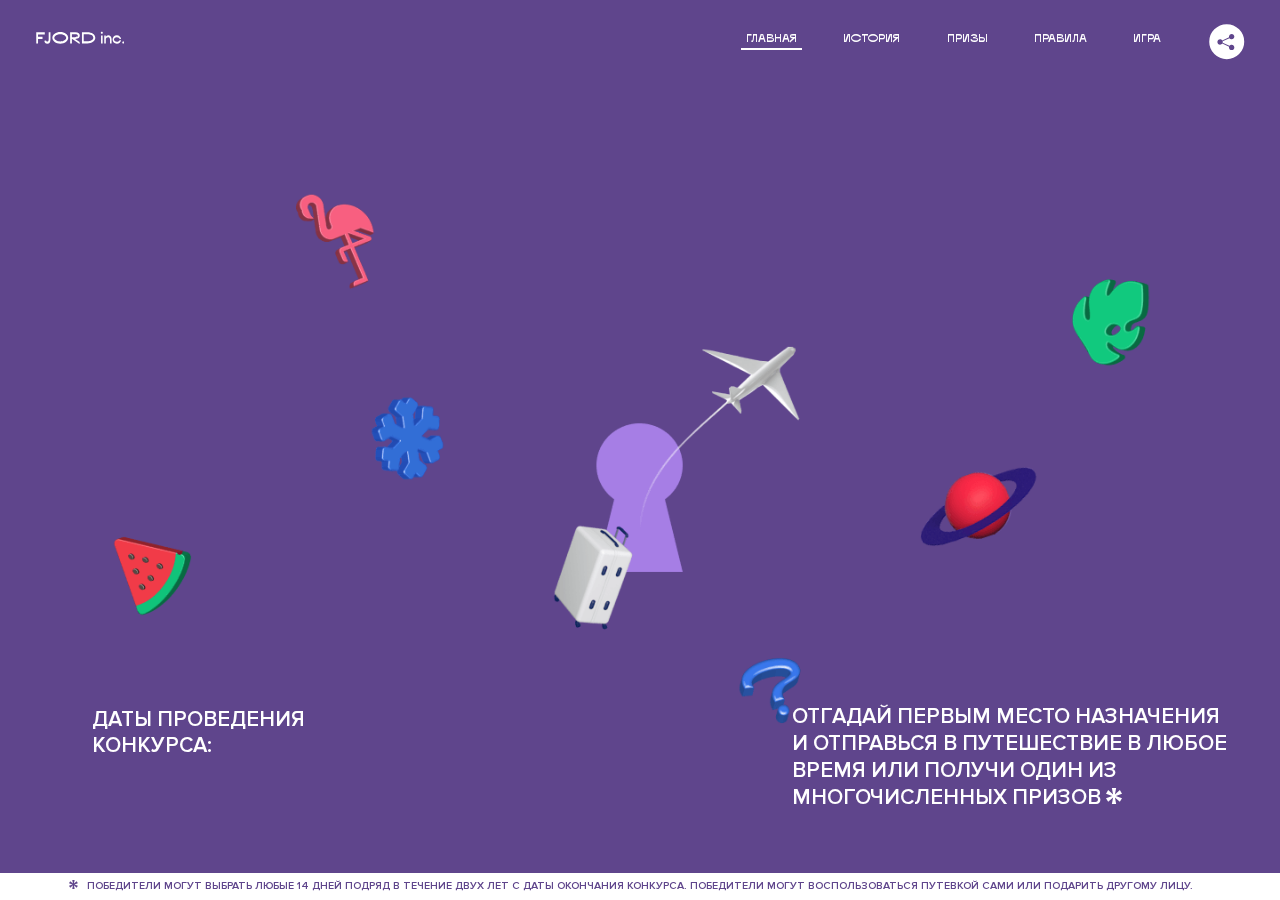
<file: 6/index.html>
<!DOCTYPE html>
<html lang="ru">
<head>
  <meta charset="UTF-8">
  <meta name="description" content="">
  <meta name="viewport" content="width=device-width, initial-scale=1.0">
  <meta http-equiv="X-UA-Compatible" content="ie=edge">
  <title>Mysterious Vacation</title>
<link href="css/style.min.css" rel="stylesheet">  <base href="https://htmlacademy-animation.github.io/2523083-magic-vacation-1/6/">
</head>
<body>

  <header class="page-header js-header">
    <div class="page-header__wrapper">
      <a href="#" class="page-header__logo" aria-label="Перейти на страницу FJORD.Inc">
        <svg width="100" height="15" viewBox="0 0 100 15" fill="none" xmlns="http://www.w3.org/2000/svg">
          <path d="M0.26 1.4V14H2.276V8.906H7.334V6.44H2.276V3.848H9.872V1.4H0.26ZM12.733 14.36C15.127 14.36 16.243 12.65 16.243 9.5V1.4H14.263V8.96C14.263 11.21 13.723 11.876 12.733 11.876C11.833 11.876 11.473 11.3 11.347 10.58L9.36702 10.94C9.63702 13.046 10.663 14.36 12.733 14.36ZM18.3918 7.7C18.3918 11.372 22.3878 14.36 27.3198 14.36C32.2518 14.36 36.2478 11.372 36.2478 7.7C36.2478 4.028 32.2518 1.04 27.3198 1.04C22.3878 1.04 18.3918 4.028 18.3918 7.7ZM20.6058 7.7C20.6058 5.378 23.6118 3.524 27.3198 3.524C30.9918 3.524 33.9798 5.378 33.9798 7.7C33.9798 10.004 30.9918 11.858 27.3198 11.858C23.6118 11.858 20.6058 10.004 20.6058 7.7ZM40.403 14V8.906H40.799L49.079 14.702V12.38L44.039 8.906H44.201C47.999 8.906 49.277 7.304 49.277 5.162C49.277 3.092 47.999 1.4 44.201 1.4H38.387V14H40.403ZM43.535 3.722C45.785 3.722 47.045 4.136 47.045 5.432C47.045 6.764 45.785 7.034 43.535 7.034H40.403V3.722H43.535ZM51.6936 1.382V14H57.8676C62.7456 14 66.7236 11.534 66.7236 7.7C66.7236 3.848 62.7456 1.382 57.8676 1.382H51.6936ZM53.7096 11.624V3.722H57.5436C61.5396 3.722 64.4916 5.018 64.4916 7.7C64.4916 10.238 61.5396 11.624 57.5436 11.624H53.7096ZM73.1832 14.018H74.9832V5H73.1832V14.018ZM72.9132 1.976C72.9132 2.57 73.3992 3.092 74.0832 3.092C74.7492 3.092 75.2352 2.57 75.2352 1.976C75.2352 1.382 74.7672 0.805999 74.0832 0.805999C73.3812 0.805999 72.9132 1.382 72.9132 1.976ZM76.7867 14H78.5687V9.104C78.7487 8.006 79.5947 6.962 81.0887 6.962C82.1147 6.962 83.2667 7.448 83.2667 9.554V14H85.0487V9.014C85.0487 6.152 83.2307 4.73 81.3587 4.73C79.9187 4.73 79.0727 5.558 78.5687 6.854V5H76.7867V14ZM90.9898 14.27C93.5098 14.27 95.3818 12.506 95.7238 10.328H94.0498C93.7258 11.3 92.6998 12.02 90.9898 12.02C88.8478 12.02 87.7678 10.922 87.7678 9.59C87.7678 8.24 88.8478 6.962 90.9898 6.962C92.7538 6.962 93.7978 7.844 94.0858 8.924H95.7418C95.4358 6.71 93.6178 4.73 90.9898 4.73C88.0918 4.73 86.1298 7.124 86.1298 9.59C86.1298 12.074 88.1278 14.27 90.9898 14.27ZM97.0693 12.938C97.0693 13.658 97.5553 14.144 98.2753 14.144C98.9953 14.144 99.4813 13.658 99.4813 12.938C99.4813 12.2 98.9953 11.714 98.2753 11.714C97.5553 11.714 97.0693 12.2 97.0693 12.938Z" fill="currentColor"></path>
        </svg>
      </a>
      <button class="page-header__toggler js-menu-toggler" type="button" aria-label="Управление мобильным меню"><span>Меню</span></button>
      <nav class="page-header__nav">
        <div class="page-header__menu js-menu" id="menu">
          <ul>
            <li>
              <a class="js-menu-link active" href="#top" data-href="top">главная</a>
            </li>
            <li>
              <a class="js-menu-link" href="#story" data-href="story">история</a>
            </li>
            <li>
              <a class="js-menu-link" href="#prizes" data-href="prizes">призы</a>
            </li>
            <li>
              <a class="js-menu-link" href="#rules" data-href="rules">правила</a>
            </li>
            <li>
              <a class="js-menu-link" href="#game" data-href="game">игра</a>
            </li>
          </ul>
        </div>
        <div class="page-header__social">
          <div class="social-block js-social-block">
            <button class="social-block__toggler" aria-label="Управлять блоком с социальными кнопками">
              <svg width="26" height="22" viewBox="0 0 27 22" fill="none" xmlns="http://www.w3.org/2000/svg">
                <path d="M19.6721 7.43664C21.6273 7.43664 23.213 5.85095 23.213 3.89566C23.213 1.94037 21.6273 0.354675 19.6721 0.354675C17.7168 0.354675 16.1311 1.94037 16.1311 3.89566C16.1311 4.19968 16.1728 4.49178 16.2458 4.77345L7.21751 8.95527C6.57519 8.05214 5.52303 7.46049 4.33078 7.46049C2.37549 7.46049 0.789795 9.04618 0.789795 11.0015C0.789795 12.9568 2.37549 14.5425 4.33078 14.5425C5.52303 14.5425 6.57668 13.9508 7.21751 13.0477L16.2458 17.2295C16.1743 17.5112 16.1311 17.8033 16.1311 18.1073C16.1311 20.0626 17.7168 21.6483 19.6721 21.6483C21.6273 21.6483 23.213 20.0626 23.213 18.1073C23.213 16.152 21.6273 14.5663 19.6721 14.5663C18.4798 14.5663 17.4262 15.158 16.7853 16.0611L7.75701 11.8793C7.82854 11.5976 7.87176 11.3055 7.87176 11.0015C7.87176 10.6974 7.83003 10.4053 7.75701 10.1237L16.7853 5.94186C17.4262 6.84499 18.4783 7.43664 19.6721 7.43664Z" fill="currentColor"></path>
              </svg>
            </button>
            <ul class="social-block__list">
              <li>
                <a class="social-block__link social-block__link--fb" href="#" aria-label="Мы на Facebook">
                  <svg width="8" height="17" viewBox="0 0 8 17" fill="none" xmlns="http://www.w3.org/2000/svg">
                    <path d="M4.24646 16.9899H1.09275L1.05793 8.49828H0V5.30707H1.05793V3.81124C1.05793 1.42084 2.57654 0 5.21735 0H7.41758V3.18585H5.30841C4.28262 3.18585 4.2478 3.48582 4.2478 4.24914V5.30707H7.42964L7.16716 8.49828H4.2478V16.9899H4.24646Z" fill="currentColor"></path>
                  </svg>
                </a>
              </li>
              <li>
                <a class="social-block__link social-block__link--insta" href="#" aria-label="Мы в Instagram">
                  <svg width="15" height="15" viewBox="0 0 15 15" fill="none" xmlns="http://www.w3.org/2000/svg">
                    <path d="M11.0197 0H4.19806C2.14246 0 0.471191 1.66993 0.471191 3.72285V10.5499C0.471191 12.6082 2.14112 14.2727 4.19806 14.2727H11.0197C13.0753 14.2727 14.7466 12.6082 14.7466 10.5499V3.72285C14.7466 1.67127 13.0753 0 11.0197 0ZM11.0197 12.4849H4.19806C3.13076 12.4849 2.26432 11.6158 2.26432 10.5512V3.72419C2.26432 2.65956 3.13076 1.79715 4.19806 1.79715H11.0197C12.087 1.79715 12.9535 2.6609 12.9535 3.72419V10.5512C12.9535 11.6145 12.087 12.4849 11.0197 12.4849Z" fill="currentColor"></path>
                    <path d="M7.60887 3.11084C5.38989 3.11084 3.58203 4.9187 3.58203 7.14036C3.58203 9.35532 5.38989 11.1645 7.60887 11.1645C9.83053 11.1645 11.6357 9.35666 11.6357 7.14036C11.6357 4.9187 9.83053 3.11084 7.60887 3.11084ZM7.60887 9.36871C6.37551 9.36871 5.37784 8.37372 5.37784 7.14036C5.37784 5.90699 6.37551 4.90665 7.60887 4.90665C8.83822 4.90665 9.84259 5.90833 9.84259 7.14036C9.84392 8.37238 8.83822 9.36871 7.60887 9.36871Z" fill="currentColor"></path>
                    <path d="M11.3573 2.35962C10.8256 2.35962 10.3931 2.79752 10.3931 3.32381C10.3931 3.85546 10.8256 4.29336 11.3573 4.29336C11.8862 4.29336 12.3215 3.85546 12.3215 3.32381C12.3215 2.79752 11.8862 2.35962 11.3573 2.35962Z" fill="currentColor"></path>
                  </svg>
                </a>
              </li>
              <li>
                <a class="social-block__link social-block__link--vk" href="#" aria-label="Мы ВКонтакте">
                  <svg width="17" height="10" viewBox="0 0 17 10" fill="none" xmlns="http://www.w3.org/2000/svg">
                    <path d="M14.1234 4.9002C14.1234 4.9002 16.3623 1.72708 16.5866 0.680242C16.6595 0.312285 16.4947 0.103188 16.1069 0.103188C16.1069 0.103188 14.8193 0.103188 14.168 0.103188C13.7235 0.103188 13.5587 0.293278 13.4235 0.579768C13.4235 0.579768 12.3724 2.82553 11.0969 4.24712C10.6861 4.70333 10.4781 4.84318 10.2511 4.84318C10.0646 4.84318 9.98625 4.6911 9.98625 4.27834V0.649016C9.98625 0.147997 9.92545 0.00135496 9.5066 0.00135496H6.39628C6.15578 0.00135496 6.0085 0.134417 6.0085 0.324506C6.0085 0.801084 6.73406 0.908351 6.73406 2.20231V4.87305C6.73406 5.40529 6.70569 5.61575 6.45303 5.61575C5.78016 5.61575 4.19528 3.30618 3.30623 0.678887C3.12923 0.145282 2.93737 0 2.43475 0H0.486409C0.205373 0 0 0.190085 0 0.476576C0 0.991172 0.60666 3.40801 2.99277 6.64358C4.59927 8.8201 6.70569 10 8.60269 10C9.76196 10 10.0416 9.80312 10.0416 9.31432V7.63883C10.0416 7.22607 10.2065 7.04956 10.4429 7.04956C10.7078 7.04956 11.1847 7.13238 12.2805 8.22268C13.5843 9.47862 13.6762 10 14.3896 10H16.5676C16.7919 10 17 9.89273 17 9.52342C17 9.02919 16.3623 8.15343 15.384 7.10659C14.9801 6.56755 14.3302 5.98914 14.1248 5.72301C13.8275 5.40801 13.9154 5.23014 14.1234 4.9002Z" fill="currentColor"></path>
                  </svg>
                </a>
              </li>
            </ul>
          </div>
        </div>
      </nav>
    </div>
  </header>

  <main class="page-content">

    <section class="animation-screen"></section>
    
    <section class="screen screen--hidden screen--intro" id="top">
      <div class="screen__wrapper">
        <div class="intro">
          <h1 class="intro__title">Таинственный<br>отпуск</h1>
          <div class="intro__content">
            <div class="intro__info">
              <p class="intro__label">Даты проведения конкурса:</p>
              <p class="intro__date">01 — 31.05 / 2020</p>
            </div>
            <div class="intro__message">
              <p>
                Отгадай первым место назначения и&nbsp;отправься в&nbsp;путешествие в&nbsp;любое время или получи один из многочисленных призов
                <svg width="16" height="16" viewBox="0 0 10 10" fill="none" xmlns="http://www.w3.org/2000/svg">
                  <path d="M0 6.35337L3.90271 4.99012L0 3.64663L1.34615 1.32374L4.44287 4.01073L3.67364 0H6.34615L5.57692 4.01073L8.65385 1.32374L10 3.64663L6.13405 4.99012L10 6.35337L8.65385 8.65651L5.57692 5.98927L6.34615 10H3.67364L4.44287 5.96952L1.34615 8.65651L0 6.35337Z" fill="currentColor"></path>
                </svg>
              </p>
            </div>
          </div>
        </div>
      </div>
      <div class="screen__footer js-footer">
        <button class="screen__footer-enlarge js-footer-toggler" type="button" aria-label="Показать сообщение">
          <svg width="10" height="10" viewBox="0 0 10 10" fill="none" xmlns="http://www.w3.org/2000/svg">
            <path d="M0 6.35337L3.90271 4.99012L0 3.64663L1.34615 1.32374L4.44287 4.01073L3.67364 0H6.34615L5.57692 4.01073L8.65385 1.32374L10 3.64663L6.13405 4.99012L10 6.35337L8.65385 8.65651L5.57692 5.98927L6.34615 10H3.67364L4.44287 5.96952L1.34615 8.65651L0 6.35337Z" fill="currentColor"></path>
          </svg>
        </button>
        <button class="screen__footer-collapse js-footer-toggler" type="button" aria-label="Скрыть сообщение">
          <svg width="13" height="13" viewBox="0 0 13 13" fill="none" xmlns="http://www.w3.org/2000/svg">
            <line x1="12.3536" y1="0.353553" x2="0.738349" y2="11.9688" stroke="currentColor"></line>
            <line x1="0.738319" y1="0.539925" x2="12.3535" y2="12.1551" stroke="currentColor"></line>
          </svg>
        </button>
        <div class="screen__footer-wrapper">
          <div class="screen__footer-announce">
            <p class="screen__footer-label">Даты проведения конкурса:</p>
            <p class="screen__footer-date">01 — 31.05 / 2020</p>
          </div>
          <div class="screen__footer-note">
            <p>
              <svg width="10" height="10" viewBox="0 0 10 10" fill="none" xmlns="http://www.w3.org/2000/svg">
                <path d="M0 6.35337L3.90271 4.99012L0 3.64663L1.34615 1.32374L4.44287 4.01073L3.67364 0H6.34615L5.57692 4.01073L8.65385 1.32374L10 3.64663L6.13405 4.99012L10 6.35337L8.65385 8.65651L5.57692 5.98927L6.34615 10H3.67364L4.44287 5.96952L1.34615 8.65651L0 6.35337Z" fill="currentColor"></path>
              </svg>
              <span>Победители могут выбрать любые 14 дней подряд в&nbsp;течение двух лет с&nbsp;даты окончания конкурса. Победители могут воспользоваться путевкой сами или подарить другому лицу.</span>
            </p>
          </div>
        </div>
      </div>
    </section>

    <section class="screen screen--hidden screen--story" id="story">

      <div class="slider swiper-container js-slider">

        <div class="swiper-wrapper">

          <div class="slider__item swiper-slide">
            <h2 class="slider__item-title">История</h2>
            <p class="slider__item-text">Джеймс Таргет был основателем компании &laquo;Fjord Inc.&raquo;. С&nbsp;1965 года &laquo;Fjord Inc.&raquo; прославилась надёжными и&nbsp;удобными чемоданами и&nbsp;аксессуарами для туристов.</p>
          </div>

          <div class="slider__item swiper-slide">
            <p class="slider__item-text">Когда Джеймсу было 7&nbsp;лет, в&nbsp;их&nbsp;доме гостил дядюшка и&nbsp;развлекал детей рассказами о&nbsp;своей поездке в&nbsp;место, показавшееся малышу Таргету невероятным. Тогда Джеймс решил, что однажды посетит его, но&nbsp;не&nbsp;будет рассказывать о&nbsp;мечте, пока не&nbsp;осуществит.</p>
          </div>

          <div class="slider__item swiper-slide">
            <p class="slider__item-text">Джеймс Таргет стал увлеченным путешественником. Он&nbsp;посетил 5&nbsp;континентов, 126&nbsp;стран.</p>
          </div>

          <div class="slider__item swiper-slide">
            <p class="slider__item-text">Он&nbsp;сплавлялся по&nbsp;Амазонке и&nbsp;погружался в&nbsp;пещеры Франции, медитировал в&nbsp;горах Тибета и&nbsp;пожимал руку вождя племени Акугауа.</p>
          </div>

          <div class="slider__item swiper-slide">
            <p class="slider__item-text">Из&nbsp;своих поездок Джеймс Таргет привозил идеи, как сделать свои чемоданы &laquo;Fjord Inc.&raquo; удобными и&nbsp;приспособленными к&nbsp;разным дорожным условиям.</p>
          </div>

          <div class="slider__item swiper-slide">
            <p class="slider__item-text">Всё это время Джеймс не&nbsp;оставлял идею поездки своей мечты. Однако, как только он&nbsp;брался за&nbsp;планирование, возникали препятствия, не&nbsp;позволяющие отправиться туда.</p>
          </div>

          <div class="slider__item swiper-slide">
            <p class="slider__item-text">В&nbsp;возрасте 67&nbsp;лет Джеймс Таргет попал под лавину и&nbsp;погиб. В&nbsp;своём завещании он&nbsp;поручил отправить в&nbsp;заветное путешествие трёх смельчаков, единых с&nbsp;ним духом.</p>
          </div>

          <div class="slider__item swiper-slide">
            <p class="slider__item-text">Тех, кто сможет узнать таинственное место, задавая вопросы специально обученному ИИ&nbsp;&laquo;Соне&raquo;, ждет фантастическое путешествие.</p>
          </div>
        </div>
        <div class="slider__controls">
          <button class="slider__control slider__control--prev js-control-prev" type="button" aria-label="Показать предыдущую историю">
            <svg width="12" height="22" viewBox="0 0 12 22" fill="none" xmlns="http://www.w3.org/2000/svg">
              <path d="M11 1L1 11L11 21" stroke="currentColor" stroke-width="2" stroke-linejoin="round"></path>
            </svg>
          </button>
          <button class="slider__control slider__control--next js-control-next" type="button" aria-label="Показать следующую историю">
            <svg width="12" height="22" viewBox="0 0 12 22" fill="none" xmlns="http://www.w3.org/2000/svg">
              <path d="M1 1L11 11L1 21" stroke="currentColor" stroke-width="2" stroke-linejoin="round"></path>
            </svg>
          </button>
        </div>
        <div class="slider__pagination swiper-pagination"></div>
      </div>
    </section>

    <section class="screen screen--hidden screen--prizes" id="prizes">
      <div class="screen__wrapper">
        <div class="prizes">
          <h2 class="prizes__title">ПРизы</h2>
          <div class="prizes__lead">
            <p>Найди ответ и&nbsp;получи один из&nbsp;призов:</p>
          </div>
          <ul class="prizes__list">
            <li class="prizes__item prizes__item--journeys">
              <div class="prizes__icon">
                <picture>
                  <source srcset="img/prize1-mob.svg" media="(orientation: portrait)">
                  <img src="img/prize1.svg" alt="">
                </picture>
              </div>
              <p class="prizes__desc">
                <b>3</b>
                <span>загадочных путешествия</span>
              </p>
            </li>
            <li class="prizes__item prizes__item--cases">
              <div class="prizes__icon">
                <picture>
                  <source srcset="img/prize2-mob.svg" media="(orientation: portrait)">
                  <img src="img/prize2.svg" alt="">
                </picture>
              </div>
              <p class="prizes__desc">
                <b>7</b>
                <span>надежных чемоданов</span>
              </p>
            </li>
            <li class="prizes__item prizes__item--codes">
              <div class="prizes__icon">
                <picture>
                  <source srcset="img/prize3-mob.svg" media="(orientation: portrait)">
                  <img src="img/prize3.svg" alt="">
                </picture>
              </div>
              <p class="prizes__desc">
                <b>900</b>
                <span>
                  промокодов на&nbsp;скидку 15%
                  <svg width="10" height="10" viewBox="0 0 10 10" fill="none" xmlns="http://www.w3.org/2000/svg">
                    <path d="M0 6.35337L3.90271 4.99012L0 3.64663L1.34615 1.32374L4.44287 4.01073L3.67364 0H6.34615L5.57692 4.01073L8.65385 1.32374L10 3.64663L6.13405 4.99012L10 6.35337L8.65385 8.65651L5.57692 5.98927L6.34615 10H3.67364L4.44287 5.96952L1.34615 8.65651L0 6.35337Z" fill="currentColor"></path>
                  </svg>
                </span>
              </p>
            </li>
          </ul>
        </div>
      </div>
      <div class="screen__footer js-footer">
        <button class="screen__footer-enlarge js-footer-toggler" type="button" aria-label="Показать сообщение">
          <svg width="10" height="10" viewBox="0 0 10 10" fill="none" xmlns="http://www.w3.org/2000/svg">
            <path d="M0 6.35337L3.90271 4.99012L0 3.64663L1.34615 1.32374L4.44287 4.01073L3.67364 0H6.34615L5.57692 4.01073L8.65385 1.32374L10 3.64663L6.13405 4.99012L10 6.35337L8.65385 8.65651L5.57692 5.98927L6.34615 10H3.67364L4.44287 5.96952L1.34615 8.65651L0 6.35337Z" fill="currentColor"></path>
          </svg>
        </button>
        <button class="screen__footer-collapse js-footer-toggler" type="button" aria-label="Скрыть сообщение">
          <svg width="13" height="13" viewBox="0 0 13 13" fill="none" xmlns="http://www.w3.org/2000/svg">
            <line x1="12.3536" y1="0.353553" x2="0.738349" y2="11.9688" stroke="currentColor"></line>
            <line x1="0.738319" y1="0.539925" x2="12.3535" y2="12.1551" stroke="currentColor"></line>
          </svg>
        </button>
        <div class="screen__footer-wrapper">
          <div class="screen__footer-announce">
            <p class="screen__footer-label">Даты проведения конкурса:</p>
            <p class="screen__footer-date">01 — 31.05 / 2020</p>
          </div>
          <div class="screen__footer-note">
            <p>
              <svg width="10" height="10" viewBox="0 0 10 10" fill="none" xmlns="http://www.w3.org/2000/svg">
                <path d="M0 6.35337L3.90271 4.99012L0 3.64663L1.34615 1.32374L4.44287 4.01073L3.67364 0H6.34615L5.57692 4.01073L8.65385 1.32374L10 3.64663L6.13405 4.99012L10 6.35337L8.65385 8.65651L5.57692 5.98927L6.34615 10H3.67364L4.44287 5.96952L1.34615 8.65651L0 6.35337Z" fill="currentColor"></path>
              </svg>
              <span>Скидка&nbsp;15% на&nbsp;единоразовое приобретение путёвки с&nbsp;1&nbsp;июня 2020 по&nbsp;31&nbsp;мая 2022&nbsp;года. Суммируется с&nbsp;другими акциями</span>
            </p>
          </div>
        </div>
      </div>
    </section>

    <section class="screen screen--hidden screen--rules" id="rules">
      <div class="screen__wrapper">
        <div class="rules">
          <h2 class="rules__title">Правила</h2>
          <div class="rules__lead">
            <p>Для того чтобы получить наследство Джеймса Таргета, тебе нужно выведать у&nbsp;&laquo;Сони&raquo;, куда предстоит отправиться тебе в&nbsp;случае победы</p>
          </div>
          <ol class="rules__list">
            <li class="rules__item">
              <p>Тебе отводится <br>5&nbsp;минут</p>
            </li>
            <li class="rules__item">
              <p>Задавай любые вопросы в&nbsp;текстовом поле</p>
            </li>
            <li class="rules__item">
              <p>Нажимай кнопку &laquo;Узнать&raquo;, чтобы получить ответ</p>
            </li>
            <li class="rules__item">
              <p>&laquo;Соня&raquo; может отвечать только&nbsp;Да или Нет</p>
            </li>
          </ol>
          <a href="#game" class="rules__link btn animate__btn">Погнали!</a>
        </div>
      </div>
      <div class="screen__disclaimer">
        <div class="disclaimer">
          <ul>
            <li>
              <a href="#">Правовая информация</a>
            </li>
            <li>
              <a href="#">Подробные правила</a>
            </li>
          </ul>
        </div>
      </div>
    </section>

    <section class="screen screen--hidden screen--game" id="game">
      <div class="screen__wrapper">
        <div class="game">
          <div class="game__header">
            <h2 class="game__title">Игра</h2>
            <div class="game__counter">
              <span>05</span>:<span>00</span>
            </div>
          </div>
          <div class="game__body">
            <div class="chat">
              <div class="chat__body js-chat">
                <ul class="chat__list" id="messages"></ul>
              </div>
              <div class="chat__footer">
                <form action="#" method="post" class="form" id="message-form">
                  <label for="message-field" class="visually-hidden">Поле для ввода вопроса</label>
                  <div class="field__wrapper">
                    <input type="text" class="form__field" id="message-field">
                  </div>
                  <button class="form__button btn">
                    Узнать
                    <svg width="18" height="19" viewBox="0 0 18 19" fill="none" xmlns="http://www.w3.org/2000/svg">
                      <path stroke="currentColor" stroke-width="2" d="M9 19V1"></path>
                      <path d="M1 9l8-8 8 8" stroke="currentColor" stroke-width="2" stroke-linejoin="round"></path>
                    </svg>
                  </button>
                </form>
              </div>
            </div>
          </div>
          <!-- временные кнопки для показа результата -->
          <div class="game__buttons">
            <button class="game__button btn js-show-result" type="button" data-target="result">Положительный результат</button>
            <button class="game__button btn js-show-result" type="button" data-target="result2">Положительный результат - 2</button>
            <button class="game__button btn js-show-result" type="button" data-target="result3">Отрицательный результат</button>
          </div>
        </div>
      </div>
    </section>

    <section class="screen screen--hidden screen--result" id="result">
      <div class="screen__wrapper">
        <div class="result result--trip">
          <div class="result__image">
            <picture>
              <source srcset="img/result1-mob.png 1x, img/result1-mob@2x.png 2x" media="(max-width: 768px) and (orientation: portrait)">
              <img src="img/result1.png" srcset="img/result1@2x.png 2x" alt="">
            </picture>
          </div>
          <h2 class="result__title">
            <span class="visually-hidden">ПОбеда!</span>
            <svg xmlns="http://www.w3.org/2000/svg" viewBox="0 0 568.85 109.24">
              <path d="M16,24.44V92H2.6V8H75V92H61.52V24.44H16Z" transform="translate(-2.1 -1.5)" fill="none" stroke="currentColor"></path>
              <path d="M148.76,5.6c32.88,0,59.52,19.92,59.52,44.4s-26.64,44.4-59.52,44.4S89.24,74.48,89.24,50,115.88,5.6,148.76,5.6Zm0,72.12c24.48,0,44.4-12.36,44.4-27.72s-19.92-27.84-44.4-27.84C124,22.16,104,34.52,104,50S124,77.72,148.76,77.72Z" transform="translate(-2.1 -1.5)" fill="none" stroke="currentColor"></path>
              <path d="M287.36,8V24.44H236v14.4h25.32c25.44,0,34,11.16,34,26.52,0,15.6-8.52,26.64-34,26.64H222.56V8h64.8ZM256.88,76.52c15.12,0,23.52-2,23.52-11.52S272,54.44,256.88,54.44H236V76.52h20.88Z" transform="translate(-2.1 -1.5)" fill="none" stroke="currentColor"></path>
              <path d="M371.47,8V24.44H320.84V41.6h33.6V58h-33.6V75.56h50.64V92H307.4V8h64.08Z" transform="translate(-2.1 -1.5)" fill="none" stroke="currentColor"></path>
              <path d="M382.39,110.24V75.56h7.44c4.56-4.68,7.8-18.36,8.76-56L399,8h48.6V75.56h10v34.68H442.87V92H397v18.24H382.39Zm51.72-34.68V24.44H411.55v3.12c-0.48,22.44-3.24,37.68-7.2,48h29.76Z" transform="translate(-2.1 -1.5)" fill="none" stroke="currentColor"></path>
              <path d="M463.75,92l28-84h27.12l28.08,84H533.47l-7.8-23.52h-37.8L480.07,92H463.75Zm56.64-40L507,11.84,493.51,52h26.88Z" transform="translate(-2.1 -1.5)" fill="none" stroke="currentColor"></path>
              <path d="M554.12,70.4L555.55,2H569l1.44,68.4H554.12Zm8.28,6.36c4.8,0,8,3.24,8,8.16a8,8,0,1,1-16.08,0C554.35,80,557.59,76.76,562.39,76.76Z" transform="translate(-2.1 -1.5)" fill="none" stroke="currentColor"></path>
            </svg>
          </h2>
          <div class="result__text">
            <p>ты&nbsp;отправляешься в&nbsp;Арктику!</p>
          </div>
          <div class="result__form">
            <form action="#" method="post" class="form form--result">
              <label for="email-field" class="form__label">зарегистрируй результат</label>
              <div class="field__wrapper">
                <input type="email" class="form__field" id="email-field" placeholder="e-mail для регистации результата и получения приза" required="">
              </div>
              <button class="form__button btn">
                отправить
                <svg width="18" height="19" viewBox="0 0 18 19" fill="none" xmlns="http://www.w3.org/2000/svg">
                  <path stroke="currentColor" stroke-width="2" d="M9 19V1"></path>
                  <path d="M1 9l8-8 8 8" stroke="currentColor" stroke-width="2" stroke-linejoin="round"></path>
                </svg>
              </button>
            </form>
          </div>
        </div>
      </div>
    </section>

    <section class="screen screen--hidden screen--result" id="result2">
      <div class="screen__wrapper">
        <div class="result result--prize">
          <div class="result__image">
            <img src="img/result2/leaf_blue_1.png" alt="" class="result__image--leaf1">
            <img src="img/result2/leaf_blue_2.png" alt="" class="result__image--leaf2">
            <img src="img/result2/leaf_green.png" alt="" class="result__image--leaf3">
            <div class="suitcase__wrapper">
              <img src="img/result2/suitcase.png" alt="" class="result__image--suitcase">
            </div>
            <img src="img/result2/flamingo.png" alt="" class="result__image--flamingo">
          </div>
          <h2 class="result__title">
            <span class="visually-hidden">ПОбеда!</span>
            <svg xmlns="http://www.w3.org/2000/svg" viewBox="0 0 568.85 109.24">
              <path d="M16,24.44V92H2.6V8H75V92H61.52V24.44H16Z" transform="translate(-2.1 -1.5)" fill="none" stroke="currentColor"></path>
              <path d="M148.76,5.6c32.88,0,59.52,19.92,59.52,44.4s-26.64,44.4-59.52,44.4S89.24,74.48,89.24,50,115.88,5.6,148.76,5.6Zm0,72.12c24.48,0,44.4-12.36,44.4-27.72s-19.92-27.84-44.4-27.84C124,22.16,104,34.52,104,50S124,77.72,148.76,77.72Z" transform="translate(-2.1 -1.5)" fill="none" stroke="currentColor"></path>
              <path d="M287.36,8V24.44H236v14.4h25.32c25.44,0,34,11.16,34,26.52,0,15.6-8.52,26.64-34,26.64H222.56V8h64.8ZM256.88,76.52c15.12,0,23.52-2,23.52-11.52S272,54.44,256.88,54.44H236V76.52h20.88Z" transform="translate(-2.1 -1.5)" fill="none" stroke="currentColor"></path>
              <path d="M371.47,8V24.44H320.84V41.6h33.6V58h-33.6V75.56h50.64V92H307.4V8h64.08Z" transform="translate(-2.1 -1.5)" fill="none" stroke="currentColor"></path>
              <path d="M382.39,110.24V75.56h7.44c4.56-4.68,7.8-18.36,8.76-56L399,8h48.6V75.56h10v34.68H442.87V92H397v18.24H382.39Zm51.72-34.68V24.44H411.55v3.12c-0.48,22.44-3.24,37.68-7.2,48h29.76Z" transform="translate(-2.1 -1.5)" fill="none" stroke="currentColor"></path>
              <path d="M463.75,92l28-84h27.12l28.08,84H533.47l-7.8-23.52h-37.8L480.07,92H463.75Zm56.64-40L507,11.84,493.51,52h26.88Z" transform="translate(-2.1 -1.5)" fill="none" stroke="currentColor"></path>
              <path d="M554.12,70.4L555.55,2H569l1.44,68.4H554.12Zm8.28,6.36c4.8,0,8,3.24,8,8.16a8,8,0,1,1-16.08,0C554.35,80,557.59,76.76,562.39,76.76Z" transform="translate(-2.1 -1.5)" fill="none" stroke="currentColor"></path>
            </svg>
          </h2>
          <div class="result__text">
            <p>чемодан &laquo;Fjord&nbsp;Inc.&raquo;&nbsp;твой</p>
          </div>
          <div class="result__form">
            <form action="#" method="post" class="form form--result">
              <label for="email-field2" class="form__label">зарегистрируй результат</label>
              <div class="field__wrapper">
                <input type="email" class="form__field" id="email-field2" placeholder="e-mail для регистации результата и получения приза" required="">
              </div>
              <button class="form__button btn">
                <span class="form__button--text">отправить</span>
                <svg width="18" height="19" viewBox="0 0 18 19" fill="none" xmlns="http://www.w3.org/2000/svg">
                  <path stroke="currentColor" stroke-width="2" d="M9 19V1"></path>
                  <path d="M1 9l8-8 8 8" stroke="currentColor" stroke-width="2" stroke-linejoin="round"></path>
                </svg>
              </button>
            </form>
          </div>
        </div>
      </div>
    </section>

    <section class="screen screen--hidden screen--result" id="result3">
      <div class="screen__wrapper">
        <div class="result result--negative">
          <div class="result__image">
            <picture>
              <source srcset="img/result3-mob.png 1x, img/result3-mob@2x.png 2x" media="(max-width: 768px) and (orientation: portrait)">
              <img src="img/result3.png" srcset="img/result3@2x.png 2x" alt="">
            </picture>
          </div>
          <h2 class="result__title">
            <span class="visually-hidden">Не угадал!</span>
            <svg xmlns="http://www.w3.org/2000/svg" viewBox="0 0 660.77 109.24">
              <path d="M2.66,92V8H16.1V42.2H53.3V8H66.74V92H53.3V58.64H16.1V92H2.66Z" transform="translate(-2.16 -1.5)" fill="none" stroke="currentColor"></path>
              <path d="M147.62,8V24.44H97V41.6h33.6V58H97V75.56h50.64V92H83.54V8h64.08Z" transform="translate(-2.16 -1.5)" fill="none" stroke="currentColor"></path>
              <path d="M199.22,8l20.52,42.36L235.34,8h16.44l-31,84H204.38l9.48-25.92L185.78,8h13.44Z" transform="translate(-2.16 -1.5)" fill="none" stroke="currentColor"></path>
              <path d="M273.74,24.44V92H260.3V8h50.16V24.44H273.74Z" transform="translate(-2.16 -1.5)" fill="none" stroke="currentColor"></path>
              <path d="M307.1,92l28-84h27.12l28.08,84H376.82L369,68.48h-37.8L323.42,92H307.1Zm56.64-40L350.3,11.84,336.86,52h26.88Z" transform="translate(-2.16 -1.5)" fill="none" stroke="currentColor"></path>
              <path d="M396.38,110.24V75.56h7.44c4.56-4.68,7.8-18.36,8.76-56L412.94,8h48.6V75.56h10v34.68H456.86V92H411v18.24H396.38ZM448.1,75.56V24.44H425.54v3.12c-0.48,22.44-3.24,37.68-7.2,48H448.1Z" transform="translate(-2.16 -1.5)" fill="none" stroke="currentColor"></path>
              <path d="M477.74,92l28-84h27.12L560.9,92H547.46l-7.8-23.52h-37.8L494.06,92H477.74Zm56.64-40-13.44-40.2L507.5,52h26.88Z" transform="translate(-2.16 -1.5)" fill="none" stroke="currentColor"></path>
              <path d="M568.7,76.88a13.77,13.77,0,0,0,5,1c6.6,0,10.44-6.24,12-58.32L586.22,8h46.2V92H619V24.44H598.82l-0.12,3.12C597.14,81,589,94.4,573.74,94.4a28.55,28.55,0,0,1-6.72-.84Z" transform="translate(-2.16 -1.5)" fill="none" stroke="currentColor"></path>
              <path d="M646.1,70.4L647.54,2H661l1.44,68.4H646.1Zm8.28,6.36c4.8,0,8,3.24,8,8.16a8,8,0,0,1-16.08,0C646.34,80,649.58,76.76,654.38,76.76Z" transform="translate(-2.16 -1.5)" fill="none" stroke="currentColor"></path>
            </svg>
          </h2>
          <button class="result__button js-play" type="button">
            не сдавайся!
            <span class="repeat-icon">
              <svg width="27" height="22" viewBox="0 0 27 22" fill="none" xmlns="http://www.w3.org/2000/svg">
                <path d="M10.6899 1.47998C5.42992 1.47998 1.16992 5.73998 1.16992 11C1.16992 16.26 5.42992 20.52 10.6899 20.52C15.9499 20.52 20.2099 16.26 20.2099 11V7.13998" stroke="currentColor" stroke-width="2" stroke-miterlimit="10"></path>
                <path d="M15.1099 12.5099L20.1499 7.13989L25.3099 12.6299" stroke="currentColor" stroke-width="2" stroke-miterlimit="10" stroke-linejoin="round"></path>
              </svg>
            </span>
          </button>
        </div>
      </div>
    </section>

    <section class="background-screen" id="backgroundScreen"></section>

  </main>

<script src="js/script.js"></script></body>
</html>
</file>
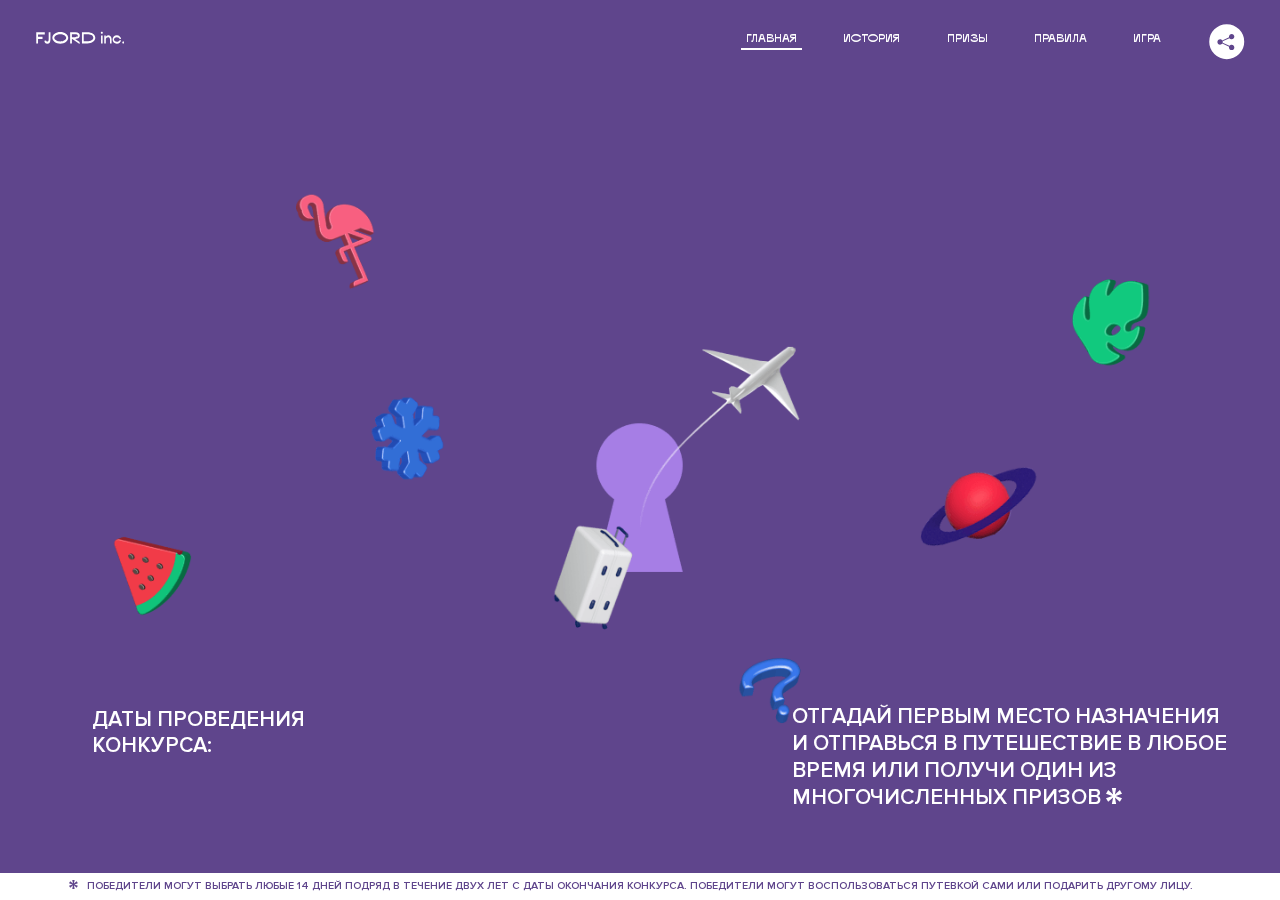
<file: 7/index.html>
<!DOCTYPE html>
<html lang="ru">
<head>
  <meta charset="UTF-8">
  <meta name="description" content="">
  <meta name="viewport" content="width=device-width, initial-scale=1.0">
  <meta http-equiv="X-UA-Compatible" content="ie=edge">
  <title>Mysterious Vacation</title>
<link href="css/style.min.css" rel="stylesheet">  <base href="https://htmlacademy-animation.github.io/2523083-magic-vacation-1/7/">
</head>
<body>

  <header class="page-header js-header">
    <div class="page-header__wrapper">
      <a href="#" class="page-header__logo" aria-label="Перейти на страницу FJORD.Inc">
        <svg width="100" height="15" viewBox="0 0 100 15" fill="none" xmlns="http://www.w3.org/2000/svg">
          <path d="M0.26 1.4V14H2.276V8.906H7.334V6.44H2.276V3.848H9.872V1.4H0.26ZM12.733 14.36C15.127 14.36 16.243 12.65 16.243 9.5V1.4H14.263V8.96C14.263 11.21 13.723 11.876 12.733 11.876C11.833 11.876 11.473 11.3 11.347 10.58L9.36702 10.94C9.63702 13.046 10.663 14.36 12.733 14.36ZM18.3918 7.7C18.3918 11.372 22.3878 14.36 27.3198 14.36C32.2518 14.36 36.2478 11.372 36.2478 7.7C36.2478 4.028 32.2518 1.04 27.3198 1.04C22.3878 1.04 18.3918 4.028 18.3918 7.7ZM20.6058 7.7C20.6058 5.378 23.6118 3.524 27.3198 3.524C30.9918 3.524 33.9798 5.378 33.9798 7.7C33.9798 10.004 30.9918 11.858 27.3198 11.858C23.6118 11.858 20.6058 10.004 20.6058 7.7ZM40.403 14V8.906H40.799L49.079 14.702V12.38L44.039 8.906H44.201C47.999 8.906 49.277 7.304 49.277 5.162C49.277 3.092 47.999 1.4 44.201 1.4H38.387V14H40.403ZM43.535 3.722C45.785 3.722 47.045 4.136 47.045 5.432C47.045 6.764 45.785 7.034 43.535 7.034H40.403V3.722H43.535ZM51.6936 1.382V14H57.8676C62.7456 14 66.7236 11.534 66.7236 7.7C66.7236 3.848 62.7456 1.382 57.8676 1.382H51.6936ZM53.7096 11.624V3.722H57.5436C61.5396 3.722 64.4916 5.018 64.4916 7.7C64.4916 10.238 61.5396 11.624 57.5436 11.624H53.7096ZM73.1832 14.018H74.9832V5H73.1832V14.018ZM72.9132 1.976C72.9132 2.57 73.3992 3.092 74.0832 3.092C74.7492 3.092 75.2352 2.57 75.2352 1.976C75.2352 1.382 74.7672 0.805999 74.0832 0.805999C73.3812 0.805999 72.9132 1.382 72.9132 1.976ZM76.7867 14H78.5687V9.104C78.7487 8.006 79.5947 6.962 81.0887 6.962C82.1147 6.962 83.2667 7.448 83.2667 9.554V14H85.0487V9.014C85.0487 6.152 83.2307 4.73 81.3587 4.73C79.9187 4.73 79.0727 5.558 78.5687 6.854V5H76.7867V14ZM90.9898 14.27C93.5098 14.27 95.3818 12.506 95.7238 10.328H94.0498C93.7258 11.3 92.6998 12.02 90.9898 12.02C88.8478 12.02 87.7678 10.922 87.7678 9.59C87.7678 8.24 88.8478 6.962 90.9898 6.962C92.7538 6.962 93.7978 7.844 94.0858 8.924H95.7418C95.4358 6.71 93.6178 4.73 90.9898 4.73C88.0918 4.73 86.1298 7.124 86.1298 9.59C86.1298 12.074 88.1278 14.27 90.9898 14.27ZM97.0693 12.938C97.0693 13.658 97.5553 14.144 98.2753 14.144C98.9953 14.144 99.4813 13.658 99.4813 12.938C99.4813 12.2 98.9953 11.714 98.2753 11.714C97.5553 11.714 97.0693 12.2 97.0693 12.938Z" fill="currentColor"></path>
        </svg>
      </a>
      <button class="page-header__toggler js-menu-toggler" type="button" aria-label="Управление мобильным меню"><span>Меню</span></button>
      <nav class="page-header__nav">
        <div class="page-header__menu js-menu" id="menu">
          <ul>
            <li>
              <a class="js-menu-link active" href="#top" data-href="top">главная</a>
            </li>
            <li>
              <a class="js-menu-link" href="#story" data-href="story">история</a>
            </li>
            <li>
              <a class="js-menu-link" href="#prizes" data-href="prizes">призы</a>
            </li>
            <li>
              <a class="js-menu-link" href="#rules" data-href="rules">правила</a>
            </li>
            <li>
              <a class="js-menu-link" href="#game" data-href="game">игра</a>
            </li>
          </ul>
        </div>
        <div class="page-header__social">
          <div class="social-block js-social-block">
            <button class="social-block__toggler" aria-label="Управлять блоком с социальными кнопками">
              <svg width="26" height="22" viewBox="0 0 27 22" fill="none" xmlns="http://www.w3.org/2000/svg">
                <path d="M19.6721 7.43664C21.6273 7.43664 23.213 5.85095 23.213 3.89566C23.213 1.94037 21.6273 0.354675 19.6721 0.354675C17.7168 0.354675 16.1311 1.94037 16.1311 3.89566C16.1311 4.19968 16.1728 4.49178 16.2458 4.77345L7.21751 8.95527C6.57519 8.05214 5.52303 7.46049 4.33078 7.46049C2.37549 7.46049 0.789795 9.04618 0.789795 11.0015C0.789795 12.9568 2.37549 14.5425 4.33078 14.5425C5.52303 14.5425 6.57668 13.9508 7.21751 13.0477L16.2458 17.2295C16.1743 17.5112 16.1311 17.8033 16.1311 18.1073C16.1311 20.0626 17.7168 21.6483 19.6721 21.6483C21.6273 21.6483 23.213 20.0626 23.213 18.1073C23.213 16.152 21.6273 14.5663 19.6721 14.5663C18.4798 14.5663 17.4262 15.158 16.7853 16.0611L7.75701 11.8793C7.82854 11.5976 7.87176 11.3055 7.87176 11.0015C7.87176 10.6974 7.83003 10.4053 7.75701 10.1237L16.7853 5.94186C17.4262 6.84499 18.4783 7.43664 19.6721 7.43664Z" fill="currentColor"></path>
              </svg>
            </button>
            <ul class="social-block__list">
              <li>
                <a class="social-block__link social-block__link--fb" href="#" aria-label="Мы на Facebook">
                  <svg width="8" height="17" viewBox="0 0 8 17" fill="none" xmlns="http://www.w3.org/2000/svg">
                    <path d="M4.24646 16.9899H1.09275L1.05793 8.49828H0V5.30707H1.05793V3.81124C1.05793 1.42084 2.57654 0 5.21735 0H7.41758V3.18585H5.30841C4.28262 3.18585 4.2478 3.48582 4.2478 4.24914V5.30707H7.42964L7.16716 8.49828H4.2478V16.9899H4.24646Z" fill="currentColor"></path>
                  </svg>
                </a>
              </li>
              <li>
                <a class="social-block__link social-block__link--insta" href="#" aria-label="Мы в Instagram">
                  <svg width="15" height="15" viewBox="0 0 15 15" fill="none" xmlns="http://www.w3.org/2000/svg">
                    <path d="M11.0197 0H4.19806C2.14246 0 0.471191 1.66993 0.471191 3.72285V10.5499C0.471191 12.6082 2.14112 14.2727 4.19806 14.2727H11.0197C13.0753 14.2727 14.7466 12.6082 14.7466 10.5499V3.72285C14.7466 1.67127 13.0753 0 11.0197 0ZM11.0197 12.4849H4.19806C3.13076 12.4849 2.26432 11.6158 2.26432 10.5512V3.72419C2.26432 2.65956 3.13076 1.79715 4.19806 1.79715H11.0197C12.087 1.79715 12.9535 2.6609 12.9535 3.72419V10.5512C12.9535 11.6145 12.087 12.4849 11.0197 12.4849Z" fill="currentColor"></path>
                    <path d="M7.60887 3.11084C5.38989 3.11084 3.58203 4.9187 3.58203 7.14036C3.58203 9.35532 5.38989 11.1645 7.60887 11.1645C9.83053 11.1645 11.6357 9.35666 11.6357 7.14036C11.6357 4.9187 9.83053 3.11084 7.60887 3.11084ZM7.60887 9.36871C6.37551 9.36871 5.37784 8.37372 5.37784 7.14036C5.37784 5.90699 6.37551 4.90665 7.60887 4.90665C8.83822 4.90665 9.84259 5.90833 9.84259 7.14036C9.84392 8.37238 8.83822 9.36871 7.60887 9.36871Z" fill="currentColor"></path>
                    <path d="M11.3573 2.35962C10.8256 2.35962 10.3931 2.79752 10.3931 3.32381C10.3931 3.85546 10.8256 4.29336 11.3573 4.29336C11.8862 4.29336 12.3215 3.85546 12.3215 3.32381C12.3215 2.79752 11.8862 2.35962 11.3573 2.35962Z" fill="currentColor"></path>
                  </svg>
                </a>
              </li>
              <li>
                <a class="social-block__link social-block__link--vk" href="#" aria-label="Мы ВКонтакте">
                  <svg width="17" height="10" viewBox="0 0 17 10" fill="none" xmlns="http://www.w3.org/2000/svg">
                    <path d="M14.1234 4.9002C14.1234 4.9002 16.3623 1.72708 16.5866 0.680242C16.6595 0.312285 16.4947 0.103188 16.1069 0.103188C16.1069 0.103188 14.8193 0.103188 14.168 0.103188C13.7235 0.103188 13.5587 0.293278 13.4235 0.579768C13.4235 0.579768 12.3724 2.82553 11.0969 4.24712C10.6861 4.70333 10.4781 4.84318 10.2511 4.84318C10.0646 4.84318 9.98625 4.6911 9.98625 4.27834V0.649016C9.98625 0.147997 9.92545 0.00135496 9.5066 0.00135496H6.39628C6.15578 0.00135496 6.0085 0.134417 6.0085 0.324506C6.0085 0.801084 6.73406 0.908351 6.73406 2.20231V4.87305C6.73406 5.40529 6.70569 5.61575 6.45303 5.61575C5.78016 5.61575 4.19528 3.30618 3.30623 0.678887C3.12923 0.145282 2.93737 0 2.43475 0H0.486409C0.205373 0 0 0.190085 0 0.476576C0 0.991172 0.60666 3.40801 2.99277 6.64358C4.59927 8.8201 6.70569 10 8.60269 10C9.76196 10 10.0416 9.80312 10.0416 9.31432V7.63883C10.0416 7.22607 10.2065 7.04956 10.4429 7.04956C10.7078 7.04956 11.1847 7.13238 12.2805 8.22268C13.5843 9.47862 13.6762 10 14.3896 10H16.5676C16.7919 10 17 9.89273 17 9.52342C17 9.02919 16.3623 8.15343 15.384 7.10659C14.9801 6.56755 14.3302 5.98914 14.1248 5.72301C13.8275 5.40801 13.9154 5.23014 14.1234 4.9002Z" fill="currentColor"></path>
                  </svg>
                </a>
              </li>
            </ul>
          </div>
        </div>
      </nav>
    </div>
  </header>

  <main class="page-content">

    <section class="animation-screen"></section>
    
    <section class="screen screen--hidden screen--intro" id="top">
      <div class="screen__wrapper">
        <div class="intro">
          <h1 class="intro__title">Таинственный<br>отпуск</h1>
          <div class="intro__content">
            <div class="intro__info">
              <p class="intro__label">Даты проведения конкурса:</p>
              <p class="intro__date">01 — 31.05 / 2020</p>
            </div>
            <div class="intro__message">
              <p>
                Отгадай первым место назначения и&nbsp;отправься в&nbsp;путешествие в&nbsp;любое время или получи один из многочисленных призов
                <svg width="16" height="16" viewBox="0 0 10 10" fill="none" xmlns="http://www.w3.org/2000/svg">
                  <path d="M0 6.35337L3.90271 4.99012L0 3.64663L1.34615 1.32374L4.44287 4.01073L3.67364 0H6.34615L5.57692 4.01073L8.65385 1.32374L10 3.64663L6.13405 4.99012L10 6.35337L8.65385 8.65651L5.57692 5.98927L6.34615 10H3.67364L4.44287 5.96952L1.34615 8.65651L0 6.35337Z" fill="currentColor"></path>
                </svg>
              </p>
            </div>
          </div>
        </div>
      </div>
      <div class="screen__footer js-footer">
        <button class="screen__footer-enlarge js-footer-toggler" type="button" aria-label="Показать сообщение">
          <svg width="10" height="10" viewBox="0 0 10 10" fill="none" xmlns="http://www.w3.org/2000/svg">
            <path d="M0 6.35337L3.90271 4.99012L0 3.64663L1.34615 1.32374L4.44287 4.01073L3.67364 0H6.34615L5.57692 4.01073L8.65385 1.32374L10 3.64663L6.13405 4.99012L10 6.35337L8.65385 8.65651L5.57692 5.98927L6.34615 10H3.67364L4.44287 5.96952L1.34615 8.65651L0 6.35337Z" fill="currentColor"></path>
          </svg>
        </button>
        <button class="screen__footer-collapse js-footer-toggler" type="button" aria-label="Скрыть сообщение">
          <svg width="13" height="13" viewBox="0 0 13 13" fill="none" xmlns="http://www.w3.org/2000/svg">
            <line x1="12.3536" y1="0.353553" x2="0.738349" y2="11.9688" stroke="currentColor"></line>
            <line x1="0.738319" y1="0.539925" x2="12.3535" y2="12.1551" stroke="currentColor"></line>
          </svg>
        </button>
        <div class="screen__footer-wrapper">
          <div class="screen__footer-announce">
            <p class="screen__footer-label">Даты проведения конкурса:</p>
            <p class="screen__footer-date">01 — 31.05 / 2020</p>
          </div>
          <div class="screen__footer-note">
            <p>
              <svg width="10" height="10" viewBox="0 0 10 10" fill="none" xmlns="http://www.w3.org/2000/svg">
                <path d="M0 6.35337L3.90271 4.99012L0 3.64663L1.34615 1.32374L4.44287 4.01073L3.67364 0H6.34615L5.57692 4.01073L8.65385 1.32374L10 3.64663L6.13405 4.99012L10 6.35337L8.65385 8.65651L5.57692 5.98927L6.34615 10H3.67364L4.44287 5.96952L1.34615 8.65651L0 6.35337Z" fill="currentColor"></path>
              </svg>
              <span>Победители могут выбрать любые 14 дней подряд в&nbsp;течение двух лет с&nbsp;даты окончания конкурса. Победители могут воспользоваться путевкой сами или подарить другому лицу.</span>
            </p>
          </div>
        </div>
      </div>
    </section>

    <section class="screen screen--hidden screen--story" id="story">

      <div class="slider swiper-container js-slider">

        <div class="swiper-wrapper">

          <div class="slider__item swiper-slide">
            <h2 class="slider__item-title">История</h2>
            <p class="slider__item-text">Джеймс Таргет был основателем компании &laquo;Fjord Inc.&raquo;. С&nbsp;1965 года &laquo;Fjord Inc.&raquo; прославилась надёжными и&nbsp;удобными чемоданами и&nbsp;аксессуарами для туристов.</p>
          </div>

          <div class="slider__item swiper-slide">
            <p class="slider__item-text">Когда Джеймсу было 7&nbsp;лет, в&nbsp;их&nbsp;доме гостил дядюшка и&nbsp;развлекал детей рассказами о&nbsp;своей поездке в&nbsp;место, показавшееся малышу Таргету невероятным. Тогда Джеймс решил, что однажды посетит его, но&nbsp;не&nbsp;будет рассказывать о&nbsp;мечте, пока не&nbsp;осуществит.</p>
          </div>

          <div class="slider__item swiper-slide">
            <p class="slider__item-text">Джеймс Таргет стал увлеченным путешественником. Он&nbsp;посетил 5&nbsp;континентов, 126&nbsp;стран.</p>
          </div>

          <div class="slider__item swiper-slide">
            <p class="slider__item-text">Он&nbsp;сплавлялся по&nbsp;Амазонке и&nbsp;погружался в&nbsp;пещеры Франции, медитировал в&nbsp;горах Тибета и&nbsp;пожимал руку вождя племени Акугауа.</p>
          </div>

          <div class="slider__item swiper-slide">
            <p class="slider__item-text">Из&nbsp;своих поездок Джеймс Таргет привозил идеи, как сделать свои чемоданы &laquo;Fjord Inc.&raquo; удобными и&nbsp;приспособленными к&nbsp;разным дорожным условиям.</p>
          </div>

          <div class="slider__item swiper-slide">
            <p class="slider__item-text">Всё это время Джеймс не&nbsp;оставлял идею поездки своей мечты. Однако, как только он&nbsp;брался за&nbsp;планирование, возникали препятствия, не&nbsp;позволяющие отправиться туда.</p>
          </div>

          <div class="slider__item swiper-slide">
            <p class="slider__item-text">В&nbsp;возрасте 67&nbsp;лет Джеймс Таргет попал под лавину и&nbsp;погиб. В&nbsp;своём завещании он&nbsp;поручил отправить в&nbsp;заветное путешествие трёх смельчаков, единых с&nbsp;ним духом.</p>
          </div>

          <div class="slider__item swiper-slide">
            <p class="slider__item-text">Тех, кто сможет узнать таинственное место, задавая вопросы специально обученному ИИ&nbsp;&laquo;Соне&raquo;, ждет фантастическое путешествие.</p>
          </div>
        </div>
        <div class="slider__controls">
          <button class="slider__control slider__control--prev js-control-prev" type="button" aria-label="Показать предыдущую историю">
            <svg width="12" height="22" viewBox="0 0 12 22" fill="none" xmlns="http://www.w3.org/2000/svg">
              <path d="M11 1L1 11L11 21" stroke="currentColor" stroke-width="2" stroke-linejoin="round"></path>
            </svg>
          </button>
          <button class="slider__control slider__control--next js-control-next" type="button" aria-label="Показать следующую историю">
            <svg width="12" height="22" viewBox="0 0 12 22" fill="none" xmlns="http://www.w3.org/2000/svg">
              <path d="M1 1L11 11L1 21" stroke="currentColor" stroke-width="2" stroke-linejoin="round"></path>
            </svg>
          </button>
        </div>
        <div class="slider__pagination swiper-pagination"></div>
      </div>
    </section>

    <section class="screen screen--hidden screen--prizes" id="prizes">
      <div class="screen__wrapper">
        <div class="prizes">
          <h2 class="prizes__title">ПРизы</h2>
          <div class="prizes__lead">
            <p>Найди ответ и&nbsp;получи один из&nbsp;призов:</p>
          </div>
          <ul class="prizes__list">
            <li class="prizes__item prizes__item--journeys">
              <div class="prizes__icon">
                <img src="img/module-3/img/primary-award.svg" alt="">
              </div>
              <p class="prizes__desc">
                <b>3</b>
                <span>загадочных путешествия</span>
              </p>
            </li>
            <li class="prizes__item prizes__item--cases">
              <div class="prizes__icon">
                <picture>
                  <source srcset="img/prize2-mob.svg" media="(orientation: portrait)">
                  <img src="img/prize2.svg" alt="">
                </picture>
              </div>
              <p class="prizes__desc">
                <b>7</b>
                <span>надежных чемоданов</span>
              </p>
            </li>
            <li class="prizes__item prizes__item--codes">
              <div class="prizes__icon">
                <picture>
                  <source srcset="img/prize3-mob.svg" media="(orientation: portrait)">
                  <img src="img/prize3.svg" alt="">
                </picture>
              </div>
              <p class="prizes__desc">
                <b>900</b>
                <span>
                  промокодов на&nbsp;скидку 15%
                  <svg width="10" height="10" viewBox="0 0 10 10" fill="none" xmlns="http://www.w3.org/2000/svg">
                    <path d="M0 6.35337L3.90271 4.99012L0 3.64663L1.34615 1.32374L4.44287 4.01073L3.67364 0H6.34615L5.57692 4.01073L8.65385 1.32374L10 3.64663L6.13405 4.99012L10 6.35337L8.65385 8.65651L5.57692 5.98927L6.34615 10H3.67364L4.44287 5.96952L1.34615 8.65651L0 6.35337Z" fill="currentColor"></path>
                  </svg>
                </span>
              </p>
            </li>
          </ul>
        </div>
      </div>
      <div class="screen__footer js-footer">
        <button class="screen__footer-enlarge js-footer-toggler" type="button" aria-label="Показать сообщение">
          <svg width="10" height="10" viewBox="0 0 10 10" fill="none" xmlns="http://www.w3.org/2000/svg">
            <path d="M0 6.35337L3.90271 4.99012L0 3.64663L1.34615 1.32374L4.44287 4.01073L3.67364 0H6.34615L5.57692 4.01073L8.65385 1.32374L10 3.64663L6.13405 4.99012L10 6.35337L8.65385 8.65651L5.57692 5.98927L6.34615 10H3.67364L4.44287 5.96952L1.34615 8.65651L0 6.35337Z" fill="currentColor"></path>
          </svg>
        </button>
        <button class="screen__footer-collapse js-footer-toggler" type="button" aria-label="Скрыть сообщение">
          <svg width="13" height="13" viewBox="0 0 13 13" fill="none" xmlns="http://www.w3.org/2000/svg">
            <line x1="12.3536" y1="0.353553" x2="0.738349" y2="11.9688" stroke="currentColor"></line>
            <line x1="0.738319" y1="0.539925" x2="12.3535" y2="12.1551" stroke="currentColor"></line>
          </svg>
        </button>
        <div class="screen__footer-wrapper">
          <div class="screen__footer-announce">
            <p class="screen__footer-label">Даты проведения конкурса:</p>
            <p class="screen__footer-date">01 — 31.05 / 2020</p>
          </div>
          <div class="screen__footer-note">
            <p>
              <svg width="10" height="10" viewBox="0 0 10 10" fill="none" xmlns="http://www.w3.org/2000/svg">
                <path d="M0 6.35337L3.90271 4.99012L0 3.64663L1.34615 1.32374L4.44287 4.01073L3.67364 0H6.34615L5.57692 4.01073L8.65385 1.32374L10 3.64663L6.13405 4.99012L10 6.35337L8.65385 8.65651L5.57692 5.98927L6.34615 10H3.67364L4.44287 5.96952L1.34615 8.65651L0 6.35337Z" fill="currentColor"></path>
              </svg>
              <span>Скидка&nbsp;15% на&nbsp;единоразовое приобретение путёвки с&nbsp;1&nbsp;июня 2020 по&nbsp;31&nbsp;мая 2022&nbsp;года. Суммируется с&nbsp;другими акциями</span>
            </p>
          </div>
        </div>
      </div>
    </section>

    <section class="screen screen--hidden screen--rules" id="rules">
      <div class="screen__wrapper">
        <div class="rules">
          <h2 class="rules__title">Правила</h2>
          <div class="rules__lead">
            <p>Для того чтобы получить наследство Джеймса Таргета, тебе нужно выведать у&nbsp;&laquo;Сони&raquo;, куда предстоит отправиться тебе в&nbsp;случае победы</p>
          </div>
          <ol class="rules__list">
            <li class="rules__item">
              <p>Тебе отводится <br>5&nbsp;минут</p>
            </li>
            <li class="rules__item">
              <p>Задавай любые вопросы в&nbsp;текстовом поле</p>
            </li>
            <li class="rules__item">
              <p>Нажимай кнопку &laquo;Узнать&raquo;, чтобы получить ответ</p>
            </li>
            <li class="rules__item">
              <p>&laquo;Соня&raquo; может отвечать только&nbsp;Да или Нет</p>
            </li>
          </ol>
          <a href="#game" class="rules__link btn animate__btn">Погнали!</a>
        </div>
      </div>
      <div class="screen__disclaimer">
        <div class="disclaimer">
          <ul>
            <li>
              <a href="#">Правовая информация</a>
            </li>
            <li>
              <a href="#">Подробные правила</a>
            </li>
          </ul>
        </div>
      </div>
    </section>

    <section class="screen screen--hidden screen--game" id="game">
      <div class="screen__wrapper">
        <div class="game">
          <div class="game__header">
            <h2 class="game__title">Игра</h2>
            <div class="game__counter">
              <span>05</span>:<span>00</span>
            </div>
          </div>
          <div class="game__body">
            <div class="chat">
              <div class="chat__body js-chat">
                <ul class="chat__list" id="messages"></ul>
              </div>
              <div class="chat__footer">
                <form action="#" method="post" class="form" id="message-form">
                  <label for="message-field" class="visually-hidden">Поле для ввода вопроса</label>
                  <div class="field__wrapper">
                    <input type="text" class="form__field" id="message-field">
                  </div>
                  <button class="form__button btn">
                    Узнать
                    <svg width="18" height="19" viewBox="0 0 18 19" fill="none" xmlns="http://www.w3.org/2000/svg">
                      <path stroke="currentColor" stroke-width="2" d="M9 19V1"></path>
                      <path d="M1 9l8-8 8 8" stroke="currentColor" stroke-width="2" stroke-linejoin="round"></path>
                    </svg>
                  </button>
                </form>
              </div>
            </div>
          </div>
          <!-- временные кнопки для показа результата -->
          <div class="game__buttons">
            <button class="game__button btn js-show-result" type="button" data-target="result">Положительный результат</button>
            <button class="game__button btn js-show-result" type="button" data-target="result2">Положительный результат - 2</button>
            <button class="game__button btn js-show-result" type="button" data-target="result3">Отрицательный результат</button>
          </div>
        </div>
      </div>
    </section>

    <section class="screen screen--hidden screen--result" id="result">
      <div class="screen__wrapper">
        <div class="result result--trip">
          <div class="result__image">
            <picture>
              <source srcset="img/result1-mob.png 1x, img/result1-mob@2x.png 2x" media="(max-width: 768px) and (orientation: portrait)">
              <img src="img/result1.png" srcset="img/result1@2x.png 2x" alt="">
            </picture>
          </div>
          <h2 class="result__title">
            <span class="visually-hidden">ПОбеда!</span>
            <svg xmlns="http://www.w3.org/2000/svg" viewBox="0 0 568.85 109.24">
              <path d="M16,24.44V92H2.6V8H75V92H61.52V24.44H16Z" transform="translate(-2.1 -1.5)" fill="none" stroke="currentColor"></path>
              <path d="M148.76,5.6c32.88,0,59.52,19.92,59.52,44.4s-26.64,44.4-59.52,44.4S89.24,74.48,89.24,50,115.88,5.6,148.76,5.6Zm0,72.12c24.48,0,44.4-12.36,44.4-27.72s-19.92-27.84-44.4-27.84C124,22.16,104,34.52,104,50S124,77.72,148.76,77.72Z" transform="translate(-2.1 -1.5)" fill="none" stroke="currentColor"></path>
              <path d="M287.36,8V24.44H236v14.4h25.32c25.44,0,34,11.16,34,26.52,0,15.6-8.52,26.64-34,26.64H222.56V8h64.8ZM256.88,76.52c15.12,0,23.52-2,23.52-11.52S272,54.44,256.88,54.44H236V76.52h20.88Z" transform="translate(-2.1 -1.5)" fill="none" stroke="currentColor"></path>
              <path d="M371.47,8V24.44H320.84V41.6h33.6V58h-33.6V75.56h50.64V92H307.4V8h64.08Z" transform="translate(-2.1 -1.5)" fill="none" stroke="currentColor"></path>
              <path d="M382.39,110.24V75.56h7.44c4.56-4.68,7.8-18.36,8.76-56L399,8h48.6V75.56h10v34.68H442.87V92H397v18.24H382.39Zm51.72-34.68V24.44H411.55v3.12c-0.48,22.44-3.24,37.68-7.2,48h29.76Z" transform="translate(-2.1 -1.5)" fill="none" stroke="currentColor"></path>
              <path d="M463.75,92l28-84h27.12l28.08,84H533.47l-7.8-23.52h-37.8L480.07,92H463.75Zm56.64-40L507,11.84,493.51,52h26.88Z" transform="translate(-2.1 -1.5)" fill="none" stroke="currentColor"></path>
              <path d="M554.12,70.4L555.55,2H569l1.44,68.4H554.12Zm8.28,6.36c4.8,0,8,3.24,8,8.16a8,8,0,1,1-16.08,0C554.35,80,557.59,76.76,562.39,76.76Z" transform="translate(-2.1 -1.5)" fill="none" stroke="currentColor"></path>
            </svg>
          </h2>
          <div class="result__text">
            <p>ты&nbsp;отправляешься в&nbsp;Арктику!</p>
          </div>
          <div class="result__form">
            <form action="#" method="post" class="form form--result">
              <label for="email-field" class="form__label">зарегистрируй результат</label>
              <div class="field__wrapper">
                <input type="email" class="form__field" id="email-field" placeholder="e-mail для регистации результата и получения приза" required="">
              </div>
              <button class="form__button btn">
                отправить
                <svg width="18" height="19" viewBox="0 0 18 19" fill="none" xmlns="http://www.w3.org/2000/svg">
                  <path stroke="currentColor" stroke-width="2" d="M9 19V1"></path>
                  <path d="M1 9l8-8 8 8" stroke="currentColor" stroke-width="2" stroke-linejoin="round"></path>
                </svg>
              </button>
            </form>
          </div>
        </div>
      </div>
    </section>

    <section class="screen screen--hidden screen--result" id="result2">
      <div class="screen__wrapper">
        <div class="result result--prize">
          <div class="result__image">
            <img src="img/result2/leaf_blue_1.png" alt="" class="result__image--leaf1">
            <img src="img/result2/leaf_blue_2.png" alt="" class="result__image--leaf2">
            <img src="img/result2/leaf_green.png" alt="" class="result__image--leaf3">
            <div class="suitcase__wrapper">
              <img src="img/result2/suitcase.png" alt="" class="result__image--suitcase">
            </div>
            <img src="img/result2/flamingo.png" alt="" class="result__image--flamingo">
          </div>
          <h2 class="result__title">
            <span class="visually-hidden">ПОбеда!</span>
            <svg xmlns="http://www.w3.org/2000/svg" viewBox="0 0 568.85 109.24">
              <path d="M16,24.44V92H2.6V8H75V92H61.52V24.44H16Z" transform="translate(-2.1 -1.5)" fill="none" stroke="currentColor"></path>
              <path d="M148.76,5.6c32.88,0,59.52,19.92,59.52,44.4s-26.64,44.4-59.52,44.4S89.24,74.48,89.24,50,115.88,5.6,148.76,5.6Zm0,72.12c24.48,0,44.4-12.36,44.4-27.72s-19.92-27.84-44.4-27.84C124,22.16,104,34.52,104,50S124,77.72,148.76,77.72Z" transform="translate(-2.1 -1.5)" fill="none" stroke="currentColor"></path>
              <path d="M287.36,8V24.44H236v14.4h25.32c25.44,0,34,11.16,34,26.52,0,15.6-8.52,26.64-34,26.64H222.56V8h64.8ZM256.88,76.52c15.12,0,23.52-2,23.52-11.52S272,54.44,256.88,54.44H236V76.52h20.88Z" transform="translate(-2.1 -1.5)" fill="none" stroke="currentColor"></path>
              <path d="M371.47,8V24.44H320.84V41.6h33.6V58h-33.6V75.56h50.64V92H307.4V8h64.08Z" transform="translate(-2.1 -1.5)" fill="none" stroke="currentColor"></path>
              <path d="M382.39,110.24V75.56h7.44c4.56-4.68,7.8-18.36,8.76-56L399,8h48.6V75.56h10v34.68H442.87V92H397v18.24H382.39Zm51.72-34.68V24.44H411.55v3.12c-0.48,22.44-3.24,37.68-7.2,48h29.76Z" transform="translate(-2.1 -1.5)" fill="none" stroke="currentColor"></path>
              <path d="M463.75,92l28-84h27.12l28.08,84H533.47l-7.8-23.52h-37.8L480.07,92H463.75Zm56.64-40L507,11.84,493.51,52h26.88Z" transform="translate(-2.1 -1.5)" fill="none" stroke="currentColor"></path>
              <path d="M554.12,70.4L555.55,2H569l1.44,68.4H554.12Zm8.28,6.36c4.8,0,8,3.24,8,8.16a8,8,0,1,1-16.08,0C554.35,80,557.59,76.76,562.39,76.76Z" transform="translate(-2.1 -1.5)" fill="none" stroke="currentColor"></path>
            </svg>
          </h2>
          <div class="result__text">
            <p>чемодан &laquo;Fjord&nbsp;Inc.&raquo;&nbsp;твой</p>
          </div>
          <div class="result__form">
            <form action="#" method="post" class="form form--result">
              <label for="email-field2" class="form__label">зарегистрируй результат</label>
              <div class="field__wrapper">
                <input type="email" class="form__field" id="email-field2" placeholder="e-mail для регистации результата и получения приза" required="">
              </div>
              <button class="form__button btn">
                <span class="form__button--text">отправить</span>
                <svg width="18" height="19" viewBox="0 0 18 19" fill="none" xmlns="http://www.w3.org/2000/svg">
                  <path stroke="currentColor" stroke-width="2" d="M9 19V1"></path>
                  <path d="M1 9l8-8 8 8" stroke="currentColor" stroke-width="2" stroke-linejoin="round"></path>
                </svg>
              </button>
            </form>
          </div>
        </div>
      </div>
    </section>

    <section class="screen screen--hidden screen--result" id="result3">
      <div class="screen__wrapper">
        <div class="result result--negative">
          <div class="result__image">
            <picture>
              <source srcset="img/result3-mob.png 1x, img/result3-mob@2x.png 2x" media="(max-width: 768px) and (orientation: portrait)">
              <img src="img/result3.png" srcset="img/result3@2x.png 2x" alt="">
            </picture>
          </div>
          <h2 class="result__title">
            <span class="visually-hidden">Не угадал!</span>
            <svg xmlns="http://www.w3.org/2000/svg" viewBox="0 0 660.77 109.24">
              <path d="M2.66,92V8H16.1V42.2H53.3V8H66.74V92H53.3V58.64H16.1V92H2.66Z" transform="translate(-2.16 -1.5)" fill="none" stroke="currentColor"></path>
              <path d="M147.62,8V24.44H97V41.6h33.6V58H97V75.56h50.64V92H83.54V8h64.08Z" transform="translate(-2.16 -1.5)" fill="none" stroke="currentColor"></path>
              <path d="M199.22,8l20.52,42.36L235.34,8h16.44l-31,84H204.38l9.48-25.92L185.78,8h13.44Z" transform="translate(-2.16 -1.5)" fill="none" stroke="currentColor"></path>
              <path d="M273.74,24.44V92H260.3V8h50.16V24.44H273.74Z" transform="translate(-2.16 -1.5)" fill="none" stroke="currentColor"></path>
              <path d="M307.1,92l28-84h27.12l28.08,84H376.82L369,68.48h-37.8L323.42,92H307.1Zm56.64-40L350.3,11.84,336.86,52h26.88Z" transform="translate(-2.16 -1.5)" fill="none" stroke="currentColor"></path>
              <path d="M396.38,110.24V75.56h7.44c4.56-4.68,7.8-18.36,8.76-56L412.94,8h48.6V75.56h10v34.68H456.86V92H411v18.24H396.38ZM448.1,75.56V24.44H425.54v3.12c-0.48,22.44-3.24,37.68-7.2,48H448.1Z" transform="translate(-2.16 -1.5)" fill="none" stroke="currentColor"></path>
              <path d="M477.74,92l28-84h27.12L560.9,92H547.46l-7.8-23.52h-37.8L494.06,92H477.74Zm56.64-40-13.44-40.2L507.5,52h26.88Z" transform="translate(-2.16 -1.5)" fill="none" stroke="currentColor"></path>
              <path d="M568.7,76.88a13.77,13.77,0,0,0,5,1c6.6,0,10.44-6.24,12-58.32L586.22,8h46.2V92H619V24.44H598.82l-0.12,3.12C597.14,81,589,94.4,573.74,94.4a28.55,28.55,0,0,1-6.72-.84Z" transform="translate(-2.16 -1.5)" fill="none" stroke="currentColor"></path>
              <path d="M646.1,70.4L647.54,2H661l1.44,68.4H646.1Zm8.28,6.36c4.8,0,8,3.24,8,8.16a8,8,0,0,1-16.08,0C646.34,80,649.58,76.76,654.38,76.76Z" transform="translate(-2.16 -1.5)" fill="none" stroke="currentColor"></path>
            </svg>
          </h2>
          <button class="result__button js-play" type="button">
            не сдавайся!
            <span class="repeat-icon">
              <svg width="27" height="22" viewBox="0 0 27 22" fill="none" xmlns="http://www.w3.org/2000/svg">
                <path d="M10.6899 1.47998C5.42992 1.47998 1.16992 5.73998 1.16992 11C1.16992 16.26 5.42992 20.52 10.6899 20.52C15.9499 20.52 20.2099 16.26 20.2099 11V7.13998" stroke="currentColor" stroke-width="2" stroke-miterlimit="10"></path>
                <path d="M15.1099 12.5099L20.1499 7.13989L25.3099 12.6299" stroke="currentColor" stroke-width="2" stroke-miterlimit="10" stroke-linejoin="round"></path>
              </svg>
            </span>
          </button>
        </div>
      </div>
    </section>

    <section class="background-screen" id="backgroundScreen"></section>

  </main>

<script src="js/script.js"></script></body>
</html>
</file>
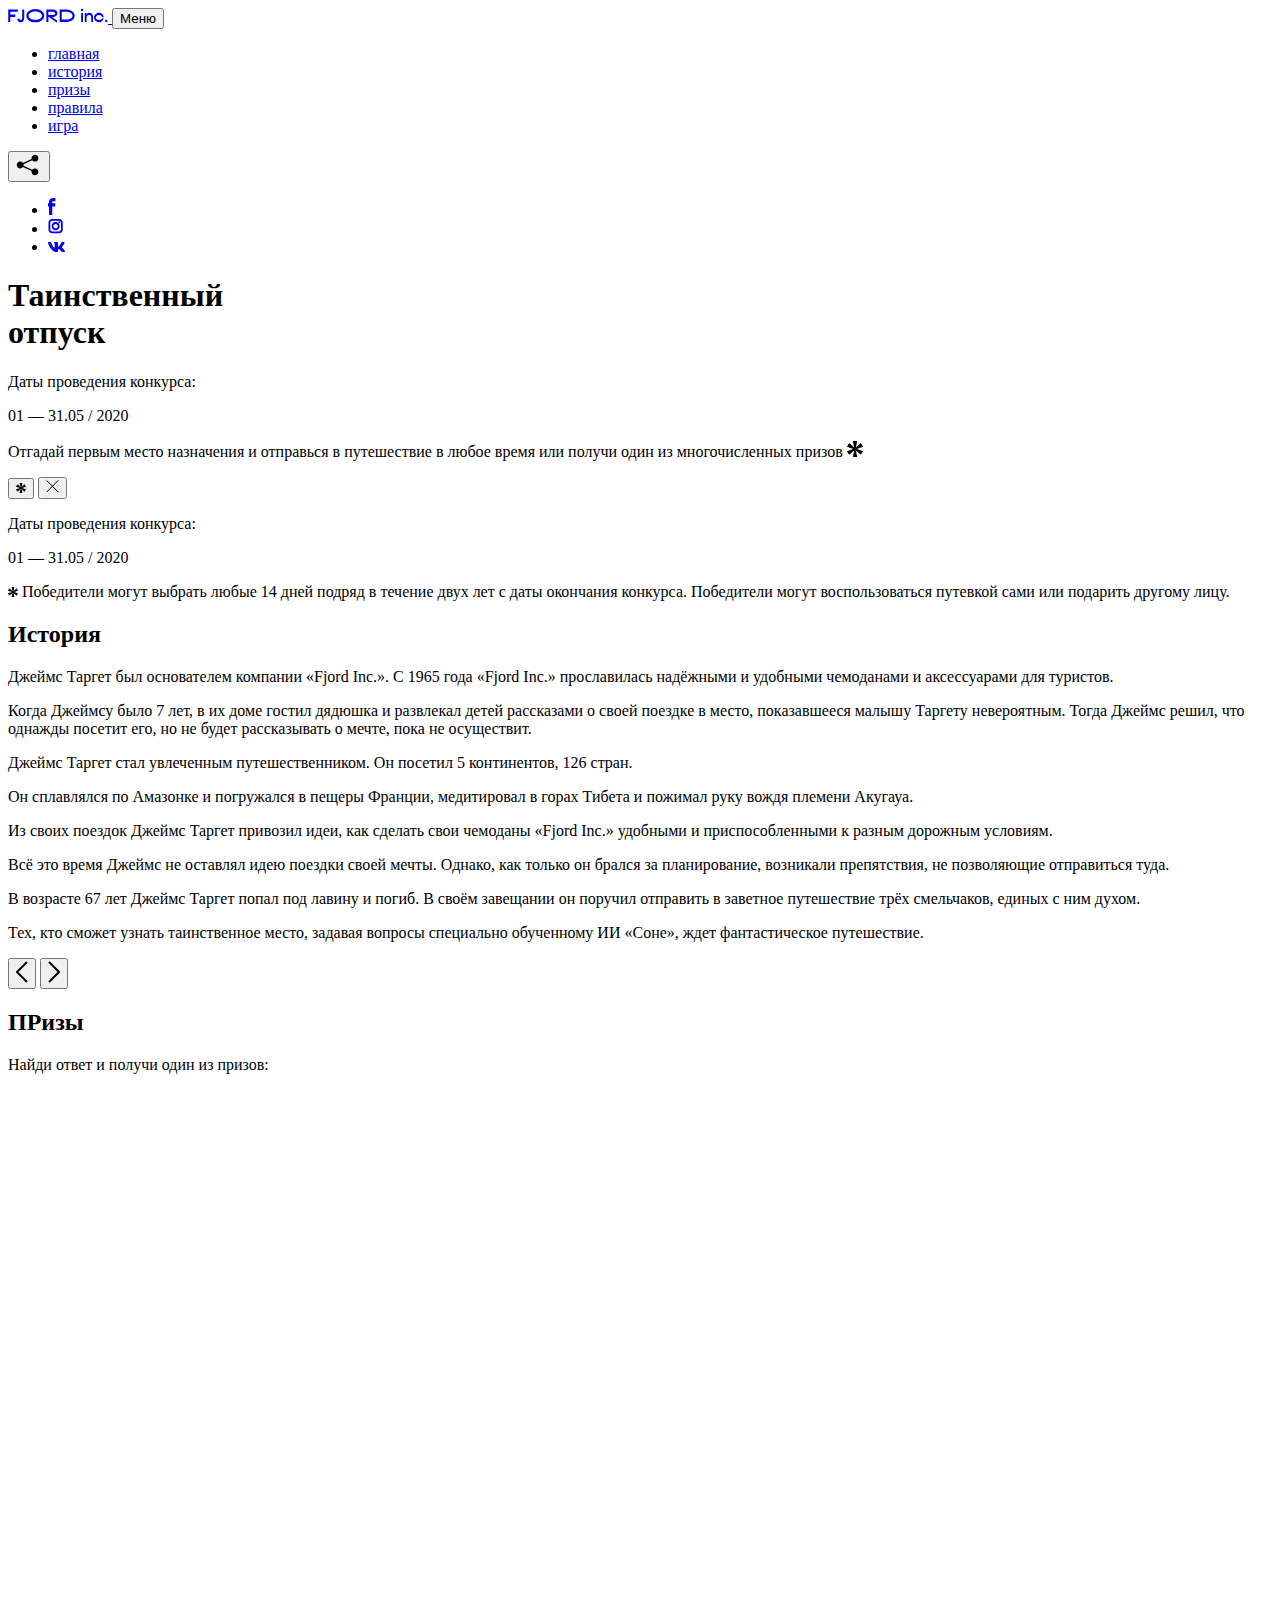
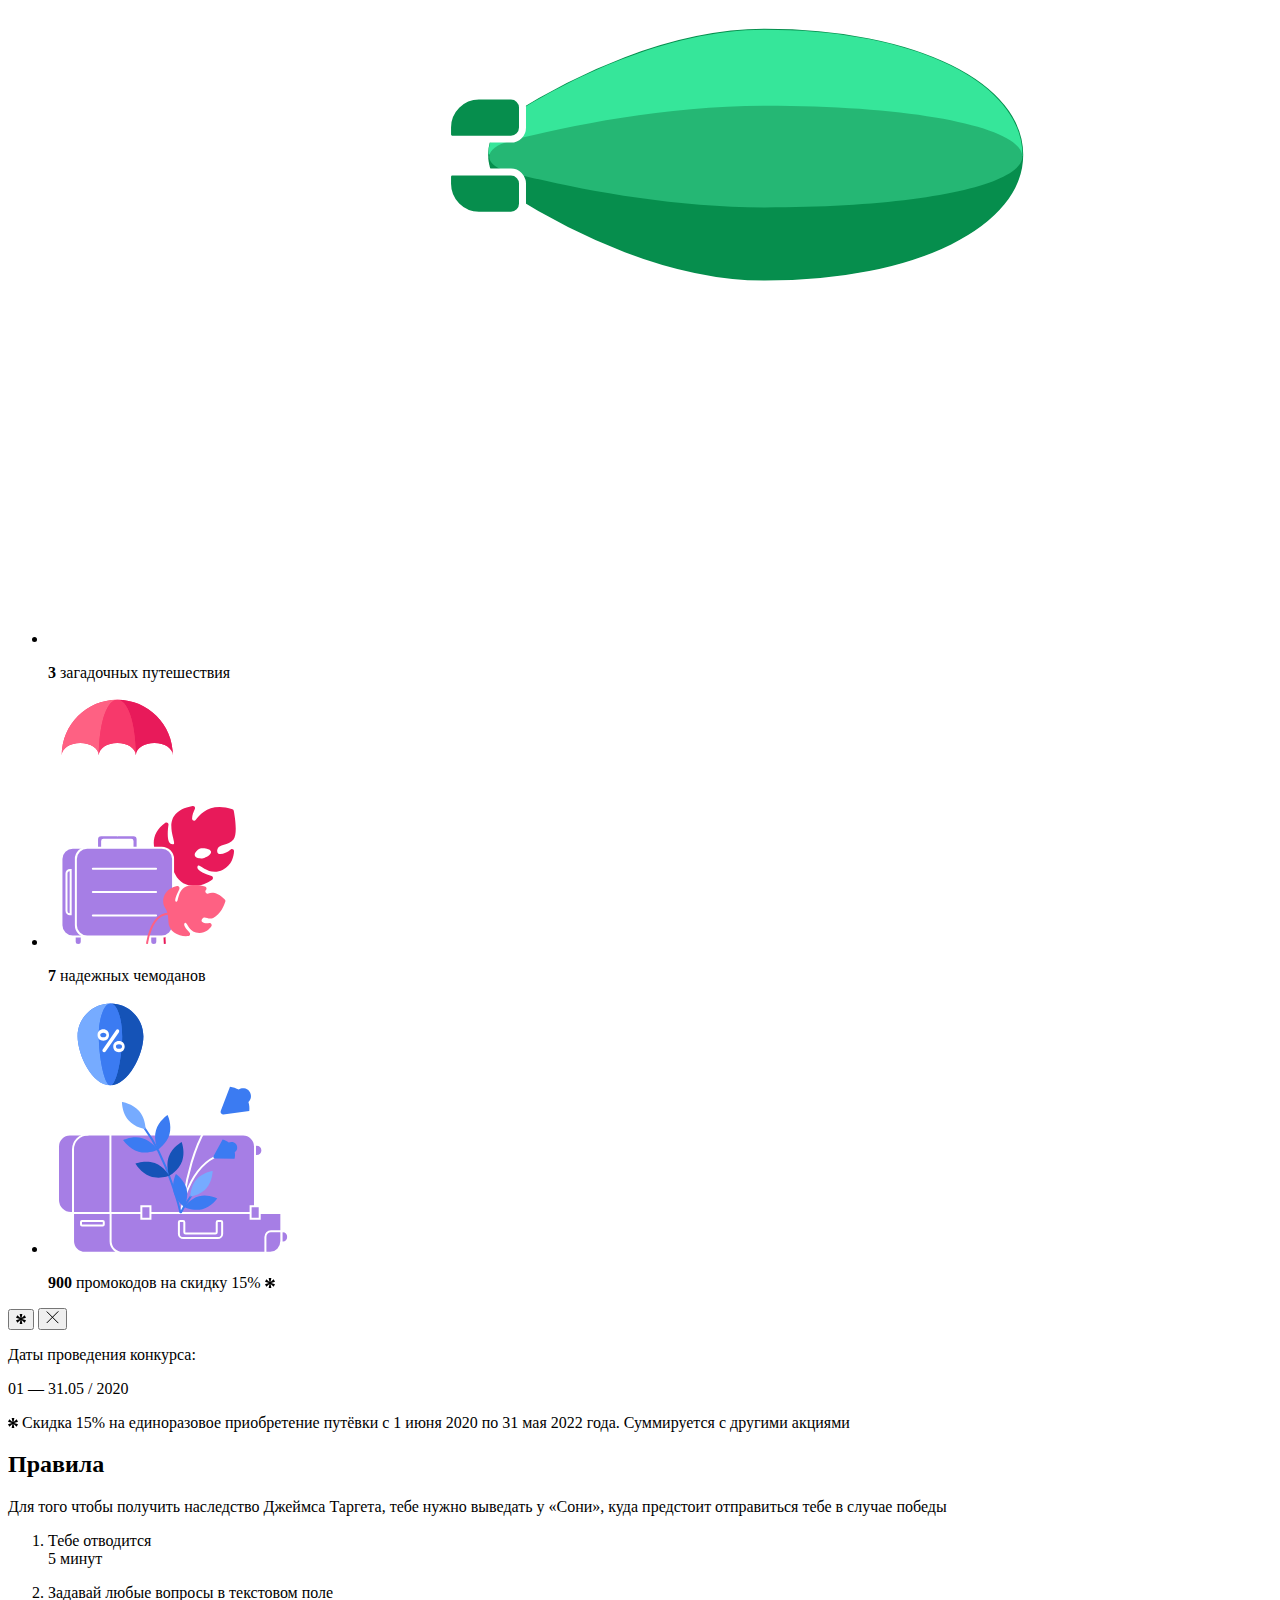
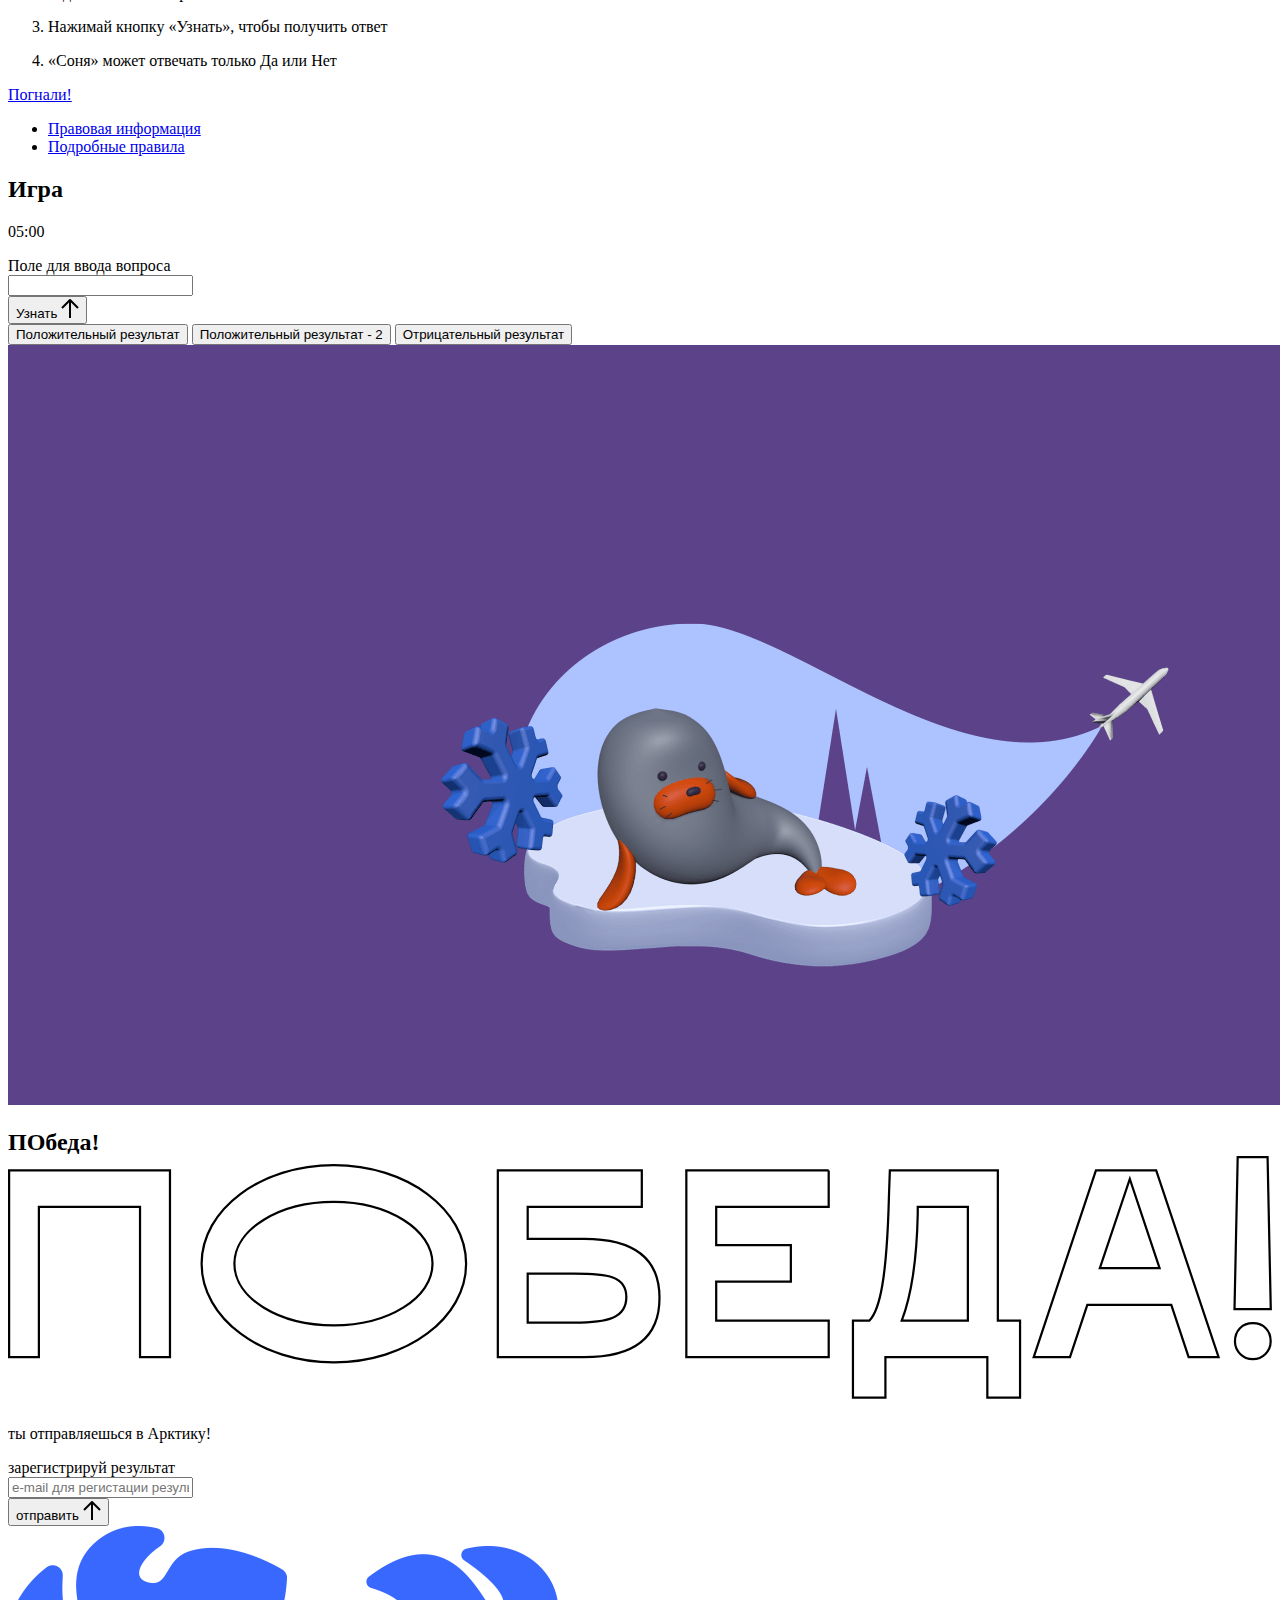
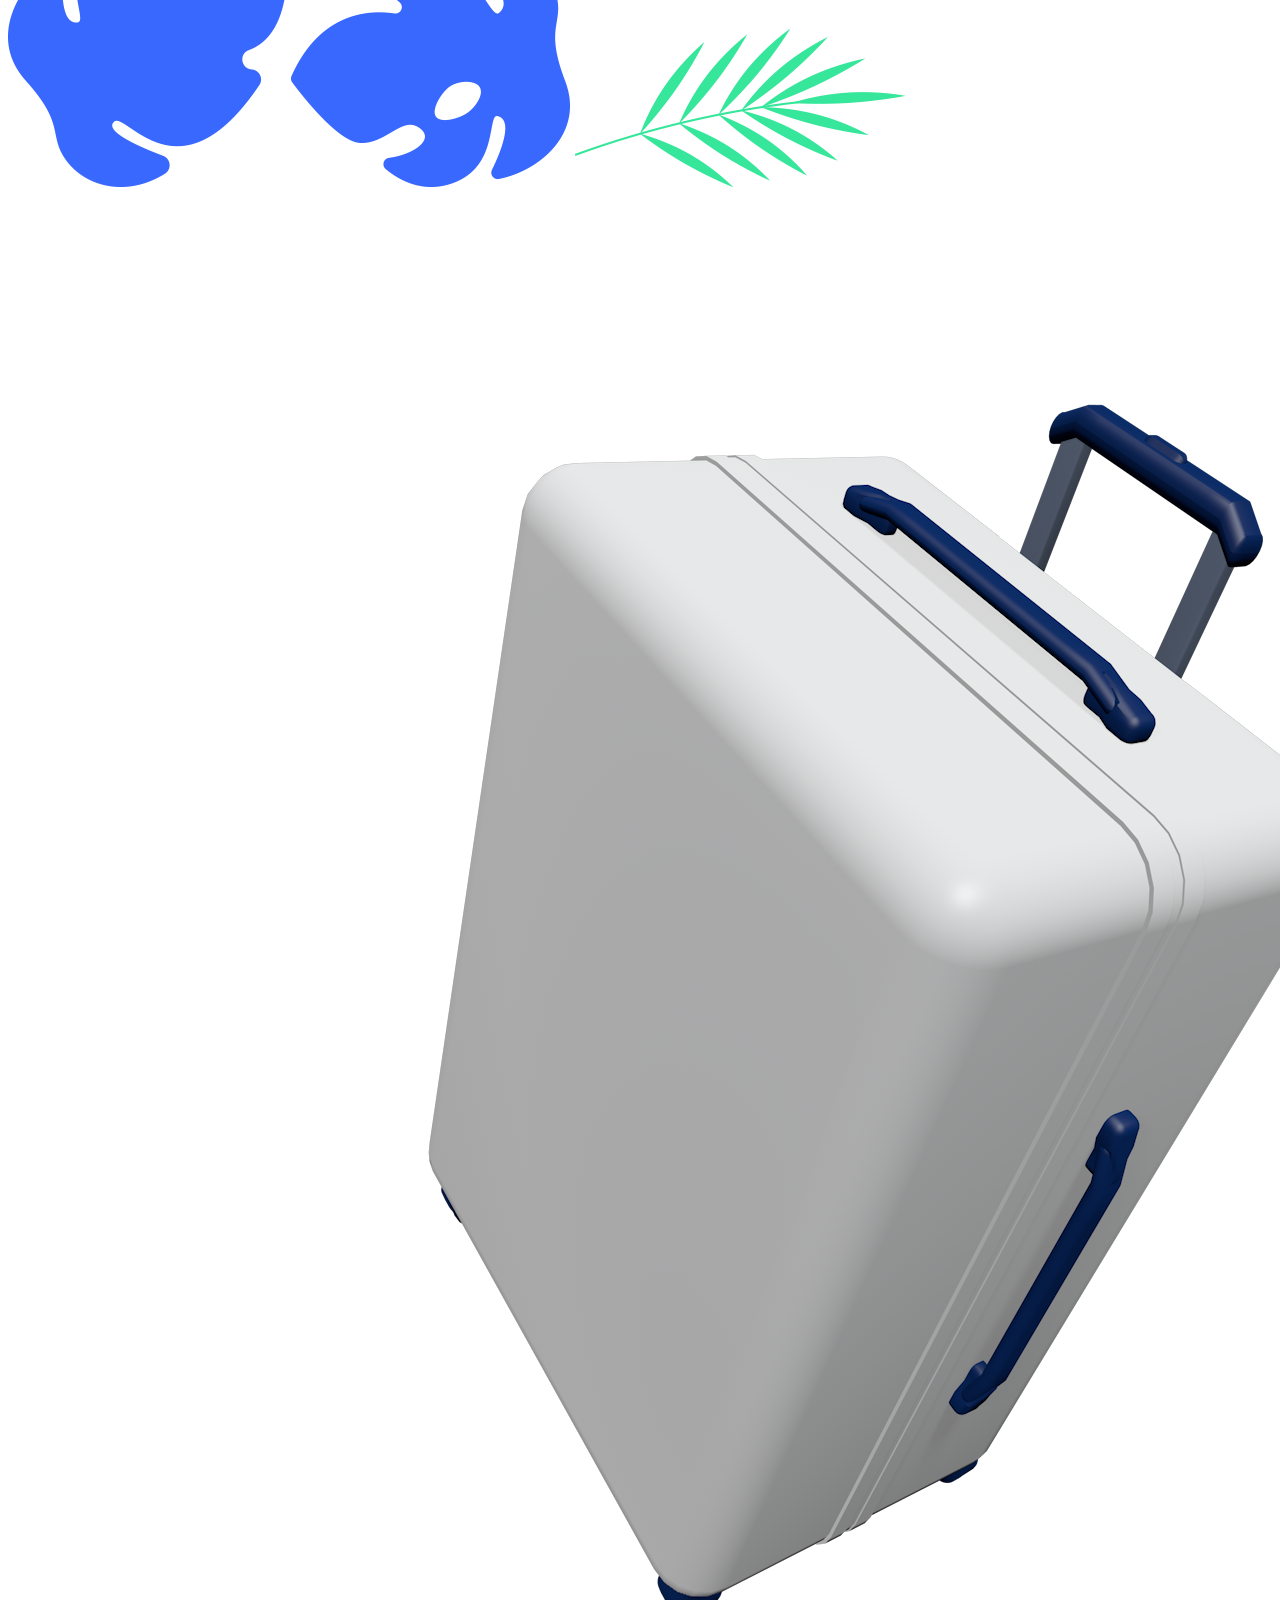
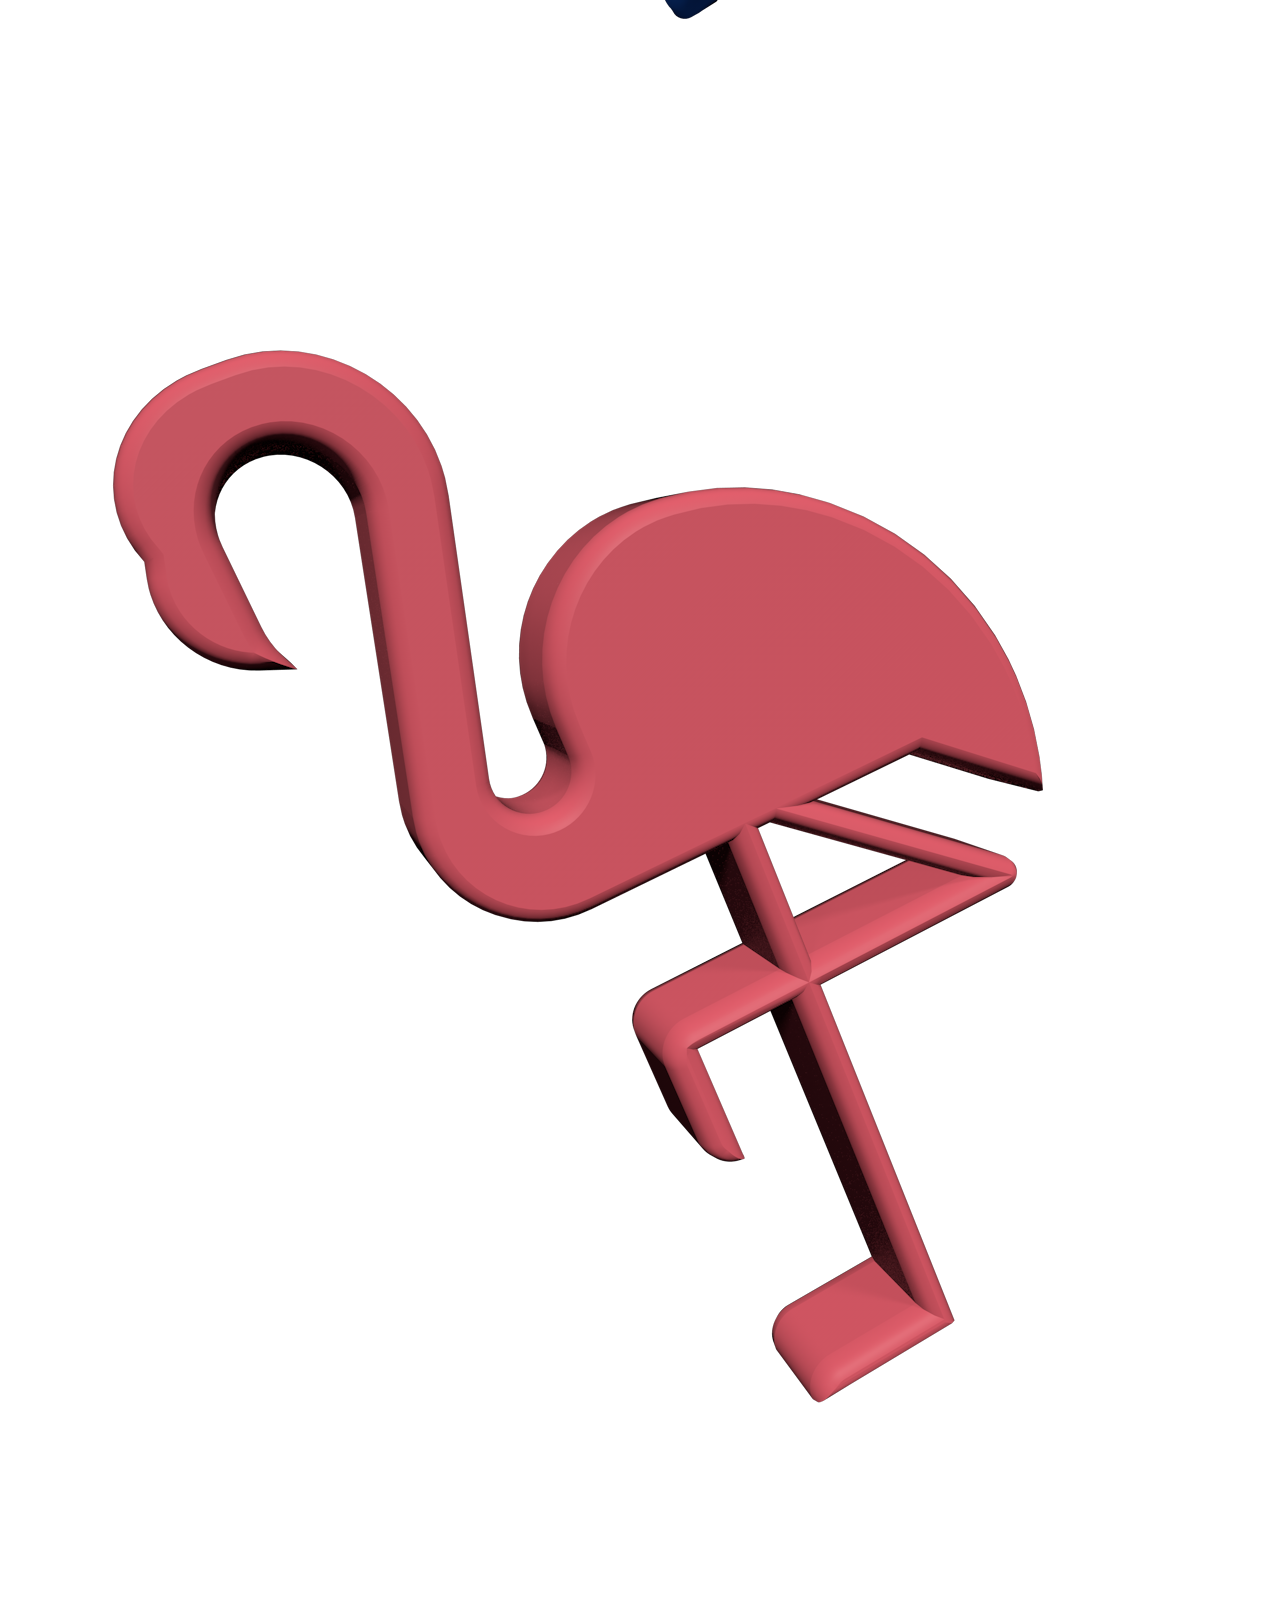
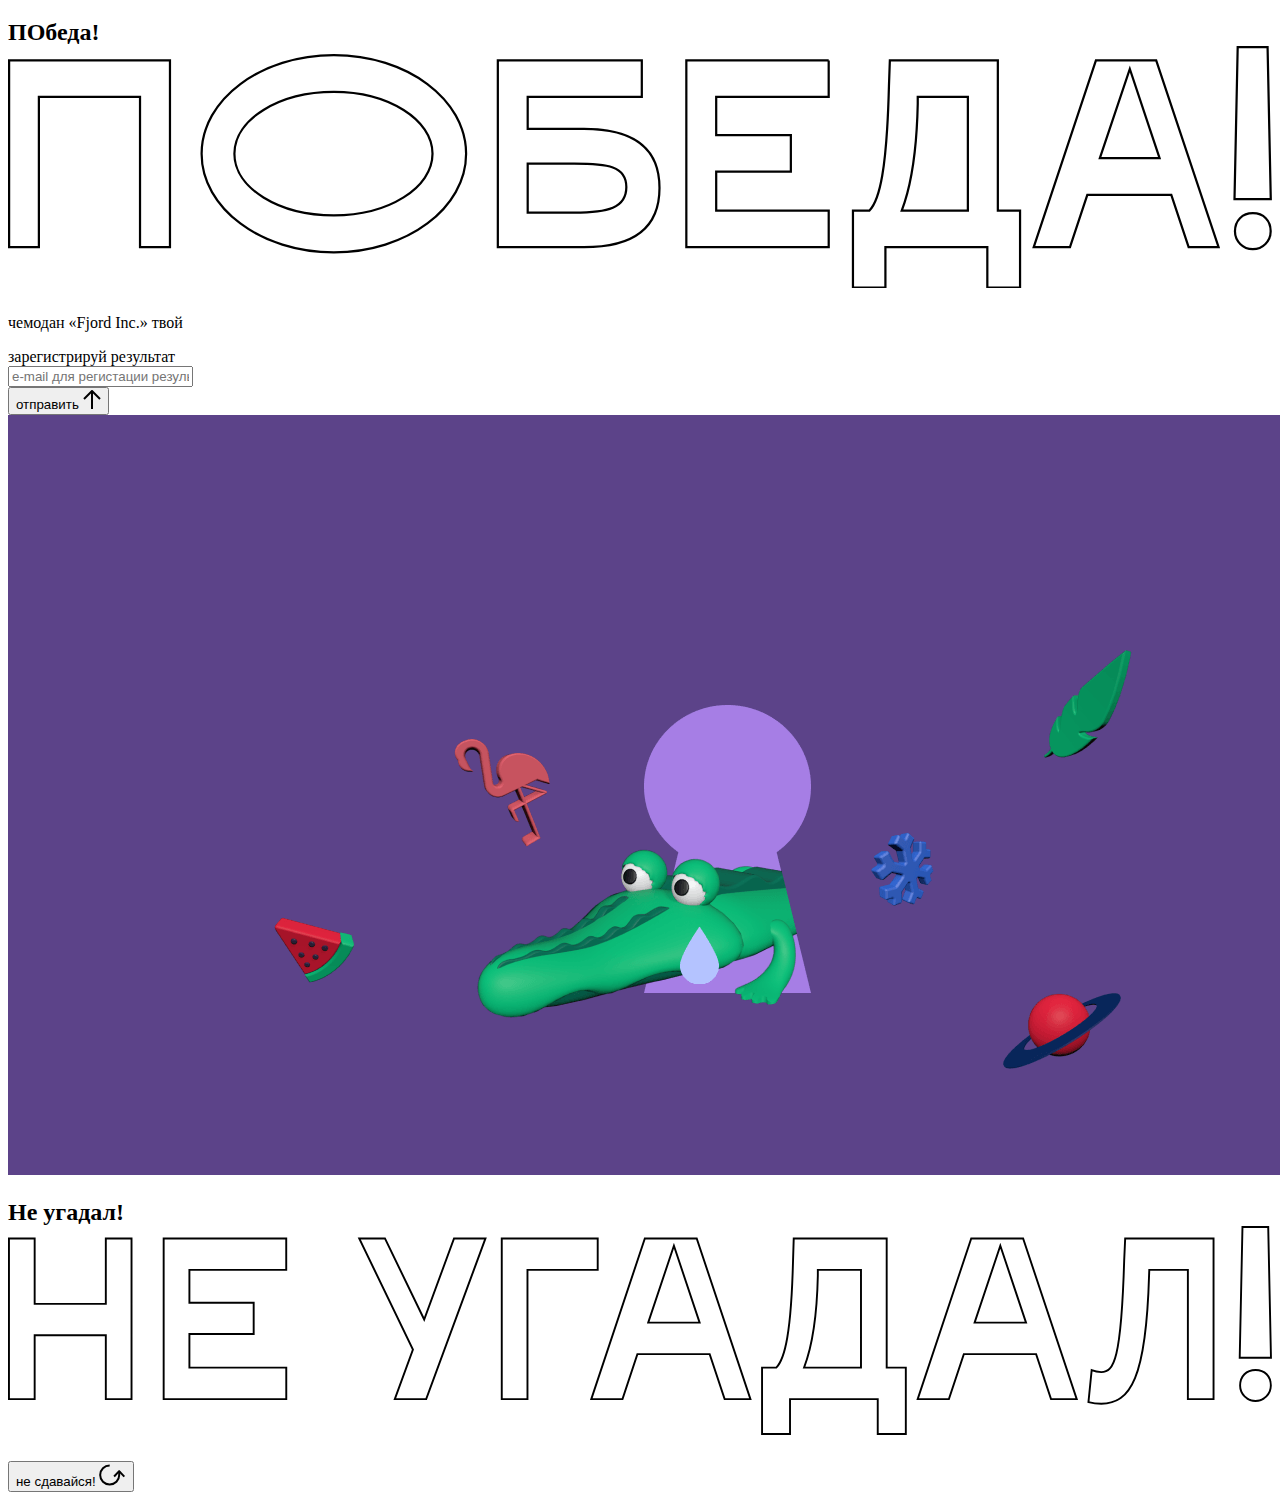
<file: source/index.html>
<!DOCTYPE html>
<html lang="ru">
<head>
  <meta charset="UTF-8">
  <meta name="description" content="">
  <meta name="viewport" content="width=device-width, initial-scale=1.0">
  <meta http-equiv="X-UA-Compatible" content="ie=edge">
  <title>Mysterious Vacation</title>
</head>
<body>

  <header class="page-header js-header">
    <div class="page-header__wrapper">
      <a href="#" class="page-header__logo" aria-label="Перейти на страницу FJORD.Inc">
        <svg width="100" height="15" viewBox="0 0 100 15" fill="none" xmlns="http://www.w3.org/2000/svg">
          <path d="M0.26 1.4V14H2.276V8.906H7.334V6.44H2.276V3.848H9.872V1.4H0.26ZM12.733 14.36C15.127 14.36 16.243 12.65 16.243 9.5V1.4H14.263V8.96C14.263 11.21 13.723 11.876 12.733 11.876C11.833 11.876 11.473 11.3 11.347 10.58L9.36702 10.94C9.63702 13.046 10.663 14.36 12.733 14.36ZM18.3918 7.7C18.3918 11.372 22.3878 14.36 27.3198 14.36C32.2518 14.36 36.2478 11.372 36.2478 7.7C36.2478 4.028 32.2518 1.04 27.3198 1.04C22.3878 1.04 18.3918 4.028 18.3918 7.7ZM20.6058 7.7C20.6058 5.378 23.6118 3.524 27.3198 3.524C30.9918 3.524 33.9798 5.378 33.9798 7.7C33.9798 10.004 30.9918 11.858 27.3198 11.858C23.6118 11.858 20.6058 10.004 20.6058 7.7ZM40.403 14V8.906H40.799L49.079 14.702V12.38L44.039 8.906H44.201C47.999 8.906 49.277 7.304 49.277 5.162C49.277 3.092 47.999 1.4 44.201 1.4H38.387V14H40.403ZM43.535 3.722C45.785 3.722 47.045 4.136 47.045 5.432C47.045 6.764 45.785 7.034 43.535 7.034H40.403V3.722H43.535ZM51.6936 1.382V14H57.8676C62.7456 14 66.7236 11.534 66.7236 7.7C66.7236 3.848 62.7456 1.382 57.8676 1.382H51.6936ZM53.7096 11.624V3.722H57.5436C61.5396 3.722 64.4916 5.018 64.4916 7.7C64.4916 10.238 61.5396 11.624 57.5436 11.624H53.7096ZM73.1832 14.018H74.9832V5H73.1832V14.018ZM72.9132 1.976C72.9132 2.57 73.3992 3.092 74.0832 3.092C74.7492 3.092 75.2352 2.57 75.2352 1.976C75.2352 1.382 74.7672 0.805999 74.0832 0.805999C73.3812 0.805999 72.9132 1.382 72.9132 1.976ZM76.7867 14H78.5687V9.104C78.7487 8.006 79.5947 6.962 81.0887 6.962C82.1147 6.962 83.2667 7.448 83.2667 9.554V14H85.0487V9.014C85.0487 6.152 83.2307 4.73 81.3587 4.73C79.9187 4.73 79.0727 5.558 78.5687 6.854V5H76.7867V14ZM90.9898 14.27C93.5098 14.27 95.3818 12.506 95.7238 10.328H94.0498C93.7258 11.3 92.6998 12.02 90.9898 12.02C88.8478 12.02 87.7678 10.922 87.7678 9.59C87.7678 8.24 88.8478 6.962 90.9898 6.962C92.7538 6.962 93.7978 7.844 94.0858 8.924H95.7418C95.4358 6.71 93.6178 4.73 90.9898 4.73C88.0918 4.73 86.1298 7.124 86.1298 9.59C86.1298 12.074 88.1278 14.27 90.9898 14.27ZM97.0693 12.938C97.0693 13.658 97.5553 14.144 98.2753 14.144C98.9953 14.144 99.4813 13.658 99.4813 12.938C99.4813 12.2 98.9953 11.714 98.2753 11.714C97.5553 11.714 97.0693 12.2 97.0693 12.938Z" fill="currentColor"/>
        </svg>
      </a>
      <button class="page-header__toggler js-menu-toggler" type="button" aria-label="Управление мобильным меню"><span>Меню</span></button>
      <nav class="page-header__nav">
        <div class="page-header__menu js-menu" id="menu">
          <ul>
            <li>
              <a class="js-menu-link active" href="#top" data-href="top">главная</a>
            </li>
            <li>
              <a class="js-menu-link" href="#story" data-href="story">история</a>
            </li>
            <li>
              <a class="js-menu-link" href="#prizes" data-href="prizes">призы</a>
            </li>
            <li>
              <a class="js-menu-link" href="#rules" data-href="rules">правила</a>
            </li>
            <li>
              <a class="js-menu-link" href="#game" data-href="game">игра</a>
            </li>
          </ul>
        </div>
        <div class="page-header__social">
          <div class="social-block js-social-block">
            <button class="social-block__toggler" aria-label="Управлять блоком с социальными кнопками">
              <svg width="26" height="22" viewBox="0 0 27 22" fill="none" xmlns="http://www.w3.org/2000/svg">
                <path d="M19.6721 7.43664C21.6273 7.43664 23.213 5.85095 23.213 3.89566C23.213 1.94037 21.6273 0.354675 19.6721 0.354675C17.7168 0.354675 16.1311 1.94037 16.1311 3.89566C16.1311 4.19968 16.1728 4.49178 16.2458 4.77345L7.21751 8.95527C6.57519 8.05214 5.52303 7.46049 4.33078 7.46049C2.37549 7.46049 0.789795 9.04618 0.789795 11.0015C0.789795 12.9568 2.37549 14.5425 4.33078 14.5425C5.52303 14.5425 6.57668 13.9508 7.21751 13.0477L16.2458 17.2295C16.1743 17.5112 16.1311 17.8033 16.1311 18.1073C16.1311 20.0626 17.7168 21.6483 19.6721 21.6483C21.6273 21.6483 23.213 20.0626 23.213 18.1073C23.213 16.152 21.6273 14.5663 19.6721 14.5663C18.4798 14.5663 17.4262 15.158 16.7853 16.0611L7.75701 11.8793C7.82854 11.5976 7.87176 11.3055 7.87176 11.0015C7.87176 10.6974 7.83003 10.4053 7.75701 10.1237L16.7853 5.94186C17.4262 6.84499 18.4783 7.43664 19.6721 7.43664Z" fill="currentColor"/>
              </svg>
            </button>
            <ul class="social-block__list">
              <li>
                <a class="social-block__link social-block__link--fb" href="#" aria-label="Мы на Facebook">
                  <svg width="8" height="17" viewBox="0 0 8 17" fill="none" xmlns="http://www.w3.org/2000/svg">
                    <path d="M4.24646 16.9899H1.09275L1.05793 8.49828H0V5.30707H1.05793V3.81124C1.05793 1.42084 2.57654 0 5.21735 0H7.41758V3.18585H5.30841C4.28262 3.18585 4.2478 3.48582 4.2478 4.24914V5.30707H7.42964L7.16716 8.49828H4.2478V16.9899H4.24646Z" fill="currentColor"/>
                  </svg>
                </a>
              </li>
              <li>
                <a class="social-block__link social-block__link--insta" href="#" aria-label="Мы в Instagram">
                  <svg width="15" height="15" viewBox="0 0 15 15" fill="none" xmlns="http://www.w3.org/2000/svg">
                    <path d="M11.0197 0H4.19806C2.14246 0 0.471191 1.66993 0.471191 3.72285V10.5499C0.471191 12.6082 2.14112 14.2727 4.19806 14.2727H11.0197C13.0753 14.2727 14.7466 12.6082 14.7466 10.5499V3.72285C14.7466 1.67127 13.0753 0 11.0197 0ZM11.0197 12.4849H4.19806C3.13076 12.4849 2.26432 11.6158 2.26432 10.5512V3.72419C2.26432 2.65956 3.13076 1.79715 4.19806 1.79715H11.0197C12.087 1.79715 12.9535 2.6609 12.9535 3.72419V10.5512C12.9535 11.6145 12.087 12.4849 11.0197 12.4849Z" fill="currentColor"/>
                    <path d="M7.60887 3.11084C5.38989 3.11084 3.58203 4.9187 3.58203 7.14036C3.58203 9.35532 5.38989 11.1645 7.60887 11.1645C9.83053 11.1645 11.6357 9.35666 11.6357 7.14036C11.6357 4.9187 9.83053 3.11084 7.60887 3.11084ZM7.60887 9.36871C6.37551 9.36871 5.37784 8.37372 5.37784 7.14036C5.37784 5.90699 6.37551 4.90665 7.60887 4.90665C8.83822 4.90665 9.84259 5.90833 9.84259 7.14036C9.84392 8.37238 8.83822 9.36871 7.60887 9.36871Z" fill="currentColor"/>
                    <path d="M11.3573 2.35962C10.8256 2.35962 10.3931 2.79752 10.3931 3.32381C10.3931 3.85546 10.8256 4.29336 11.3573 4.29336C11.8862 4.29336 12.3215 3.85546 12.3215 3.32381C12.3215 2.79752 11.8862 2.35962 11.3573 2.35962Z" fill="currentColor"/>
                  </svg>
                </a>
              </li>
              <li>
                <a class="social-block__link social-block__link--vk" href="#" aria-label="Мы ВКонтакте">
                  <svg width="17" height="10" viewBox="0 0 17 10" fill="none" xmlns="http://www.w3.org/2000/svg">
                    <path d="M14.1234 4.9002C14.1234 4.9002 16.3623 1.72708 16.5866 0.680242C16.6595 0.312285 16.4947 0.103188 16.1069 0.103188C16.1069 0.103188 14.8193 0.103188 14.168 0.103188C13.7235 0.103188 13.5587 0.293278 13.4235 0.579768C13.4235 0.579768 12.3724 2.82553 11.0969 4.24712C10.6861 4.70333 10.4781 4.84318 10.2511 4.84318C10.0646 4.84318 9.98625 4.6911 9.98625 4.27834V0.649016C9.98625 0.147997 9.92545 0.00135496 9.5066 0.00135496H6.39628C6.15578 0.00135496 6.0085 0.134417 6.0085 0.324506C6.0085 0.801084 6.73406 0.908351 6.73406 2.20231V4.87305C6.73406 5.40529 6.70569 5.61575 6.45303 5.61575C5.78016 5.61575 4.19528 3.30618 3.30623 0.678887C3.12923 0.145282 2.93737 0 2.43475 0H0.486409C0.205373 0 0 0.190085 0 0.476576C0 0.991172 0.60666 3.40801 2.99277 6.64358C4.59927 8.8201 6.70569 10 8.60269 10C9.76196 10 10.0416 9.80312 10.0416 9.31432V7.63883C10.0416 7.22607 10.2065 7.04956 10.4429 7.04956C10.7078 7.04956 11.1847 7.13238 12.2805 8.22268C13.5843 9.47862 13.6762 10 14.3896 10H16.5676C16.7919 10 17 9.89273 17 9.52342C17 9.02919 16.3623 8.15343 15.384 7.10659C14.9801 6.56755 14.3302 5.98914 14.1248 5.72301C13.8275 5.40801 13.9154 5.23014 14.1234 4.9002Z" fill="currentColor"/>
                  </svg>
                </a>
              </li>
            </ul>
          </div>
        </div>
      </nav>
    </div>
  </header>

  <main class="page-content">

    <section class="animation-screen"></section>
    
    <section class="screen screen--hidden screen--intro" id="top">
      <div class="screen__wrapper">
        <div class="intro">
          <h1 class="intro__title">Таинственный<br>отпуск</h1>
          <div class="intro__content">
            <div class="intro__info">
              <p class="intro__label">Даты проведения конкурса:</p>
              <p class="intro__date">01 — 31.05 / 2020</p>
            </div>
            <div class="intro__message">
              <p>
                Отгадай первым место назначения и&nbsp;отправься в&nbsp;путешествие в&nbsp;любое время или получи один из многочисленных призов
                <svg width="16" height="16" viewBox="0 0 10 10" fill="none" xmlns="http://www.w3.org/2000/svg">
                  <path d="M0 6.35337L3.90271 4.99012L0 3.64663L1.34615 1.32374L4.44287 4.01073L3.67364 0H6.34615L5.57692 4.01073L8.65385 1.32374L10 3.64663L6.13405 4.99012L10 6.35337L8.65385 8.65651L5.57692 5.98927L6.34615 10H3.67364L4.44287 5.96952L1.34615 8.65651L0 6.35337Z" fill="currentColor"/>
                </svg>
              </p>
            </div>
          </div>
        </div>
      </div>
      <div class="screen__footer js-footer">
        <button class="screen__footer-enlarge js-footer-toggler" type="button" aria-label="Показать сообщение">
          <svg width="10" height="10" viewBox="0 0 10 10" fill="none" xmlns="http://www.w3.org/2000/svg">
            <path d="M0 6.35337L3.90271 4.99012L0 3.64663L1.34615 1.32374L4.44287 4.01073L3.67364 0H6.34615L5.57692 4.01073L8.65385 1.32374L10 3.64663L6.13405 4.99012L10 6.35337L8.65385 8.65651L5.57692 5.98927L6.34615 10H3.67364L4.44287 5.96952L1.34615 8.65651L0 6.35337Z" fill="currentColor"/>
          </svg>
        </button>
        <button class="screen__footer-collapse js-footer-toggler" type="button" aria-label="Скрыть сообщение">
          <svg width="13" height="13" viewBox="0 0 13 13" fill="none" xmlns="http://www.w3.org/2000/svg">
            <line x1="12.3536" y1="0.353553" x2="0.738349" y2="11.9688" stroke="currentColor"/>
            <line x1="0.738319" y1="0.539925" x2="12.3535" y2="12.1551" stroke="currentColor"/>
          </svg>
        </button>
        <div class="screen__footer-wrapper">
          <div class="screen__footer-announce">
            <p class="screen__footer-label">Даты проведения конкурса:</p>
            <p class="screen__footer-date">01 — 31.05 / 2020</p>
          </div>
          <div class="screen__footer-note">
            <p>
              <svg width="10" height="10" viewBox="0 0 10 10" fill="none" xmlns="http://www.w3.org/2000/svg">
                <path d="M0 6.35337L3.90271 4.99012L0 3.64663L1.34615 1.32374L4.44287 4.01073L3.67364 0H6.34615L5.57692 4.01073L8.65385 1.32374L10 3.64663L6.13405 4.99012L10 6.35337L8.65385 8.65651L5.57692 5.98927L6.34615 10H3.67364L4.44287 5.96952L1.34615 8.65651L0 6.35337Z" fill="currentColor"/>
              </svg>
              <span>Победители могут выбрать любые 14 дней подряд в&nbsp;течение двух лет с&nbsp;даты окончания конкурса. Победители могут воспользоваться путевкой сами или подарить другому лицу.</span>
            </p>
          </div>
        </div>
      </div>
    </section>

    <section class="screen screen--hidden screen--story" id="story">

      <div class="slider swiper-container js-slider">

        <div class="swiper-wrapper">

          <div class="slider__item swiper-slide">
            <h2 class="slider__item-title">История</h2>
            <p class="slider__item-text">Джеймс Таргет был основателем компании &laquo;Fjord Inc.&raquo;. С&nbsp;1965 года &laquo;Fjord Inc.&raquo; прославилась надёжными и&nbsp;удобными чемоданами и&nbsp;аксессуарами для туристов.</p>
          </div>

          <div class="slider__item swiper-slide">
            <p class="slider__item-text">Когда Джеймсу было 7&nbsp;лет, в&nbsp;их&nbsp;доме гостил дядюшка и&nbsp;развлекал детей рассказами о&nbsp;своей поездке в&nbsp;место, показавшееся малышу Таргету невероятным. Тогда Джеймс решил, что однажды посетит его, но&nbsp;не&nbsp;будет рассказывать о&nbsp;мечте, пока не&nbsp;осуществит.</p>
          </div>

          <div class="slider__item swiper-slide">
            <p class="slider__item-text">Джеймс Таргет стал увлеченным путешественником. Он&nbsp;посетил 5&nbsp;континентов, 126&nbsp;стран.</p>
          </div>

          <div class="slider__item swiper-slide">
            <p class="slider__item-text">Он&nbsp;сплавлялся по&nbsp;Амазонке и&nbsp;погружался в&nbsp;пещеры Франции, медитировал в&nbsp;горах Тибета и&nbsp;пожимал руку вождя племени Акугауа.</p>
          </div>

          <div class="slider__item swiper-slide">
            <p class="slider__item-text">Из&nbsp;своих поездок Джеймс Таргет привозил идеи, как сделать свои чемоданы &laquo;Fjord Inc.&raquo; удобными и&nbsp;приспособленными к&nbsp;разным дорожным условиям.</p>
          </div>

          <div class="slider__item swiper-slide">
            <p class="slider__item-text">Всё это время Джеймс не&nbsp;оставлял идею поездки своей мечты. Однако, как только он&nbsp;брался за&nbsp;планирование, возникали препятствия, не&nbsp;позволяющие отправиться туда.</p>
          </div>

          <div class="slider__item swiper-slide">
            <p class="slider__item-text">В&nbsp;возрасте 67&nbsp;лет Джеймс Таргет попал под лавину и&nbsp;погиб. В&nbsp;своём завещании он&nbsp;поручил отправить в&nbsp;заветное путешествие трёх смельчаков, единых с&nbsp;ним духом.</p>
          </div>

          <div class="slider__item swiper-slide">
            <p class="slider__item-text">Тех, кто сможет узнать таинственное место, задавая вопросы специально обученному ИИ&nbsp;&laquo;Соне&raquo;, ждет фантастическое путешествие.</p>
          </div>
        </div>
        <div class="slider__controls">
          <button class="slider__control slider__control--prev js-control-prev" type="button" aria-label="Показать предыдущую историю">
            <svg width="12" height="22" viewBox="0 0 12 22" fill="none" xmlns="http://www.w3.org/2000/svg">
              <path d="M11 1L1 11L11 21" stroke="currentColor" stroke-width="2" stroke-linejoin="round"/>
            </svg>
          </button>
          <button class="slider__control slider__control--next js-control-next" type="button" aria-label="Показать следующую историю">
            <svg width="12" height="22" viewBox="0 0 12 22" fill="none" xmlns="http://www.w3.org/2000/svg">
              <path d="M1 1L11 11L1 21" stroke="currentColor" stroke-width="2" stroke-linejoin="round"/>
            </svg>
          </button>
        </div>
        <div class="slider__pagination swiper-pagination"></div>
      </div>
    </section>

    <section class="screen screen--hidden screen--prizes" id="prizes">
      <div class="screen__wrapper">
        <div class="prizes">
          <h2 class="prizes__title">ПРизы</h2>
          <div class="prizes__lead">
            <p>Найди ответ и&nbsp;получи один из&nbsp;призов:</p>
          </div>
          <ul class="prizes__list">
            <li class="prizes__item prizes__item--journeys">
              <div class="prizes__icon">
                <img src="img/module-3/img/primary-award.svg" alt="">
              </div>
              <p class="prizes__desc">
                <b>3</b>
                <span>загадочных путешествия</span>
              </p>
            </li>
            <li class="prizes__item prizes__item--cases">
              <div class="prizes__icon">
                <picture>
                  <source srcset="img/prize2-mob.svg" media="(orientation: portrait)">
                  <img src="img/prize2.svg" alt="">
                </picture>
              </div>
              <p class="prizes__desc">
                <b>7</b>
                <span>надежных чемоданов</span>
              </p>
            </li>
            <li class="prizes__item prizes__item--codes">
              <div class="prizes__icon">
                <picture>
                  <source srcset="img/prize3-mob.svg" media="(orientation: portrait)">
                  <img src="img/prize3.svg" alt="">
                </picture>
              </div>
              <p class="prizes__desc">
                <b>900</b>
                <span>
                  промокодов на&nbsp;скидку 15%
                  <svg width="10" height="10" viewBox="0 0 10 10" fill="none" xmlns="http://www.w3.org/2000/svg">
                    <path d="M0 6.35337L3.90271 4.99012L0 3.64663L1.34615 1.32374L4.44287 4.01073L3.67364 0H6.34615L5.57692 4.01073L8.65385 1.32374L10 3.64663L6.13405 4.99012L10 6.35337L8.65385 8.65651L5.57692 5.98927L6.34615 10H3.67364L4.44287 5.96952L1.34615 8.65651L0 6.35337Z" fill="currentColor"/>
                  </svg>
                </span>
              </p>
            </li>
          </ul>
        </div>
      </div>
      <div class="screen__footer js-footer">
        <button class="screen__footer-enlarge js-footer-toggler" type="button" aria-label="Показать сообщение">
          <svg width="10" height="10" viewBox="0 0 10 10" fill="none" xmlns="http://www.w3.org/2000/svg">
            <path d="M0 6.35337L3.90271 4.99012L0 3.64663L1.34615 1.32374L4.44287 4.01073L3.67364 0H6.34615L5.57692 4.01073L8.65385 1.32374L10 3.64663L6.13405 4.99012L10 6.35337L8.65385 8.65651L5.57692 5.98927L6.34615 10H3.67364L4.44287 5.96952L1.34615 8.65651L0 6.35337Z" fill="currentColor"/>
          </svg>
        </button>
        <button class="screen__footer-collapse js-footer-toggler" type="button" aria-label="Скрыть сообщение">
          <svg width="13" height="13" viewBox="0 0 13 13" fill="none" xmlns="http://www.w3.org/2000/svg">
            <line x1="12.3536" y1="0.353553" x2="0.738349" y2="11.9688" stroke="currentColor"/>
            <line x1="0.738319" y1="0.539925" x2="12.3535" y2="12.1551" stroke="currentColor"/>
          </svg>
        </button>
        <div class="screen__footer-wrapper">
          <div class="screen__footer-announce">
            <p class="screen__footer-label">Даты проведения конкурса:</p>
            <p class="screen__footer-date">01 — 31.05 / 2020</p>
          </div>
          <div class="screen__footer-note">
            <p>
              <svg width="10" height="10" viewBox="0 0 10 10" fill="none" xmlns="http://www.w3.org/2000/svg">
                <path d="M0 6.35337L3.90271 4.99012L0 3.64663L1.34615 1.32374L4.44287 4.01073L3.67364 0H6.34615L5.57692 4.01073L8.65385 1.32374L10 3.64663L6.13405 4.99012L10 6.35337L8.65385 8.65651L5.57692 5.98927L6.34615 10H3.67364L4.44287 5.96952L1.34615 8.65651L0 6.35337Z" fill="currentColor"/>
              </svg>
              <span>Скидка&nbsp;15% на&nbsp;единоразовое приобретение путёвки с&nbsp;1&nbsp;июня 2020 по&nbsp;31&nbsp;мая 2022&nbsp;года. Суммируется с&nbsp;другими акциями</span>
            </p>
          </div>
        </div>
      </div>
    </section>

    <section class="screen screen--hidden screen--rules" id="rules">
      <div class="screen__wrapper">
        <div class="rules">
          <h2 class="rules__title">Правила</h2>
          <div class="rules__lead">
            <p>Для того чтобы получить наследство Джеймса Таргета, тебе нужно выведать у&nbsp;&laquo;Сони&raquo;, куда предстоит отправиться тебе в&nbsp;случае победы</p>
          </div>
          <ol class="rules__list">
            <li class="rules__item">
              <p>Тебе отводится <br>5&nbsp;минут</p>
            </li>
            <li class="rules__item">
              <p>Задавай любые вопросы в&nbsp;текстовом поле</p>
            </li>
            <li class="rules__item">
              <p>Нажимай кнопку &laquo;Узнать&raquo;, чтобы получить ответ</p>
            </li>
            <li class="rules__item">
              <p>&laquo;Соня&raquo; может отвечать только&nbsp;Да или Нет</p>
            </li>
          </ol>
          <a href="#game" class="rules__link btn animate__btn">Погнали!</a>
        </div>
      </div>
      <div class="screen__disclaimer">
        <div class="disclaimer">
          <ul>
            <li>
              <a href="#">Правовая информация</a>
            </li>
            <li>
              <a href="#">Подробные правила</a>
            </li>
          </ul>
        </div>
      </div>
    </section>

    <section class="screen screen--hidden screen--game" id="game">
      <div class="screen__wrapper">
        <div class="game">
          <div class="game__header">
            <h2 class="game__title">Игра</h2>
            <div class="game__counter">
              <span>05</span>:<span>00</span>
            </div>
          </div>
          <div class="game__body">
            <div class="chat">
              <div class="chat__body js-chat">
                <ul class="chat__list" id="messages"></ul>
              </div>
              <div class="chat__footer">
                <form action="#" method="post" class="form" id="message-form">
                  <label for="message-field" class="visually-hidden">Поле для ввода вопроса</label>
                  <div class="field__wrapper">
                    <input type="text" class="form__field" id="message-field">
                  </div>
                  <button class="form__button btn">
                    Узнать
                    <svg width="18" height="19" viewBox="0 0 18 19" fill="none" xmlns="http://www.w3.org/2000/svg">
                      <path stroke="currentColor" stroke-width="2" d="M9 19V1"/>
                      <path d="M1 9l8-8 8 8" stroke="currentColor" stroke-width="2" stroke-linejoin="round"/>
                    </svg>
                  </button>
                </form>
              </div>
            </div>
          </div>
          <!-- временные кнопки для показа результата -->
          <div class="game__buttons">
            <button class="game__button btn js-show-result" type="button" data-target="result">Положительный результат</button>
            <button class="game__button btn js-show-result" type="button" data-target="result2">Положительный результат - 2</button>
            <button class="game__button btn js-show-result" type="button" data-target="result3">Отрицательный результат</button>
          </div>
        </div>
      </div>
    </section>

    <section class="screen screen--hidden screen--result" id="result">
      <div class="screen__wrapper">
        <div class="result result--trip">
          <div class="result__image">
            <picture>
              <source srcset="img/result1-mob.png 1x, img/result1-mob@2x.png 2x" media="(max-width: 768px) and (orientation: portrait)">
              <img src="img/result1.png" srcset="img/result1@2x.png 2x" alt="">
            </picture>
          </div>
          <h2 class="result__title">
            <span class="visually-hidden">ПОбеда!</span>
            <svg xmlns="http://www.w3.org/2000/svg" viewBox="0 0 568.85 109.24">
              <path d="M16,24.44V92H2.6V8H75V92H61.52V24.44H16Z" transform="translate(-2.1 -1.5)" fill="none" stroke="currentColor"/>
              <path
                d="M148.76,5.6c32.88,0,59.52,19.92,59.52,44.4s-26.64,44.4-59.52,44.4S89.24,74.48,89.24,50,115.88,5.6,148.76,5.6Zm0,72.12c24.48,0,44.4-12.36,44.4-27.72s-19.92-27.84-44.4-27.84C124,22.16,104,34.52,104,50S124,77.72,148.76,77.72Z"
                transform="translate(-2.1 -1.5)" fill="none" stroke="currentColor"/>
              <path
                d="M287.36,8V24.44H236v14.4h25.32c25.44,0,34,11.16,34,26.52,0,15.6-8.52,26.64-34,26.64H222.56V8h64.8ZM256.88,76.52c15.12,0,23.52-2,23.52-11.52S272,54.44,256.88,54.44H236V76.52h20.88Z"
                transform="translate(-2.1 -1.5)" fill="none" stroke="currentColor"/>
              <path d="M371.47,8V24.44H320.84V41.6h33.6V58h-33.6V75.56h50.64V92H307.4V8h64.08Z" transform="translate(-2.1 -1.5)"
                    fill="none" stroke="currentColor"/>
              <path
                d="M382.39,110.24V75.56h7.44c4.56-4.68,7.8-18.36,8.76-56L399,8h48.6V75.56h10v34.68H442.87V92H397v18.24H382.39Zm51.72-34.68V24.44H411.55v3.12c-0.48,22.44-3.24,37.68-7.2,48h29.76Z"
                transform="translate(-2.1 -1.5)" fill="none" stroke="currentColor"/>
              <path
                d="M463.75,92l28-84h27.12l28.08,84H533.47l-7.8-23.52h-37.8L480.07,92H463.75Zm56.64-40L507,11.84,493.51,52h26.88Z"
                transform="translate(-2.1 -1.5)" fill="none" stroke="currentColor"/>
              <path
                d="M554.12,70.4L555.55,2H569l1.44,68.4H554.12Zm8.28,6.36c4.8,0,8,3.24,8,8.16a8,8,0,1,1-16.08,0C554.35,80,557.59,76.76,562.39,76.76Z"
                transform="translate(-2.1 -1.5)" fill="none" stroke="currentColor"/>
            </svg>
          </h2>
          <div class="result__text">
            <p>ты&nbsp;отправляешься в&nbsp;Арктику!</p>
          </div>
          <div class="result__form">
            <form action="#" method="post" class="form form--result">
              <label for="email-field" class="form__label">зарегистрируй результат</label>
              <div class="field__wrapper">
                <input type="email" class="form__field" id="email-field" placeholder="e-mail для регистации результата и получения приза" required>
              </div>
              <button class="form__button btn">
                отправить
                <svg width="18" height="19" viewBox="0 0 18 19" fill="none" xmlns="http://www.w3.org/2000/svg">
                  <path stroke="currentColor" stroke-width="2" d="M9 19V1"/>
                  <path d="M1 9l8-8 8 8" stroke="currentColor" stroke-width="2" stroke-linejoin="round"/>
                </svg>
              </button>
            </form>
          </div>
        </div>
      </div>
    </section>

    <section class="screen screen--hidden screen--result" id="result2">
      <div class="screen__wrapper">
        <div class="result result--prize">
          <div class="result__image">
            <img src="img/result2/leaf_blue_1.png" alt="" class="result__image--leaf1">
            <img src="img/result2/leaf_blue_2.png" alt="" class="result__image--leaf2">
            <img src="img/result2/leaf_green.png" alt="" class="result__image--leaf3">
            <div class="suitcase__wrapper">
              <img src="img/result2/suitcase.png" alt="" class="result__image--suitcase">
            </div>
            <img src="img/result2/flamingo.png" alt="" class="result__image--flamingo">
          </div>
          <h2 class="result__title">
            <span class="visually-hidden">ПОбеда!</span>
            <svg xmlns="http://www.w3.org/2000/svg" viewBox="0 0 568.85 109.24">
              <path d="M16,24.44V92H2.6V8H75V92H61.52V24.44H16Z" transform="translate(-2.1 -1.5)" fill="none" stroke="currentColor"/>
              <path
                d="M148.76,5.6c32.88,0,59.52,19.92,59.52,44.4s-26.64,44.4-59.52,44.4S89.24,74.48,89.24,50,115.88,5.6,148.76,5.6Zm0,72.12c24.48,0,44.4-12.36,44.4-27.72s-19.92-27.84-44.4-27.84C124,22.16,104,34.52,104,50S124,77.72,148.76,77.72Z"
                transform="translate(-2.1 -1.5)" fill="none" stroke="currentColor"/>
              <path
                d="M287.36,8V24.44H236v14.4h25.32c25.44,0,34,11.16,34,26.52,0,15.6-8.52,26.64-34,26.64H222.56V8h64.8ZM256.88,76.52c15.12,0,23.52-2,23.52-11.52S272,54.44,256.88,54.44H236V76.52h20.88Z"
                transform="translate(-2.1 -1.5)" fill="none" stroke="currentColor"/>
              <path d="M371.47,8V24.44H320.84V41.6h33.6V58h-33.6V75.56h50.64V92H307.4V8h64.08Z" transform="translate(-2.1 -1.5)"
                    fill="none" stroke="currentColor"/>
              <path
                d="M382.39,110.24V75.56h7.44c4.56-4.68,7.8-18.36,8.76-56L399,8h48.6V75.56h10v34.68H442.87V92H397v18.24H382.39Zm51.72-34.68V24.44H411.55v3.12c-0.48,22.44-3.24,37.68-7.2,48h29.76Z"
                transform="translate(-2.1 -1.5)" fill="none" stroke="currentColor"/>
              <path
                d="M463.75,92l28-84h27.12l28.08,84H533.47l-7.8-23.52h-37.8L480.07,92H463.75Zm56.64-40L507,11.84,493.51,52h26.88Z"
                transform="translate(-2.1 -1.5)" fill="none" stroke="currentColor"/>
              <path
                d="M554.12,70.4L555.55,2H569l1.44,68.4H554.12Zm8.28,6.36c4.8,0,8,3.24,8,8.16a8,8,0,1,1-16.08,0C554.35,80,557.59,76.76,562.39,76.76Z"
                transform="translate(-2.1 -1.5)" fill="none" stroke="currentColor"/>
            </svg>
          </h2>
          <div class="result__text">
            <p>чемодан &laquo;Fjord&nbsp;Inc.&raquo;&nbsp;твой</p>
          </div>
          <div class="result__form">
            <form action="#" method="post" class="form form--result">
              <label for="email-field2" class="form__label">зарегистрируй результат</label>
              <div class="field__wrapper">
                <input type="email" class="form__field" id="email-field2" placeholder="e-mail для регистации результата и получения приза" required>
              </div>
              <button class="form__button btn">
                <span class="form__button--text">отправить</span>
                <svg width="18" height="19" viewBox="0 0 18 19" fill="none" xmlns="http://www.w3.org/2000/svg">
                  <path stroke="currentColor" stroke-width="2" d="M9 19V1"/>
                  <path d="M1 9l8-8 8 8" stroke="currentColor" stroke-width="2" stroke-linejoin="round"/>
                </svg>
              </button>
            </form>
          </div>
        </div>
      </div>
    </section>

    <section class="screen screen--hidden screen--result" id="result3">
      <div class="screen__wrapper">
        <div class="result result--negative">
          <div class="result__image">
            <picture>
              <source srcset="img/result3-mob.png 1x, img/result3-mob@2x.png 2x" media="(max-width: 768px) and (orientation: portrait)">
              <img src="img/result3.png" srcset="img/result3@2x.png 2x" alt="">
            </picture>
          </div>
          <h2 class="result__title">
            <span class="visually-hidden">Не угадал!</span>
            <svg xmlns="http://www.w3.org/2000/svg" viewBox="0 0 660.77 109.24">
              <path d="M2.66,92V8H16.1V42.2H53.3V8H66.74V92H53.3V58.64H16.1V92H2.66Z" transform="translate(-2.16 -1.5)"
                    fill="none" stroke="currentColor"/>
              <path d="M147.62,8V24.44H97V41.6h33.6V58H97V75.56h50.64V92H83.54V8h64.08Z" transform="translate(-2.16 -1.5)"
                    fill="none" stroke="currentColor"/>
              <path d="M199.22,8l20.52,42.36L235.34,8h16.44l-31,84H204.38l9.48-25.92L185.78,8h13.44Z"
                    transform="translate(-2.16 -1.5)" fill="none" stroke="currentColor"/>
              <path d="M273.74,24.44V92H260.3V8h50.16V24.44H273.74Z" transform="translate(-2.16 -1.5)" fill="none"
                    stroke="currentColor"/>
              <path
                d="M307.1,92l28-84h27.12l28.08,84H376.82L369,68.48h-37.8L323.42,92H307.1Zm56.64-40L350.3,11.84,336.86,52h26.88Z"
                transform="translate(-2.16 -1.5)" fill="none" stroke="currentColor"/>
              <path
                d="M396.38,110.24V75.56h7.44c4.56-4.68,7.8-18.36,8.76-56L412.94,8h48.6V75.56h10v34.68H456.86V92H411v18.24H396.38ZM448.1,75.56V24.44H425.54v3.12c-0.48,22.44-3.24,37.68-7.2,48H448.1Z"
                transform="translate(-2.16 -1.5)" fill="none" stroke="currentColor"/>
              <path
                d="M477.74,92l28-84h27.12L560.9,92H547.46l-7.8-23.52h-37.8L494.06,92H477.74Zm56.64-40-13.44-40.2L507.5,52h26.88Z"
                transform="translate(-2.16 -1.5)" fill="none" stroke="currentColor"/>
              <path
                d="M568.7,76.88a13.77,13.77,0,0,0,5,1c6.6,0,10.44-6.24,12-58.32L586.22,8h46.2V92H619V24.44H598.82l-0.12,3.12C597.14,81,589,94.4,573.74,94.4a28.55,28.55,0,0,1-6.72-.84Z"
                transform="translate(-2.16 -1.5)" fill="none" stroke="currentColor"/>
              <path
                d="M646.1,70.4L647.54,2H661l1.44,68.4H646.1Zm8.28,6.36c4.8,0,8,3.24,8,8.16a8,8,0,0,1-16.08,0C646.34,80,649.58,76.76,654.38,76.76Z"
                transform="translate(-2.16 -1.5)" fill="none" stroke="currentColor"/>
            </svg>
          </h2>
          <button class="result__button js-play" type="button">
            не сдавайся!
            <span class="repeat-icon">
              <svg width="27" height="22" viewBox="0 0 27 22" fill="none" xmlns="http://www.w3.org/2000/svg">
                <path d="M10.6899 1.47998C5.42992 1.47998 1.16992 5.73998 1.16992 11C1.16992 16.26 5.42992 20.52 10.6899 20.52C15.9499 20.52 20.2099 16.26 20.2099 11V7.13998" stroke="currentColor" stroke-width="2" stroke-miterlimit="10"/>
                <path d="M15.1099 12.5099L20.1499 7.13989L25.3099 12.6299" stroke="currentColor" stroke-width="2" stroke-miterlimit="10" stroke-linejoin="round"/>
              </svg>
            </span>
          </button>
        </div>
      </div>
    </section>

    <section class="background-screen" id="backgroundScreen"></section>

  </main>

</body>
</html>
</file>
